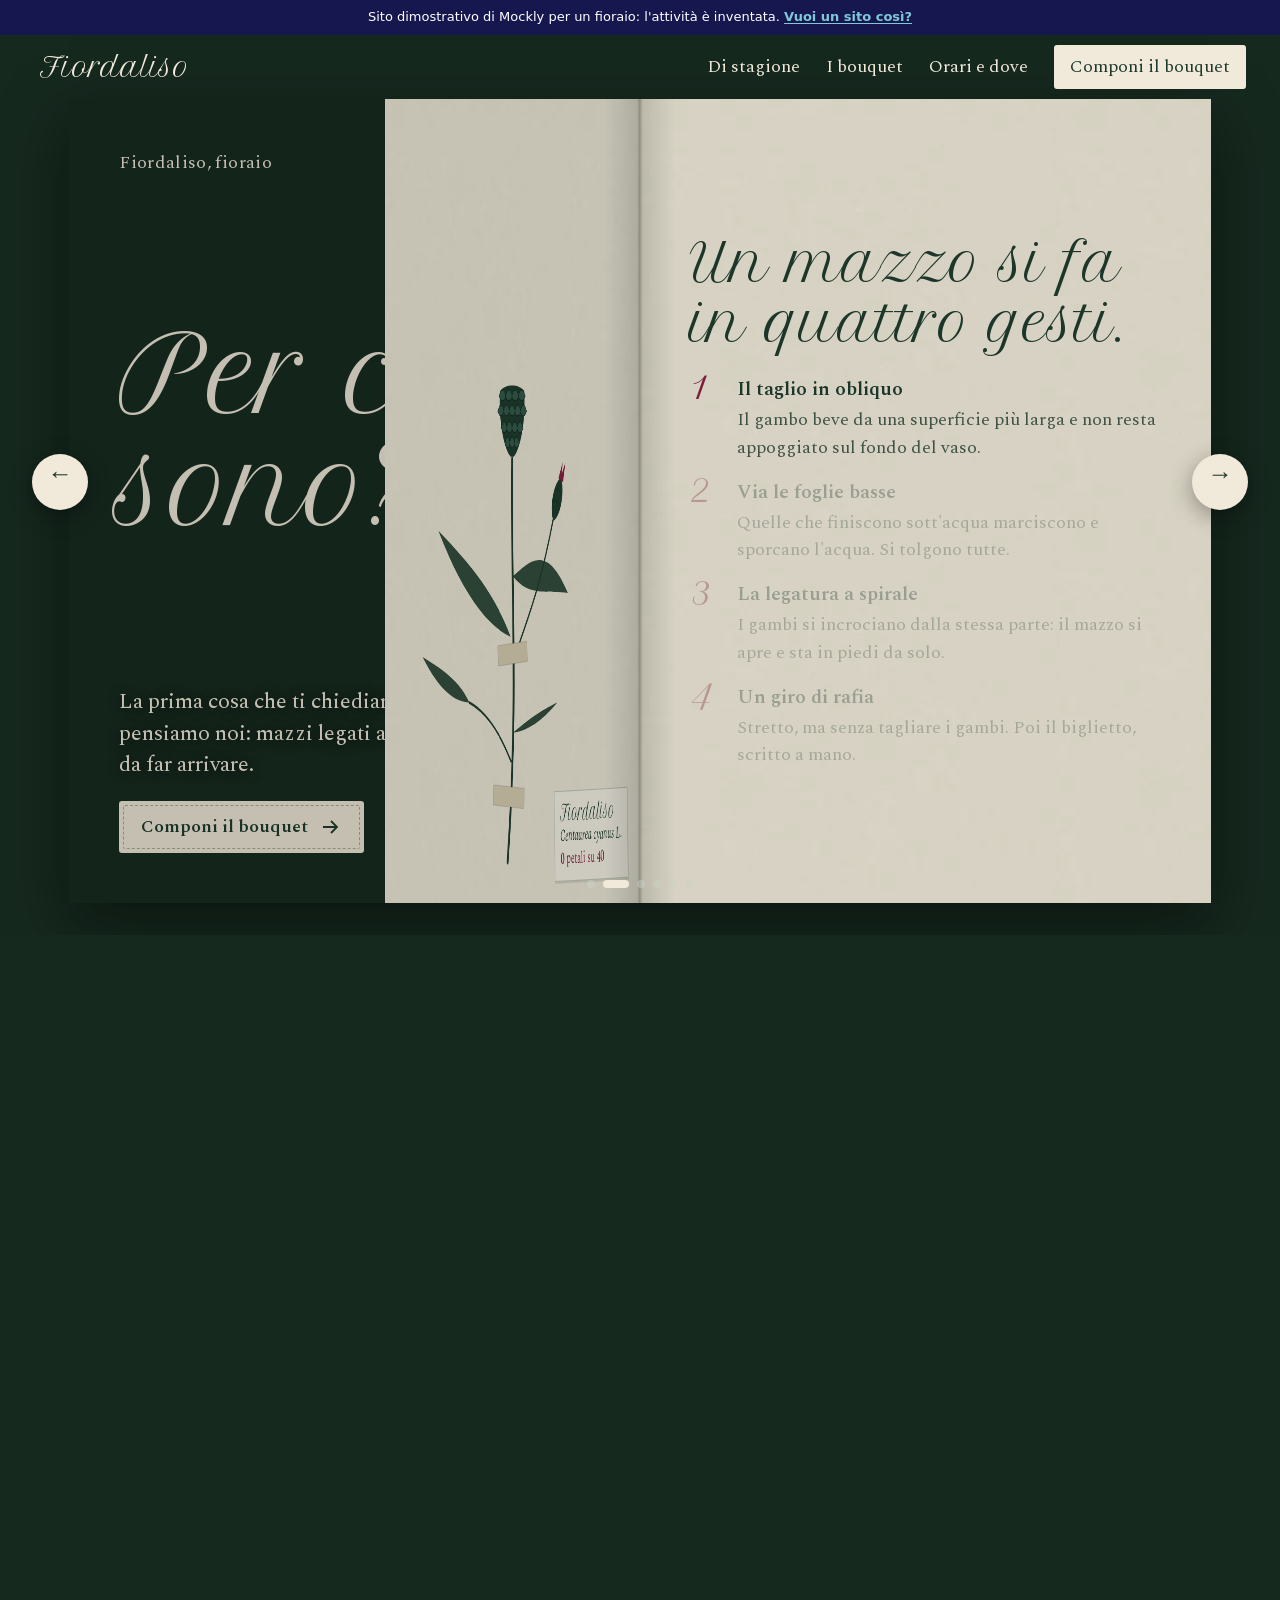
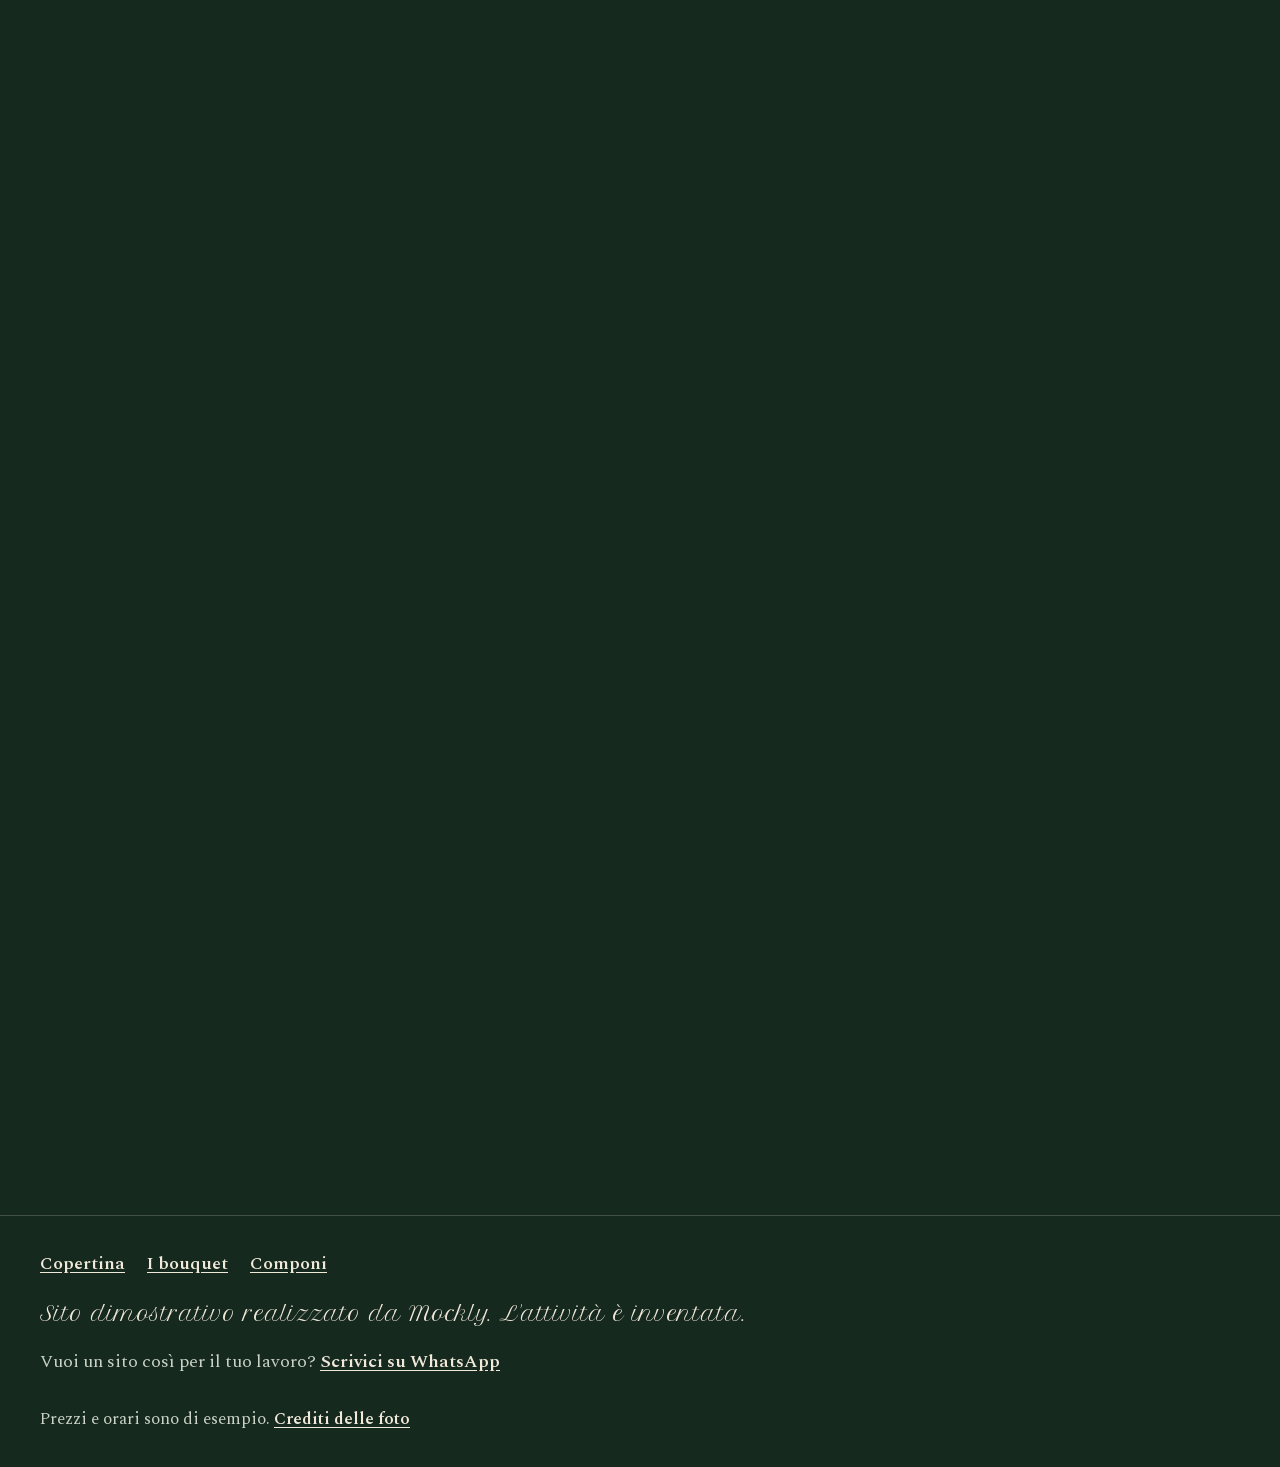
<file: index.html>
<!doctype html>
<html lang="it">
<head>
<meta charset="utf-8">
<meta name="viewport" content="width=device-width, initial-scale=1, viewport-fit=cover">
<title>Fiordaliso, fioraio · Per chi sono?</title>
<meta name="description" content="Fiordaliso, un fioraio inventato per una dimostrazione di Mockly: mazzi legati a mano, compositore del bouquet e biglietto scritto da te.">
<meta name="theme-color" content="#16291F">
<meta property="og:type" content="website">
<meta property="og:locale" content="it_IT">
<meta property="og:title" content="Fiordaliso, fioraio · Per chi sono?">
<meta property="og:description" content="Fiordaliso, un fioraio inventato per una dimostrazione di Mockly: mazzi legati a mano, compositore del bouquet e biglietto scritto da te.">
<meta property="og:image" content="assets/img/og.jpg">
<meta name="twitter:card" content="summary_large_image">
<link rel="icon" href="assets/img/icona.svg" type="image/svg+xml">
<link rel="apple-touch-icon" href="assets/img/icona-180.png">
<link rel="manifest" href="site.webmanifest">
<link rel="preload" href="assets/fonts/petit-formal-script-400.woff2" as="font" type="font/woff2" crossorigin>
<link rel="preload" href="assets/fonts/spectral-400.woff2" as="font" type="font/woff2" crossorigin>
<link rel="preload" as="image" href="assets/img/copertina-640.webp" imagesrcset="assets/img/copertina-640.webp 640w, assets/img/copertina-1080.webp 1080w, assets/img/copertina-1440.webp 1440w" imagesizes="(min-width:1024px) 50vw, 100vw" fetchpriority="high">
<link rel="stylesheet" href="assets/css/style.css">
<script src="assets/js/season.js"></script>
</head>
<body class="page-home">
<!-- Striscia Mockly: dice che questo è un sito dimostrativo -->
<div class="mockly-demo-bar" role="note"><p>Sito dimostrativo di Mockly per un fioraio: l'attività è inventata. <a href="https://mockly.it/">Vuoi un sito così?</a></p></div>
<script>(function(){var b=document.currentScript.previousElementSibling,h=[];function pad(){var c=getComputedStyle(document.body),t=parseFloat(c.paddingTop)||0;b.style.margin="-"+t+"px -"+(parseFloat(c.paddingRight)||0)+"px "+t+"px -"+(parseFloat(c.paddingLeft)||0)+"px";}function find(){pad();h=[].filter.call(document.body.querySelectorAll("*"),function(e){if(e===b||b.contains(e))return false;if(e.hasAttribute("data-mockly-bar"))return true;var s=getComputedStyle(e);if(s.position!=="fixed"||s.top!=="0px")return false;var r=e.getBoundingClientRect();if(r.height>20&&r.height<innerHeight*.5&&r.width>innerWidth*.5){e.setAttribute("data-mockly-bar","");return true;}return false;});move();}function move(){var t=Math.max(0,b.offsetHeight-scrollY)+"px";h.forEach(function(e){e.style.top=t;});}addEventListener("load",find);addEventListener("resize",find);addEventListener("scroll",move,{passive:true});if(document.readyState!=="loading")find();else document.addEventListener("DOMContentLoaded",find);})();</script>
<style>.mockly-demo-bar{position:relative;z-index:1;margin:0;padding:8px 16px;background:#16174F;color:#fff;font:500 13px/1.45 system-ui,-apple-system,"Segoe UI",Roboto,sans-serif;text-align:center;letter-spacing:0}.mockly-demo-bar p{margin:0;color:inherit;font:inherit}.mockly-demo-bar a{color:#7FC8D8;font-weight:600;text-decoration:underline;text-underline-offset:2px}.mockly-demo-bar a:focus-visible{outline:2px solid #7FC8D8;outline-offset:2px}</style>
<a class="skip" href="#main">Vai al contenuto</a>
<header class="topbar">
  <a class="brand" href="index.html" aria-current="page">Fiordaliso</a>
  <nav class="topnav" aria-label="Principale">
    <a href="index.html#stagione">Di stagione</a>
    <a href="bouquet.html">I bouquet</a>
    <a href="index.html#banco">Orari e dove</a>
    <a class="topnav__cta" href="ordina.html">Componi il bouquet</a>
  </nav>
  <button class="menu-btn" type="button" aria-expanded="false" aria-controls="menu" aria-label="Apri il menu"><span></span><span></span></button>
</header>
<div class="scrim" hidden></div>
<div class="menu" id="menu" role="dialog" aria-modal="true" aria-label="Menu" hidden>
  <button class="menu__close" type="button" aria-label="Chiudi il menu"><svg viewBox="0 0 24 24" width="24" height="24" aria-hidden="true"><path d="m5 5 14 14M19 5 5 19" fill="none" stroke="currentColor" stroke-width="1.8"/></svg></button>
  <p class="menu__tag">Indice dell'erbario</p>
  <ul class="menu__list">
    <li><a href="index.html"><span>Copertina</span></a></li>
    <li><a href="index.html#stagione"><span>Di stagione</span></a></li>
    <li><a href="bouquet.html"><span>I bouquet</span></a></li>
    <li><a href="ordina.html"><span>Componi il bouquet</span></a></li>
    <li><a href="index.html#banco"><span>Orari e dove</span></a></li>
  </ul>
  <p class="menu__foot">Sito dimostrativo: l'attività è inventata.</p>
</div>
<main id="main" data-book>
<section class="cover" aria-labelledby="titolo">
  <div class="cover__text" data-page data-spread="0">
    <p class="cover__who">Fiordaliso, fioraio</p>
    <h1 class="cover__title" id="titolo"><span class="ink" aria-hidden="true"><span class="ink__line">Per chi</span><span class="ink__line">sono?</span></span><span class="sr">Per chi sono?</span></h1>
    <p class="cover__lead">La prima cosa che ti chiediamo al banco. Al resto pensiamo noi: mazzi legati a mano, da ritirare o da far arrivare.</p>
    <a class="btn btn--light cover__cta" href="ordina.html">Componi il bouquet <svg viewBox="0 0 24 24" width="24" height="24" aria-hidden="true"><path d="M5 12h14m-6-6 6 6-6 6" fill="none" stroke="currentColor" stroke-width="1.8"/></svg></a>
  </div>
  <div class="cover__photo" data-page>
    <img class="cover__img" src="assets/img/copertina-640.webp" srcset="assets/img/copertina-640.webp 640w, assets/img/copertina-1080.webp 1080w, assets/img/copertina-1440.webp 1440w" sizes="(min-width:1024px) 50vw, 100vw" width="1440" height="1920" alt="Fiori rossi, rosa e viola appoggiati su un fondo verde scurissimo" fetchpriority="high">
    <p class="tag cover__tag"><span class="tag__hole"></span>Erbario, foglio 1<br><em>Fiori recisi, di stagione</em></p>
  </div>
</section>

<section class="bloom" id="fioritura" aria-labelledby="titolo-fioritura">
  <div class="bloom__sticky">
    <div class="bloom__plate" data-page data-spread="1" data-dwell="2.4">
      <svg class="flower" viewBox="0 0 600 900" role="img" aria-label="Disegno di un fiordaliso sul foglio d'erbario: scorrendo si apre petalo dopo petalo">
<g class="specimen">
<path class="stem" d="M300 400C296 560 318 680 288 880"/>
<path class="stem stem--thin" d="M304 640C340 590 372 560 410 470"/>
<path class="stem stem--thin" d="M297 760C262 720 226 700 186 690"/>
<path class="leaf" d="M302 540C344 524 390 498 448 560C404 556 346 566 302 540Z"/>
<path class="leaf" d="M296 612C240 600 172 566 104 486C176 520 250 556 296 612Z"/>
<path class="leaf" d="M186 690C150 690 106 676 62 636C112 650 160 664 186 690Z"/>
<path class="leaf" d="M302 726C344 710 374 700 420 690C380 712 340 724 302 726Z"/>
<g class="bud" transform="translate(410 472) rotate(22)"><path d="M0 2C-15 -8 -17 -38 0 -54C17 -38 15 -8 0 2Z" fill="var(--ink)"/><path d="M-6 -50L-3 -72L0 -58L4 -74L7 -50Z" fill="var(--season)"/><path d="M-11 -18q11 -11 22 0M-12 -32q12 -11 24 0" class="scale-line"/></g>
<rect class="tape" x="262" y="620" width="78" height="24" rx="1" transform="rotate(-4 300 632)"/>
<rect class="tape" x="250" y="790" width="82" height="24" rx="1" transform="rotate(3 290 802)"/>
</g>
<g transform="translate(300 318)"><g class="head"><g class="petal" data-a="-60.3" data-s="1.62" transform="rotate(-60.3) scale(1.62)"><path d="M-2 0C-3 -22 -5 -40 -9 -52Q-23.7 -78.1 -31.0 -97.7Q-17.9 -87.0 -12.6 -79.1Q-21.2 -101.6 -18.2 -115.1Q-5.4 -100.4 -3.6 -84.6Q-6.5 -108.7 -0.0 -127.5Q9.1 -105.3 6.1 -86.8Q6.6 -103.6 18.8 -114.0Q22.1 -94.6 15.0 -78.5Q18.4 -91.2 33.5 -94.5Q26.5 -71.4 8.4 -52.8C5 -38 3 -20 2 0Z" fill="var(--season-deep)"/><path d="M0 -6L-5 -62M0 -6L4 -64" class="vein"/></g><g class="petal" data-a="-46.5" data-s="1.54" transform="rotate(-46.5) scale(1.54)"><path d="M-2 0C-3 -22 -5 -40 -9 -52Q-24.2 -78.3 -30.0 -98.3Q-15.6 -86.0 -14.5 -80.9Q-18.8 -101.1 -15.6 -116.3Q-7.3 -98.6 -4.2 -86.7Q-8.2 -109.5 2.4 -125.2Q7.9 -104.8 5.8 -87.3Q8.9 -104.5 19.2 -115.2Q21.1 -94.3 13.9 -78.6Q17.3 -90.7 31.1 -96.7Q26.9 -71.1 8.4 -50.8C5 -38 3 -20 2 0Z" fill="var(--season-deep)"/><path d="M0 -6L-5 -62M0 -6L4 -64" class="vein"/></g><g class="petal" data-a="-32.0" data-s="1.59" transform="rotate(-32.0) scale(1.59)"><path d="M-2 0C-3 -22 -5 -40 -9 -52Q-23.9 -77.6 -32.2 -96.5Q-17.9 -87.7 -12.2 -80.5Q-20.6 -102.3 -18.2 -115.8Q-6.8 -98.7 -5.4 -86.1Q-5.6 -109.0 1.2 -124.9Q8.0 -105.0 8.2 -85.0Q7.2 -104.4 19.7 -113.7Q21.1 -93.6 16.1 -78.7Q18.3 -91.7 30.6 -94.6Q24.7 -71.4 8.3 -51.0C5 -38 3 -20 2 0Z" fill="var(--season-deep)"/><path d="M0 -6L-5 -62M0 -6L4 -64" class="vein"/></g><g class="petal" data-a="-14.3" data-s="1.58" transform="rotate(-14.3) scale(1.58)"><path d="M-2 0C-3 -22 -5 -40 -9 -52Q-26.0 -77.3 -32.3 -98.8Q-16.8 -85.9 -12.7 -80.7Q-18.7 -101.9 -18.5 -116.7Q-6.2 -100.3 -6.0 -86.4Q-6.8 -110.1 0.6 -124.8Q10.4 -103.5 7.6 -85.7Q6.9 -104.9 17.6 -113.8Q22.6 -93.6 13.6 -78.6Q18.4 -89.8 31.5 -94.5Q24.2 -71.9 9.7 -50.8C5 -38 3 -20 2 0Z" fill="var(--season-deep)"/><path d="M0 -6L-5 -62M0 -6L4 -64" class="vein"/></g><g class="petal" data-a="1.7" data-s="1.65" transform="rotate(1.7) scale(1.65)"><path d="M-2 0C-3 -22 -5 -40 -9 -52Q-24.1 -76.8 -31.4 -97.4Q-15.8 -85.9 -13.2 -79.1Q-18.9 -100.8 -16.6 -116.4Q-5.8 -98.7 -6.3 -85.6Q-5.5 -107.9 1.7 -126.3Q9.7 -103.8 6.8 -85.0Q6.8 -102.7 17.6 -114.7Q21.9 -95.8 15.6 -79.0Q18.8 -89.2 31.3 -97.5Q24.9 -71.5 8.1 -53.0C5 -38 3 -20 2 0Z" fill="var(--season-deep)"/><path d="M0 -6L-5 -62M0 -6L4 -64" class="vein"/></g><g class="petal" data-a="17.8" data-s="1.64" transform="rotate(17.8) scale(1.64)"><path d="M-2 0C-3 -22 -5 -40 -9 -52Q-25.2 -76.8 -31.5 -97.5Q-17.9 -87.2 -12.1 -78.8Q-18.9 -101.3 -16.8 -116.6Q-7.1 -99.0 -4.0 -85.0Q-6.4 -107.6 0.3 -127.0Q8.9 -104.7 6.1 -86.3Q8.4 -103.5 18.4 -114.0Q23.4 -95.1 13.7 -80.4Q19.6 -91.9 32.6 -95.8Q24.9 -71.1 7.6 -53.1C5 -38 3 -20 2 0Z" fill="var(--season-deep)"/><path d="M0 -6L-5 -62M0 -6L4 -64" class="vein"/></g><g class="petal" data-a="29.7" data-s="1.53" transform="rotate(29.7) scale(1.53)"><path d="M-2 0C-3 -22 -5 -40 -9 -52Q-24.0 -78.8 -32.1 -99.4Q-16.6 -87.2 -12.6 -79.5Q-19.1 -99.6 -16.4 -116.9Q-6.1 -100.0 -6.5 -86.1Q-6.4 -110.0 0.3 -126.5Q9.6 -103.9 7.3 -85.2Q7.7 -102.6 20.2 -116.2Q23.3 -94.3 13.9 -79.1Q18.9 -89.3 31.6 -95.8Q26.6 -71.1 10.3 -52.1C5 -38 3 -20 2 0Z" fill="var(--season-deep)"/><path d="M0 -6L-5 -62M0 -6L4 -64" class="vein"/></g><g class="petal" data-a="46.1" data-s="1.56" transform="rotate(46.1) scale(1.56)"><path d="M-2 0C-3 -22 -5 -40 -9 -52Q-24.3 -77.0 -30.6 -97.3Q-17.9 -85.8 -11.6 -78.6Q-19.9 -100.1 -17.5 -114.8Q-4.9 -99.5 -6.3 -86.2Q-6.8 -108.2 1.0 -127.4Q9.9 -105.3 7.9 -87.0Q7.5 -102.6 17.9 -116.1Q22.0 -94.3 16.0 -78.4Q19.8 -90.5 33.3 -97.2Q24.7 -71.9 8.4 -51.3C5 -38 3 -20 2 0Z" fill="var(--season-deep)"/><path d="M0 -6L-5 -62M0 -6L4 -64" class="vein"/></g><g class="petal" data-a="61.0" data-s="1.62" transform="rotate(61.0) scale(1.62)"><path d="M-2 0C-3 -22 -5 -40 -9 -52Q-24.0 -77.8 -31.6 -98.4Q-16.0 -85.8 -13.9 -78.9Q-18.6 -100.9 -16.8 -116.9Q-5.9 -99.0 -4.7 -87.4Q-5.6 -109.0 0.7 -125.1Q9.2 -104.0 7.6 -87.3Q8.1 -103.8 20.4 -113.7Q21.3 -95.1 13.9 -79.2Q19.4 -89.3 31.9 -96.5Q24.6 -71.6 10.3 -53.1C5 -38 3 -20 2 0Z" fill="var(--season-deep)"/><path d="M0 -6L-5 -62M0 -6L4 -64" class="vein"/></g><g class="petal" data-a="-94.0" data-s="1.41" transform="rotate(-94.0) scale(1.41)"><path d="M-2 0C-3 -22 -5 -40 -9 -52Q-25.9 -78.8 -30.4 -98.5Q-17.4 -86.6 -14.2 -79.3Q-21.1 -101.0 -17.7 -116.9Q-5.9 -99.2 -5.4 -86.3Q-6.9 -110.0 0.1 -125.6Q9.4 -103.9 8.1 -85.7Q9.1 -104.3 19.7 -114.1Q23.2 -95.6 14.4 -77.7Q17.7 -89.0 33.2 -97.1Q24.7 -71.3 8.3 -53.2C5 -38 3 -20 2 0Z" fill="var(--season)"/><path d="M0 -6L-5 -62M0 -6L4 -64" class="vein"/></g><g class="petal" data-a="-72.3" data-s="1.48" transform="rotate(-72.3) scale(1.48)"><path d="M-2 0C-3 -22 -5 -40 -9 -52Q-24.1 -79.1 -31.3 -97.4Q-18.4 -87.9 -12.5 -78.8Q-18.6 -102.2 -17.0 -115.2Q-6.0 -98.4 -5.9 -87.3Q-8.2 -110.4 1.2 -126.0Q9.2 -105.1 6.1 -86.9Q9.0 -102.0 20.3 -116.2Q20.7 -93.6 14.9 -78.2Q18.0 -90.6 32.0 -96.2Q25.8 -73.5 9.6 -51.0C5 -38 3 -20 2 0Z" fill="var(--season)"/><path d="M0 -6L-5 -62M0 -6L4 -64" class="vein"/></g><g class="petal" data-a="-55.6" data-s="1.48" transform="rotate(-55.6) scale(1.48)"><path d="M-2 0C-3 -22 -5 -40 -9 -52Q-24.3 -78.3 -31.9 -99.0Q-17.0 -88.5 -11.8 -79.1Q-19.4 -99.9 -16.6 -116.3Q-5.7 -99.0 -3.6 -85.1Q-7.7 -107.8 1.7 -125.2Q9.9 -104.3 8.2 -84.9Q8.6 -102.7 19.8 -115.3Q22.7 -96.3 14.5 -79.1Q17.0 -90.9 32.4 -95.6Q24.7 -70.7 9.5 -52.5C5 -38 3 -20 2 0Z" fill="var(--season)"/><path d="M0 -6L-5 -62M0 -6L4 -64" class="vein"/></g><g class="petal" data-a="-30.9" data-s="1.50" transform="rotate(-30.9) scale(1.50)"><path d="M-2 0C-3 -22 -5 -40 -9 -52Q-24.9 -78.3 -29.5 -97.6Q-16.4 -86.2 -11.6 -81.4Q-19.7 -100.3 -17.7 -116.3Q-7.3 -99.9 -5.4 -87.2Q-7.7 -107.8 1.2 -126.0Q10.4 -103.8 8.5 -85.6Q8.9 -104.8 19.3 -114.2Q20.6 -93.7 14.0 -79.1Q17.5 -90.5 32.3 -97.3Q26.8 -72.2 9.1 -51.7C5 -38 3 -20 2 0Z" fill="var(--season)"/><path d="M0 -6L-5 -62M0 -6L4 -64" class="vein"/></g><g class="petal" data-a="-11.6" data-s="1.46" transform="rotate(-11.6) scale(1.46)"><path d="M-2 0C-3 -22 -5 -40 -9 -52Q-24.5 -77.8 -31.6 -97.4Q-17.6 -88.5 -13.8 -81.4Q-21.0 -100.2 -17.3 -114.8Q-5.3 -100.3 -3.5 -84.7Q-8.3 -107.8 0.8 -126.1Q10.4 -104.8 7.1 -84.7Q8.7 -103.6 20.4 -114.0Q22.3 -96.2 15.4 -79.1Q17.6 -91.8 32.1 -97.1Q25.3 -71.5 8.9 -52.7C5 -38 3 -20 2 0Z" fill="var(--season)"/><path d="M0 -6L-5 -62M0 -6L4 -64" class="vein"/></g><g class="petal" data-a="11.2" data-s="1.48" transform="rotate(11.2) scale(1.48)"><path d="M-2 0C-3 -22 -5 -40 -9 -52Q-24.2 -77.9 -29.5 -96.6Q-16.3 -87.8 -14.2 -78.8Q-19.1 -100.6 -17.4 -116.7Q-5.4 -98.8 -4.7 -85.6Q-6.2 -109.9 0.2 -124.6Q10.2 -102.9 5.6 -87.3Q7.3 -103.7 19.4 -116.2Q22.1 -96.3 13.8 -78.5Q18.7 -90.1 31.6 -96.1Q24.6 -72.5 9.7 -51.0C5 -38 3 -20 2 0Z" fill="var(--season)"/><path d="M0 -6L-5 -62M0 -6L4 -64" class="vein"/></g><g class="petal" data-a="29.0" data-s="1.43" transform="rotate(29.0) scale(1.43)"><path d="M-2 0C-3 -22 -5 -40 -9 -52Q-24.1 -77.6 -30.2 -98.9Q-17.2 -87.7 -12.1 -80.4Q-19.5 -99.5 -17.5 -115.9Q-5.3 -97.7 -5.2 -86.4Q-8.2 -107.9 -0.3 -127.3Q9.2 -104.0 7.6 -86.6Q8.8 -104.8 18.1 -114.5Q20.7 -95.6 15.7 -78.4Q17.8 -91.6 31.6 -95.3Q25.1 -73.1 9.6 -51.8C5 -38 3 -20 2 0Z" fill="var(--season)"/><path d="M0 -6L-5 -62M0 -6L4 -64" class="vein"/></g><g class="petal" data-a="56.3" data-s="1.57" transform="rotate(56.3) scale(1.57)"><path d="M-2 0C-3 -22 -5 -40 -9 -52Q-23.8 -78.2 -30.1 -98.6Q-17.5 -87.3 -11.7 -78.8Q-20.8 -101.4 -17.4 -116.4Q-6.3 -99.3 -5.9 -85.8Q-6.1 -108.9 2.0 -125.8Q8.0 -103.2 8.1 -86.7Q6.6 -103.5 19.1 -114.8Q23.4 -94.5 15.9 -80.3Q18.6 -89.6 30.8 -97.3Q26.2 -70.8 7.8 -51.6C5 -38 3 -20 2 0Z" fill="var(--season)"/><path d="M0 -6L-5 -62M0 -6L4 -64" class="vein"/></g><g class="petal" data-a="72.2" data-s="1.53" transform="rotate(72.2) scale(1.53)"><path d="M-2 0C-3 -22 -5 -40 -9 -52Q-24.6 -78.8 -31.8 -97.2Q-16.9 -86.2 -13.3 -80.5Q-18.6 -100.5 -17.0 -115.9Q-5.3 -98.4 -3.8 -86.3Q-6.0 -108.5 2.1 -125.1Q10.0 -102.8 8.4 -85.6Q8.1 -102.9 19.9 -115.2Q21.8 -96.1 15.7 -77.5Q18.1 -91.5 31.1 -96.2Q24.9 -70.6 7.7 -52.6C5 -38 3 -20 2 0Z" fill="var(--season)"/><path d="M0 -6L-5 -62M0 -6L4 -64" class="vein"/></g><g class="petal" data-a="93.3" data-s="1.52" transform="rotate(93.3) scale(1.52)"><path d="M-2 0C-3 -22 -5 -40 -9 -52Q-24.2 -79.0 -32.3 -98.1Q-16.7 -85.8 -14.4 -81.2Q-20.9 -101.8 -17.8 -115.3Q-5.7 -99.8 -5.9 -86.7Q-8.0 -108.2 0.4 -125.9Q10.0 -104.1 6.3 -84.8Q9.2 -104.0 19.1 -113.6Q21.9 -95.8 13.6 -77.7Q19.4 -90.8 32.1 -96.0Q24.8 -70.5 9.5 -52.8C5 -38 3 -20 2 0Z" fill="var(--season)"/><path d="M0 -6L-5 -62M0 -6L4 -64" class="vein"/></g><g class="petal" data-a="-73.4" data-s="1.21" transform="rotate(-73.4) scale(1.21)"><path d="M-2 0C-3 -22 -5 -40 -9 -52Q-25.4 -77.1 -30.4 -97.7Q-18.0 -88.0 -13.5 -80.7Q-18.9 -101.0 -16.6 -114.5Q-6.7 -98.9 -6.0 -85.2Q-8.5 -108.0 2.0 -125.0Q7.7 -104.7 7.6 -87.2Q7.9 -103.6 20.4 -114.7Q23.1 -95.6 15.9 -79.2Q19.8 -91.7 33.0 -96.9Q25.6 -71.9 8.0 -51.0C5 -38 3 -20 2 0Z" fill="var(--season-mid)"/><path d="M0 -6L-5 -62M0 -6L4 -64" class="vein"/></g><g class="petal" data-a="-48.0" data-s="1.19" transform="rotate(-48.0) scale(1.19)"><path d="M-2 0C-3 -22 -5 -40 -9 -52Q-26.3 -78.6 -31.1 -97.4Q-17.4 -86.4 -14.2 -80.3Q-20.1 -99.6 -16.0 -115.5Q-7.5 -99.4 -4.4 -86.8Q-6.8 -109.1 -0.5 -124.5Q9.9 -104.9 7.3 -86.6Q7.6 -103.4 18.4 -115.5Q21.7 -94.5 14.3 -79.9Q19.2 -91.0 33.3 -95.8Q26.2 -72.5 10.0 -53.2C5 -38 3 -20 2 0Z" fill="var(--season-mid)"/><path d="M0 -6L-5 -62M0 -6L4 -64" class="vein"/></g><g class="petal" data-a="-25.8" data-s="1.16" transform="rotate(-25.8) scale(1.16)"><path d="M-2 0C-3 -22 -5 -40 -9 -52Q-24.5 -77.4 -32.0 -98.3Q-16.0 -86.7 -14.2 -80.8Q-21.0 -102.1 -17.3 -117.3Q-4.7 -99.2 -5.0 -85.6Q-6.2 -108.0 0.7 -126.5Q8.7 -105.5 6.7 -85.4Q9.4 -102.6 19.5 -114.7Q20.6 -95.5 14.5 -78.5Q17.3 -90.9 32.0 -95.1Q26.5 -71.7 8.0 -51.2C5 -38 3 -20 2 0Z" fill="var(--season-mid)"/><path d="M0 -6L-5 -62M0 -6L4 -64" class="vein"/></g><g class="petal" data-a="2.8" data-s="1.22" transform="rotate(2.8) scale(1.22)"><path d="M-2 0C-3 -22 -5 -40 -9 -52Q-25.4 -78.0 -32.1 -97.4Q-15.5 -87.0 -12.4 -79.0Q-20.9 -99.7 -16.6 -116.9Q-7.3 -99.8 -4.8 -85.4Q-7.5 -107.7 0.6 -126.1Q7.9 -102.6 5.9 -84.8Q8.1 -103.3 19.2 -115.7Q23.2 -93.5 16.0 -78.7Q17.4 -89.5 31.4 -94.8Q24.7 -71.8 10.0 -52.9C5 -38 3 -20 2 0Z" fill="var(--season-mid)"/><path d="M0 -6L-5 -62M0 -6L4 -64" class="vein"/></g><g class="petal" data-a="23.7" data-s="1.16" transform="rotate(23.7) scale(1.16)"><path d="M-2 0C-3 -22 -5 -40 -9 -52Q-26.4 -79.0 -29.5 -96.7Q-16.5 -87.6 -12.5 -79.3Q-20.4 -100.7 -16.1 -117.5Q-6.9 -99.1 -6.1 -86.3Q-6.8 -110.0 1.1 -126.7Q9.2 -104.5 7.4 -87.4Q8.5 -104.6 20.4 -114.7Q21.9 -95.3 15.4 -78.4Q19.3 -89.7 32.0 -94.5Q26.5 -70.9 8.7 -52.2C5 -38 3 -20 2 0Z" fill="var(--season-mid)"/><path d="M0 -6L-5 -62M0 -6L4 -64" class="vein"/></g><g class="petal" data-a="47.1" data-s="1.27" transform="rotate(47.1) scale(1.27)"><path d="M-2 0C-3 -22 -5 -40 -9 -52Q-24.9 -77.9 -31.2 -96.8Q-17.5 -88.3 -12.3 -78.8Q-19.3 -100.7 -16.2 -116.6Q-5.7 -100.3 -6.1 -86.2Q-7.0 -109.3 -0.3 -125.4Q9.1 -104.8 6.4 -86.3Q7.2 -104.8 20.2 -113.6Q22.5 -93.9 14.8 -78.1Q17.7 -89.8 32.2 -94.8Q24.3 -71.1 7.9 -51.9C5 -38 3 -20 2 0Z" fill="var(--season-mid)"/><path d="M0 -6L-5 -62M0 -6L4 -64" class="vein"/></g><g class="petal" data-a="73.2" data-s="1.15" transform="rotate(73.2) scale(1.15)"><path d="M-2 0C-3 -22 -5 -40 -9 -52Q-25.8 -78.6 -31.5 -99.3Q-15.8 -86.1 -13.3 -80.4Q-19.7 -102.4 -18.4 -114.8Q-6.6 -99.0 -3.7 -84.6Q-7.1 -109.9 0.4 -124.7Q10.2 -104.9 8.0 -86.4Q7.9 -104.5 20.1 -113.5Q21.1 -94.6 14.1 -77.9Q17.2 -91.7 32.7 -96.6Q26.7 -70.9 9.6 -53.1C5 -38 3 -20 2 0Z" fill="var(--season-mid)"/><path d="M0 -6L-5 -62M0 -6L4 -64" class="vein"/></g><g class="petal" data-a="-34.6" data-s="0.96" transform="rotate(-34.6) scale(0.96)"><path d="M-2 0C-3 -22 -5 -40 -9 -52Q-25.2 -79.3 -31.8 -98.6Q-16.4 -87.9 -14.0 -80.8Q-19.5 -100.1 -17.4 -115.5Q-4.8 -98.7 -5.8 -86.6Q-5.7 -108.5 0.3 -125.6Q7.8 -102.6 6.8 -85.9Q8.1 -104.9 19.3 -115.6Q21.3 -94.1 13.8 -79.6Q19.3 -91.3 31.3 -95.9Q24.6 -70.8 10.5 -53.4C5 -38 3 -20 2 0Z" fill="var(--season)"/><path d="M0 -6L-5 -62M0 -6L4 -64" class="vein"/></g><g class="petal" data-a="-18.3" data-s="0.94" transform="rotate(-18.3) scale(0.94)"><path d="M-2 0C-3 -22 -5 -40 -9 -52Q-25.3 -76.7 -31.0 -99.0Q-16.8 -86.6 -13.4 -79.5Q-19.2 -100.9 -17.0 -115.0Q-5.4 -98.9 -3.6 -87.0Q-6.2 -110.0 1.3 -126.8Q8.8 -103.2 7.9 -85.1Q7.2 -103.5 18.2 -114.8Q22.0 -96.4 15.3 -78.4Q18.7 -89.4 31.0 -97.0Q24.1 -72.0 8.8 -52.2C5 -38 3 -20 2 0Z" fill="var(--season)"/><path d="M0 -6L-5 -62M0 -6L4 -64" class="vein"/></g><g class="petal" data-a="-1.7" data-s="0.95" transform="rotate(-1.7) scale(0.95)"><path d="M-2 0C-3 -22 -5 -40 -9 -52Q-26.3 -76.8 -30.8 -97.9Q-16.1 -87.8 -14.1 -80.6Q-21.4 -101.6 -16.6 -115.9Q-6.7 -98.7 -6.2 -85.0Q-8.0 -109.7 -0.0 -125.4Q10.0 -103.1 5.7 -86.3Q7.6 -104.4 20.4 -116.4Q22.0 -94.2 16.5 -80.1Q18.4 -89.8 30.6 -96.8Q26.7 -73.1 8.7 -52.6C5 -38 3 -20 2 0Z" fill="var(--season)"/><path d="M0 -6L-5 -62M0 -6L4 -64" class="vein"/></g><g class="petal" data-a="17.5" data-s="0.87" transform="rotate(17.5) scale(0.87)"><path d="M-2 0C-3 -22 -5 -40 -9 -52Q-26.4 -76.5 -30.2 -97.3Q-17.8 -87.7 -12.8 -80.8Q-20.1 -99.7 -17.4 -116.5Q-4.6 -98.7 -6.4 -86.3Q-6.6 -110.3 0.5 -125.4Q10.1 -103.7 8.2 -86.1Q7.7 -102.5 18.6 -114.2Q21.1 -95.5 14.1 -78.9Q17.5 -91.4 31.1 -96.1Q24.9 -72.2 10.5 -51.5C5 -38 3 -20 2 0Z" fill="var(--season)"/><path d="M0 -6L-5 -62M0 -6L4 -64" class="vein"/></g><g class="petal" data-a="38.5" data-s="0.89" transform="rotate(38.5) scale(0.89)"><path d="M-2 0C-3 -22 -5 -40 -9 -52Q-25.4 -79.3 -30.4 -98.4Q-17.7 -88.4 -14.0 -80.7Q-20.3 -99.7 -16.4 -116.7Q-6.4 -100.0 -3.7 -86.4Q-6.2 -108.3 2.2 -127.4Q8.5 -104.3 5.7 -84.9Q7.5 -102.7 19.1 -116.3Q21.7 -95.8 13.6 -80.0Q18.8 -91.9 31.4 -96.2Q25.6 -73.1 9.6 -52.7C5 -38 3 -20 2 0Z" fill="var(--season)"/><path d="M0 -6L-5 -62M0 -6L4 -64" class="vein"/></g><g class="petal" data-a="-47.1" data-s="0.50" transform="rotate(-47.1) scale(0.50)"><path d="M-3 0C-5 -20 -7 -36 -5 -56L-1 -46L2 -62L5 -46C6 -30 4 -14 3 0Z" fill="var(--season-dark)"/></g><g class="petal" data-a="-35.3" data-s="0.60" transform="rotate(-35.3) scale(0.60)"><path d="M-3 0C-5 -20 -7 -36 -5 -56L-1 -46L2 -62L5 -46C6 -30 4 -14 3 0Z" fill="var(--season-dark)"/></g><g class="petal" data-a="-25.4" data-s="0.50" transform="rotate(-25.4) scale(0.50)"><path d="M-3 0C-5 -20 -7 -36 -5 -56L-1 -46L2 -62L5 -46C6 -30 4 -14 3 0Z" fill="var(--season-dark)"/></g><g class="petal" data-a="-13.2" data-s="0.60" transform="rotate(-13.2) scale(0.60)"><path d="M-3 0C-5 -20 -7 -36 -5 -56L-1 -46L2 -62L5 -46C6 -30 4 -14 3 0Z" fill="var(--season-dark)"/></g><g class="petal" data-a="-0.9" data-s="0.50" transform="rotate(-0.9) scale(0.50)"><path d="M-3 0C-5 -20 -7 -36 -5 -56L-1 -46L2 -62L5 -46C6 -30 4 -14 3 0Z" fill="var(--season-dark)"/></g><g class="petal" data-a="12.9" data-s="0.60" transform="rotate(12.9) scale(0.60)"><path d="M-3 0C-5 -20 -7 -36 -5 -56L-1 -46L2 -62L5 -46C6 -30 4 -14 3 0Z" fill="var(--season-dark)"/></g><g class="petal" data-a="23.6" data-s="0.50" transform="rotate(23.6) scale(0.50)"><path d="M-3 0C-5 -20 -7 -36 -5 -56L-1 -46L2 -62L5 -46C6 -30 4 -14 3 0Z" fill="var(--season-dark)"/></g><g class="petal" data-a="35.5" data-s="0.60" transform="rotate(35.5) scale(0.60)"><path d="M-3 0C-5 -20 -7 -36 -5 -56L-1 -46L2 -62L5 -46C6 -30 4 -14 3 0Z" fill="var(--season-dark)"/></g><g class="petal" data-a="49.5" data-s="0.50" transform="rotate(49.5) scale(0.50)"><path d="M-3 0C-5 -20 -7 -36 -5 -56L-1 -46L2 -62L5 -46C6 -30 4 -14 3 0Z" fill="var(--season-dark)"/></g></g></g>
<g class="cup" transform="translate(300 314)"><path d="M-32 6C-37 44 -20 76 -4 84L4 84C20 76 37 44 32 6C20 -3 -20 -3 -32 6Z" fill="var(--ink)"/><g class="cup-scales"><path d="M-35.0 12q9.5 -16 19.0 0q-9.5 11 -19.0 0z"/><path d="M-18.0 12q9.5 -16 19.0 0q-9.5 11 -19.0 0z"/><path d="M-1.0 12q9.5 -16 19.0 0q-9.5 11 -19.0 0z"/><path d="M16.0 12q9.5 -16 19.0 0q-9.5 11 -19.0 0z"/><path d="M-38.5 30q8.5 -16 17.0 0q-8.5 11 -17.0 0z"/><path d="M-23.5 30q8.5 -16 17.0 0q-8.5 11 -17.0 0z"/><path d="M-8.5 30q8.5 -16 17.0 0q-8.5 11 -17.0 0z"/><path d="M6.5 30q8.5 -16 17.0 0q-8.5 11 -17.0 0z"/><path d="M21.5 30q8.5 -16 17.0 0q-8.5 11 -17.0 0z"/><path d="M-29.0 50q8.0 -16 16.0 0q-8.0 11 -16.0 0z"/><path d="M-15.0 50q8.0 -16 16.0 0q-8.0 11 -16.0 0z"/><path d="M-1.0 50q8.0 -16 16.0 0q-8.0 11 -16.0 0z"/><path d="M13.0 50q8.0 -16 16.0 0q-8.0 11 -16.0 0z"/><path d="M-19.0 68q7.0 -16 14.0 0q-7.0 11 -14.0 0z"/><path d="M-7.0 68q7.0 -16 14.0 0q-7.0 11 -14.0 0z"/><path d="M5.0 68q7.0 -16 14.0 0q-7.0 11 -14.0 0z"/></g></g>
</svg>
      <p class="plate-label"><span class="plate-label__name">Fiordaliso</span><em>Centaurea cyanus L.</em><span class="plate-label__count" aria-hidden="true"><b data-petals>0</b> petali su 40</span></p>
    </div>
    <div class="bloom__text" data-page>
      <h2 id="titolo-fioritura">Un mazzo si fa in quattro gesti.</h2>
      <ol class="gestures">
<li class="gesture" data-step="0"><span class="gesture__n">1</span><h3>Il taglio in obliquo</h3><p>Il gambo beve da una superficie più larga e non resta appoggiato sul fondo del vaso.</p></li>
<li class="gesture" data-step="1"><span class="gesture__n">2</span><h3>Via le foglie basse</h3><p>Quelle che finiscono sott'acqua marciscono e sporcano l'acqua. Si tolgono tutte.</p></li>
<li class="gesture" data-step="2"><span class="gesture__n">3</span><h3>La legatura a spirale</h3><p>I gambi si incrociano dalla stessa parte: il mazzo si apre e sta in piedi da solo.</p></li>
<li class="gesture" data-step="3"><span class="gesture__n">4</span><h3>Un giro di rafia</h3><p>Stretto, ma senza tagliare i gambi. Poi il biglietto, scritto a mano.</p></li>
      </ol>
    </div>
  </div>
</section>

<section class="season" id="stagione" aria-labelledby="titolo-stagione">
  <div class="season__head" data-page data-spread="2" data-dwell=".5">
    <p class="kicker" data-month>Al banco adesso</p>
    <h2 id="titolo-stagione">Non tutto c'è tutto l'anno.</h2>
    <p>Lavoriamo con quello che la stagione porta. Prova a cambiarla: cambia il banco, e cambia anche il colore di questo erbario.</p>
    <div class="seasons" role="group" aria-label="Scegli la stagione">
      <button type="button" data-set-season="primavera">Primavera</button>
      <button type="button" data-set-season="estate">Estate</button>
      <button type="button" data-set-season="autunno">Autunno</button>
      <button type="button" data-set-season="inverno">Inverno</button>
    </div>
  </div>
  <div class="season__sheets" data-page>
    <ul class="sheets" data-sheets tabindex="0" aria-label="Fogli dei fiori di stagione: scorri di lato">
<li class="sheet" data-season-item="primavera">
  <button class="sheet__inner" type="button" aria-pressed="false" aria-label="Anemone: gira il foglio per il consiglio del banco">
    <span class="sheet__face sheet__face--front">
      <span class="tipped"><img src="assets/img/f-anemone-360.webp" srcset="assets/img/f-anemone-360.webp 360w, assets/img/f-anemone-720.webp 720w" sizes="(min-width:1024px) 320px, 76vw" width="720" height="900" alt="Fiori di anemone bianchi, rossi e viola visti da vicino" loading="lazy" decoding="async"></span>
      <span class="sheet__name">Anemone</span>
      <em class="sheet__latin">Anemone coronaria L.</em>
      <span class="sheet__note">Apre di giorno e si chiude la sera. Tienila al fresco.</span>
      <span class="sheet__turn">Gira il foglio</span>
    </span>
    <span class="sheet__face sheet__face--back">
      <span class="sheet__tag">Dal banco</span>
      <span class="sheet__tip">Acqua poca e pulita: il gambo è cavo e marcisce in fretta.</span>
      <span class="sheet__turn">Torna al fiore</span>
    </span>
  </button>
  <a class="sheet__add" href="ordina.html?fiore=anemone">Mettilo nel mazzo</a>
</li>
<li class="sheet" data-season-item="primavera">
  <button class="sheet__inner" type="button" aria-pressed="false" aria-label="Peonia: gira il foglio per il consiglio del banco">
    <span class="sheet__face sheet__face--front">
      <span class="tipped"><img src="assets/img/f-peonia-360.webp" srcset="assets/img/f-peonia-360.webp 360w, assets/img/f-peonia-720.webp 720w" sizes="(min-width:1024px) 320px, 76vw" width="720" height="900" alt="Peonie rosa e viola su fondo nero" loading="lazy" decoding="async"></span>
      <span class="sheet__name">Peonia</span>
      <em class="sheet__latin">Paeonia lactiflora Pall.</em>
      <span class="sheet__note">Comprala in boccio: si apre in casa, in due o tre giorni.</span>
      <span class="sheet__turn">Gira il foglio</span>
    </span>
    <span class="sheet__face sheet__face--back">
      <span class="sheet__tag">Dal banco</span>
      <span class="sheet__tip">Se il boccio è appiccicoso, passa un dito bagnato: non è un difetto.</span>
      <span class="sheet__turn">Torna al fiore</span>
    </span>
  </button>
  <a class="sheet__add" href="ordina.html?fiore=peonia">Mettilo nel mazzo</a>
</li>
<li class="sheet" data-season-item="primavera">
  <button class="sheet__inner" type="button" aria-pressed="false" aria-label="Fiordaliso: gira il foglio per il consiglio del banco">
    <span class="sheet__face sheet__face--front">
      <span class="tipped"><img src="assets/img/f-fiordaliso-360.webp" srcset="assets/img/f-fiordaliso-360.webp 360w, assets/img/f-fiordaliso-720.webp 720w" sizes="(min-width:1024px) 320px, 76vw" width="720" height="900" alt="Fiordalisi blu in un prato" loading="lazy" decoding="async"></span>
      <span class="sheet__name">Fiordaliso</span>
      <em class="sheet__latin">Centaurea cyanus L.</em>
      <span class="sheet__note">Il fiore del nostro nome. Dura una settimana, poi si secca bello.</span>
      <span class="sheet__turn">Gira il foglio</span>
    </span>
    <span class="sheet__face sheet__face--back">
      <span class="sheet__tag">Dal banco</span>
      <span class="sheet__tip">Lascialo appeso a testa in giù: tiene il colore.</span>
      <span class="sheet__turn">Torna al fiore</span>
    </span>
  </button>
  <a class="sheet__add" href="ordina.html?fiore=fiordaliso">Mettilo nel mazzo</a>
</li>
<li class="sheet" data-season-item="estate">
  <button class="sheet__inner" type="button" aria-pressed="false" aria-label="Girasole: gira il foglio per il consiglio del banco">
    <span class="sheet__face sheet__face--front">
      <span class="tipped"><img src="assets/img/f-girasole-360.webp" srcset="assets/img/f-girasole-360.webp 360w, assets/img/f-girasole-720.webp 720w" sizes="(min-width:1024px) 320px, 76vw" width="720" height="900" alt="Girasole aperto in un campo" loading="lazy" decoding="async"></span>
      <span class="sheet__name">Girasole</span>
      <em class="sheet__latin">Helianthus annuus L.</em>
      <span class="sheet__note">Gambo pesante: serve un vaso alto e acqua fino a metà.</span>
      <span class="sheet__turn">Gira il foglio</span>
    </span>
    <span class="sheet__face sheet__face--back">
      <span class="sheet__tag">Dal banco</span>
      <span class="sheet__tip">Togli tutte le foglie sotto la linea dell'acqua.</span>
      <span class="sheet__turn">Torna al fiore</span>
    </span>
  </button>
  <a class="sheet__add" href="ordina.html?fiore=girasole">Mettilo nel mazzo</a>
</li>
<li class="sheet" data-season-item="estate">
  <button class="sheet__inner" type="button" aria-pressed="false" aria-label="Margherita: gira il foglio per il consiglio del banco">
    <span class="sheet__face sheet__face--front">
      <span class="tipped"><img src="assets/img/f-margherita-360.webp" srcset="assets/img/f-margherita-360.webp 360w, assets/img/f-margherita-720.webp 720w" sizes="(min-width:1024px) 320px, 76vw" width="720" height="900" alt="Margherite bianche su fondo grigio" loading="lazy" decoding="async"></span>
      <span class="sheet__name">Margherita</span>
      <em class="sheet__latin">Leucanthemum vulgare Lam.</em>
      <span class="sheet__note">La più semplice, e la più difficile da sbagliare.</span>
      <span class="sheet__turn">Gira il foglio</span>
    </span>
    <span class="sheet__face sheet__face--back">
      <span class="sheet__tag">Dal banco</span>
      <span class="sheet__tip">Non teme il caldo, ma cambia l'acqua ogni giorno.</span>
      <span class="sheet__turn">Torna al fiore</span>
    </span>
  </button>
  <a class="sheet__add" href="ordina.html?fiore=margherita">Mettilo nel mazzo</a>
</li>
<li class="sheet" data-season-item="estate">
  <button class="sheet__inner" type="button" aria-pressed="false" aria-label="Eucalipto: gira il foglio per il consiglio del banco">
    <span class="sheet__face sheet__face--front">
      <span class="tipped"><img src="assets/img/f-eucalipto-360.webp" srcset="assets/img/f-eucalipto-360.webp 360w, assets/img/f-eucalipto-720.webp 720w" sizes="(min-width:1024px) 320px, 76vw" width="720" height="900" alt="Rami di eucalipto avvolti nella carta kraft" loading="lazy" decoding="async"></span>
      <span class="sheet__name">Eucalipto</span>
      <em class="sheet__latin">Eucalyptus cinerea F.Muell.</em>
      <span class="sheet__note">Il verde che profuma il banco. Va bene in ogni mazzo.</span>
      <span class="sheet__turn">Gira il foglio</span>
    </span>
    <span class="sheet__face sheet__face--back">
      <span class="sheet__tag">Dal banco</span>
      <span class="sheet__tip">Dura settimane e si secca da solo nel vaso.</span>
      <span class="sheet__turn">Torna al fiore</span>
    </span>
  </button>
  <a class="sheet__add" href="ordina.html?fiore=margherita">Mettilo nel mazzo</a>
</li>
<li class="sheet" data-season-item="autunno">
  <button class="sheet__inner" type="button" aria-pressed="false" aria-label="Dalia: gira il foglio per il consiglio del banco">
    <span class="sheet__face sheet__face--front">
      <span class="tipped"><img src="assets/img/f-dalia-360.webp" srcset="assets/img/f-dalia-360.webp 360w, assets/img/f-dalia-720.webp 720w" sizes="(min-width:1024px) 320px, 76vw" width="720" height="900" alt="Dalia rosa chiaro vista da vicino" loading="lazy" decoding="async"></span>
      <span class="sheet__name">Dalia</span>
      <em class="sheet__latin">Dahlia pinnata Cav.</em>
      <span class="sheet__note">Non matura dopo il taglio: si sceglie già aperta.</span>
      <span class="sheet__turn">Gira il foglio</span>
    </span>
    <span class="sheet__face sheet__face--back">
      <span class="sheet__tag">Dal banco</span>
      <span class="sheet__tip">Niente frutta vicino al vaso: l'etilene la fa sfiorire.</span>
      <span class="sheet__turn">Torna al fiore</span>
    </span>
  </button>
  <a class="sheet__add" href="ordina.html?fiore=dalia">Mettilo nel mazzo</a>
</li>
<li class="sheet" data-season-item="autunno">
  <button class="sheet__inner" type="button" aria-pressed="false" aria-label="Crisantemo: gira il foglio per il consiglio del banco">
    <span class="sheet__face sheet__face--front">
      <span class="tipped"><img src="assets/img/f-crisantemo-360.webp" srcset="assets/img/f-crisantemo-360.webp 360w, assets/img/f-crisantemo-720.webp 720w" sizes="(min-width:1024px) 320px, 76vw" width="720" height="900" alt="Crisantemo bianco a grande fiore" loading="lazy" decoding="async"></span>
      <span class="sheet__name">Crisantemo</span>
      <em class="sheet__latin">Chrysanthemum morifolium Ramat.</em>
      <span class="sheet__note">In Italia è il fiore dei defunti. Altrove, un regalo di festa.</span>
      <span class="sheet__turn">Gira il foglio</span>
    </span>
    <span class="sheet__face sheet__face--back">
      <span class="sheet__tag">Dal banco</span>
      <span class="sheet__tip">Dura fino a tre settimane, se togli le foglie basse.</span>
      <span class="sheet__turn">Torna al fiore</span>
    </span>
  </button>
  <a class="sheet__add" href="ordina.html?fiore=crisantemo">Mettilo nel mazzo</a>
</li>
<li class="sheet" data-season-item="autunno">
  <button class="sheet__inner" type="button" aria-pressed="false" aria-label="Settembrini: gira il foglio per il consiglio del banco">
    <span class="sheet__face sheet__face--front">
      <span class="tipped"><img src="assets/img/f-settembrini-360.webp" srcset="assets/img/f-settembrini-360.webp 360w, assets/img/f-settembrini-720.webp 720w" sizes="(min-width:1024px) 320px, 76vw" width="720" height="900" alt="Piccoli fiori viola dal centro giallo" loading="lazy" decoding="async"></span>
      <span class="sheet__name">Settembrini</span>
      <em class="sheet__latin">Symphyotrichum novi-belgii L.</em>
      <span class="sheet__note">Piccoli, tanti, generosi: fanno volume in ogni mazzo.</span>
      <span class="sheet__turn">Gira il foglio</span>
    </span>
    <span class="sheet__face sheet__face--back">
      <span class="sheet__tag">Dal banco</span>
      <span class="sheet__tip">Taglia i rametti appena sfioriti: si aprono gli altri.</span>
      <span class="sheet__turn">Torna al fiore</span>
    </span>
  </button>
  <a class="sheet__add" href="ordina.html?fiore=settembrini">Mettilo nel mazzo</a>
</li>
<li class="sheet" data-season-item="inverno">
  <button class="sheet__inner" type="button" aria-pressed="false" aria-label="Camelia: gira il foglio per il consiglio del banco">
    <span class="sheet__face sheet__face--front">
      <span class="tipped"><img src="assets/img/f-camelia-360.webp" srcset="assets/img/f-camelia-360.webp 360w, assets/img/f-camelia-720.webp 720w" sizes="(min-width:1024px) 320px, 76vw" width="720" height="900" alt="Camelia rossa su fondo scuro" loading="lazy" decoding="async"></span>
      <span class="sheet__name">Camelia</span>
      <em class="sheet__latin">Camellia japonica L.</em>
      <span class="sheet__note">Una sola, sul bavero o in un bicchiere, basta.</span>
      <span class="sheet__turn">Gira il foglio</span>
    </span>
    <span class="sheet__face sheet__face--back">
      <span class="sheet__tag">Dal banco</span>
      <span class="sheet__tip">I petali si macchiano col tatto: toccala poco.</span>
      <span class="sheet__turn">Torna al fiore</span>
    </span>
  </button>
  <a class="sheet__add" href="ordina.html?fiore=camelia">Mettilo nel mazzo</a>
</li>
<li class="sheet" data-season-item="inverno">
  <button class="sheet__inner" type="button" aria-pressed="false" aria-label="Mimosa: gira il foglio per il consiglio del banco">
    <span class="sheet__face sheet__face--front">
      <span class="tipped"><img src="assets/img/f-mimosa-360.webp" srcset="assets/img/f-mimosa-360.webp 360w, assets/img/f-mimosa-720.webp 720w" sizes="(min-width:1024px) 320px, 76vw" width="720" height="900" alt="Rami di mimosa gialla" loading="lazy" decoding="async"></span>
      <span class="sheet__name">Mimosa</span>
      <em class="sheet__latin">Acacia dealbata Link</em>
      <span class="sheet__note">Quella dell'8 marzo. La prepariamo ancora in boccio.</span>
      <span class="sheet__turn">Gira il foglio</span>
    </span>
    <span class="sheet__face sheet__face--back">
      <span class="sheet__tag">Dal banco</span>
      <span class="sheet__tip">Tienila lontana dal termosifone e spruzzala d'acqua.</span>
      <span class="sheet__turn">Torna al fiore</span>
    </span>
  </button>
  <a class="sheet__add" href="ordina.html?fiore=mimosa">Mettilo nel mazzo</a>
</li>
<li class="sheet" data-season-item="inverno">
  <button class="sheet__inner" type="button" aria-pressed="false" aria-label="Narciso: gira il foglio per il consiglio del banco">
    <span class="sheet__face sheet__face--front">
      <span class="tipped"><img src="assets/img/f-narciso-360.webp" srcset="assets/img/f-narciso-360.webp 360w, assets/img/f-narciso-720.webp 720w" sizes="(min-width:1024px) 320px, 76vw" width="720" height="900" alt="Due narcisi bianchi su fondo scuro" loading="lazy" decoding="async"></span>
      <span class="sheet__name">Narciso</span>
      <em class="sheet__latin">Narcissus tazetta L.</em>
      <span class="sheet__note">Sporca l'acqua degli altri fiori: si tiene un giorno da solo.</span>
      <span class="sheet__turn">Gira il foglio</span>
    </span>
    <span class="sheet__face sheet__face--back">
      <span class="sheet__tag">Dal banco</span>
      <span class="sheet__tip">Prima di unirlo al mazzo, lascia il gambo a riposo in un secchio.</span>
      <span class="sheet__turn">Torna al fiore</span>
    </span>
  </button>
  <a class="sheet__add" href="ordina.html?fiore=narciso">Mettilo nel mazzo</a>
</li>
    </ul>
    <div class="pager" data-pager><button type="button" data-prev aria-label="Foglio precedente"><svg viewBox="0 0 24 24" width="24" height="24" aria-hidden="true"><path d="M19 12H5m6-6-6 6 6 6" fill="none" stroke="currentColor" stroke-width="1.8"/></svg></button><span data-pos aria-live="polite">1 di 3</span><button type="button" data-next aria-label="Foglio successivo"><svg viewBox="0 0 24 24" width="24" height="24" aria-hidden="true"><path d="M5 12h14m-6-6 6 6-6 6" fill="none" stroke="currentColor" stroke-width="1.8"/></svg></button></div>
  </div>
</section>

<section class="occasions" id="occasioni" aria-labelledby="titolo-occasioni">
  <div class="pause" data-page data-spread="3" data-dwell=".5">
    <p class="pause__line"><span class="pause__num" data-next-days>…</span><span class="pause__what" data-next-name>alla prossima ricorrenza</span></p>
    <p class="pause__note">In quei giorni il banco si svuota presto. Ordina il giorno prima, non la mattina stessa.</p>
  </div>
  <div class="occasions__list" data-page>
    <h2 id="titolo-occasioni">Per ogni occasione, il suo fiore.</h2>
    <ul class="occ-list">
<li><a class="occ" href="ordina.html?occasione=compleanno"><span class="occ__name">Compleanno</span><span class="occ__text">Un mazzo allegro, con i fiori che ama chi lo riceve.</span><span class="occ__price">da 24 €</span><svg viewBox="0 0 24 24" width="24" height="24" aria-hidden="true"><path d="M5 12h14m-6-6 6 6-6 6" fill="none" stroke="currentColor" stroke-width="1.8"/></svg></a></li>
<li><a class="occ" href="ordina.html?occasione=laurea"><span class="occ__name">Laurea</span><span class="occ__text">Corona d'alloro con il nastro rosso, pronta per la proclamazione.</span><span class="occ__price">da 30 €</span><svg viewBox="0 0 24 24" width="24" height="24" aria-hidden="true"><path d="M5 12h14m-6-6 6 6-6 6" fill="none" stroke="currentColor" stroke-width="1.8"/></svg></a></li>
<li><a class="occ" href="ordina.html?occasione=scusa"><span class="occ__name">Per farti perdonare</span><span class="occ__text">Fiori e biglietto. Le parole giuste le troviamo insieme.</span><span class="occ__price">da 24 €</span><svg viewBox="0 0 24 24" width="24" height="24" aria-hidden="true"><path d="M5 12h14m-6-6 6 6-6 6" fill="none" stroke="currentColor" stroke-width="1.8"/></svg></a></li>
<li><a class="occ" href="ordina.html?occasione=nascita"><span class="occ__name">Nascita</span><span class="occ__text">Un mazzo leggero per la mamma, senza fiori dal profumo forte.</span><span class="occ__price">da 24 €</span><svg viewBox="0 0 24 24" width="24" height="24" aria-hidden="true"><path d="M5 12h14m-6-6 6 6-6 6" fill="none" stroke="currentColor" stroke-width="1.8"/></svg></a></li>
<li><a class="occ" href="ordina.html?occasione=matrimonio"><span class="occ__name">Matrimonio</span><span class="occ__text">Bouquet da sposa: si prova prima, con il vestito in fotografia.</span><span class="occ__price">su richiesta</span><svg viewBox="0 0 24 24" width="24" height="24" aria-hidden="true"><path d="M5 12h14m-6-6 6 6-6 6" fill="none" stroke="currentColor" stroke-width="1.8"/></svg></a></li>
<li><a class="occ" href="ordina.html?occasione=lutto"><span class="occ__name">Un saluto</span><span class="occ__text">Cuscino, corona o mazzo, con il nastro e la scritta che scegli.</span><span class="occ__price">da 38 €</span><svg viewBox="0 0 24 24" width="24" height="24" aria-hidden="true"><path d="M5 12h14m-6-6 6 6-6 6" fill="none" stroke="currentColor" stroke-width="1.8"/></svg></a></li>
    </ul>
    <p class="fine">Prezzi di esempio.</p>
  </div>
</section>

<section class="shop" id="banco" aria-labelledby="titolo-banco">
  <div class="shop__photo" data-page data-spread="4" data-dwell=".5">
    <img src="assets/img/banco-640.webp" srcset="assets/img/banco-640.webp 640w, assets/img/banco-1080.webp 1080w" sizes="(min-width:1024px) 50vw, 100vw" width="1080" height="1440" alt="Mani al banco che preparano un mazzo di fiori accanto a un paio di forbici" loading="lazy" decoding="async">
  </div>
  <div class="shop__info" data-page>
    <h2 id="titolo-banco">Il banco</h2>
    <dl class="facts">
      <div><dt>Dove</dt><dd>Via dell'Esempio 1, Sardegna</dd></div>
      <div><dt>Lunedì–sabato</dt><dd>8:30–13 e 16–19:30</dd></div>
      <div><dt>Domenica</dt><dd>8:30–12:30</dd></div>
      <div><dt>Mazzo</dt><dd>da 24 €</dd></div>
      <div><dt>Consegna in città</dt><dd>5 €</dd></div>
      <div><dt>Biglietto</dt><dd>sempre compreso</dd></div>
    </dl>
    <p class="fine">Indirizzo, orari e prezzi sono di esempio.</p>
    <p class="reviews">Qui vanno le recensioni dei tuoi clienti.</p>
  </div>
</section>

<section class="finale" id="biglietto" aria-labelledby="titolo-finale">
  <div class="finale__photo" data-page data-spread="5" data-dwell=".6">
    <img src="assets/img/finale-640.webp" srcset="assets/img/finale-640.webp 640w, assets/img/finale-1080.webp 1080w, assets/img/finale-1440.webp 1440w" sizes="(min-width:1024px) 50vw, 100vw" width="1440" height="1920" alt="Ortensia blu scurissima che affiora dal nero" loading="lazy" decoding="async">
  </div>
  <div class="finale__card" data-page>
    <h2 id="titolo-finale">Cosa scriviamo sul biglietto?</h2>
    <form class="note" action="ordina.html" method="get">
      <label class="sr" for="biglietto-testo">Il testo del tuo biglietto</label>
      <textarea id="biglietto-testo" name="biglietto" rows="4" maxlength="140" placeholder="Scrivi qui, come se fosse a mano…"></textarea>
      <button class="btn" type="submit">Ora scegli i fiori <svg viewBox="0 0 24 24" width="24" height="24" aria-hidden="true"><path d="M5 12h14m-6-6 6 6-6 6" fill="none" stroke="currentColor" stroke-width="1.8"/></svg></button>
    </form>
  </div>
</section>
</main>
<nav class="flip" aria-label="Sfoglia l'erbario" hidden><button type="button" data-flip="-1">Foglio precedente</button><span data-flip-pos aria-live="polite"></span><button type="button" data-flip="1">Foglio successivo</button></nav>
<footer class="demo-note">
  <nav class="demo-note__nav" aria-label="Pagine"><a href="index.html">Copertina</a><a href="bouquet.html">I bouquet</a><a href="ordina.html">Componi</a></nav>
  <p class="demo-note__main">Sito dimostrativo realizzato da Mockly. L'attività è inventata.</p>
  <p>Vuoi un sito così per il tuo lavoro? <a href="https://wa.me/393517578080?text=Ciao%20Mockly%2C%20ho%20visto%20la%20demo%20del%20fioraio%20Fiordaliso.%20Vorrei%20un%20sito%20cos%C3%AC%20per%20il%20mio%20lavoro." rel="noopener" target="_blank">Scrivici su WhatsApp</a></p>
  <p class="demo-note__small">Prezzi e orari sono di esempio. <a href="CREDITI.md">Crediti delle foto</a></p>
</footer>
<div class="thumb"><a class="btn btn--thumb" href="ordina.html">Componi il bouquet <svg viewBox="0 0 24 24" width="24" height="24" aria-hidden="true"><path d="M5 12h14m-6-6 6 6-6 6" fill="none" stroke="currentColor" stroke-width="1.8"/></svg></a></div>
<script src="assets/js/site.js" defer></script>
<script src="assets/js/bloom.js" defer></script>
<script src="assets/js/book.js" defer></script>
</body>
</html>
</file>
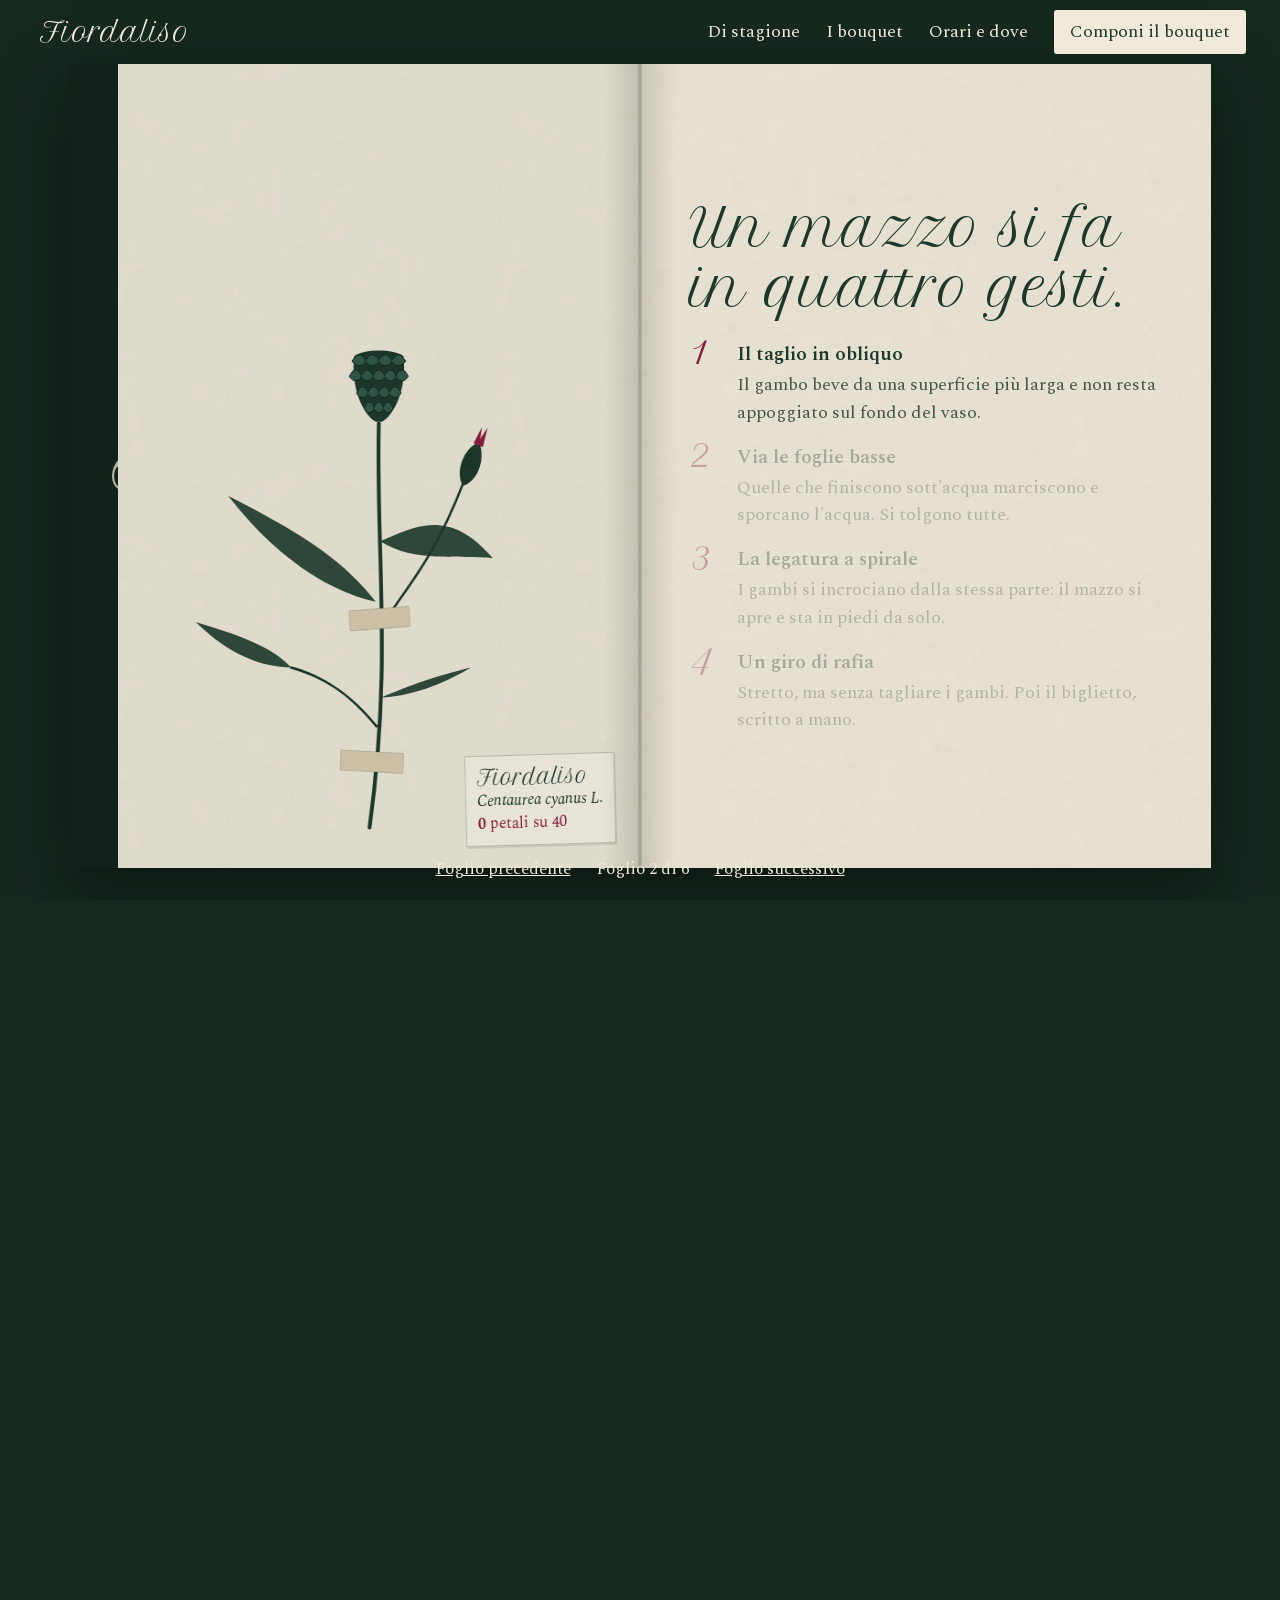
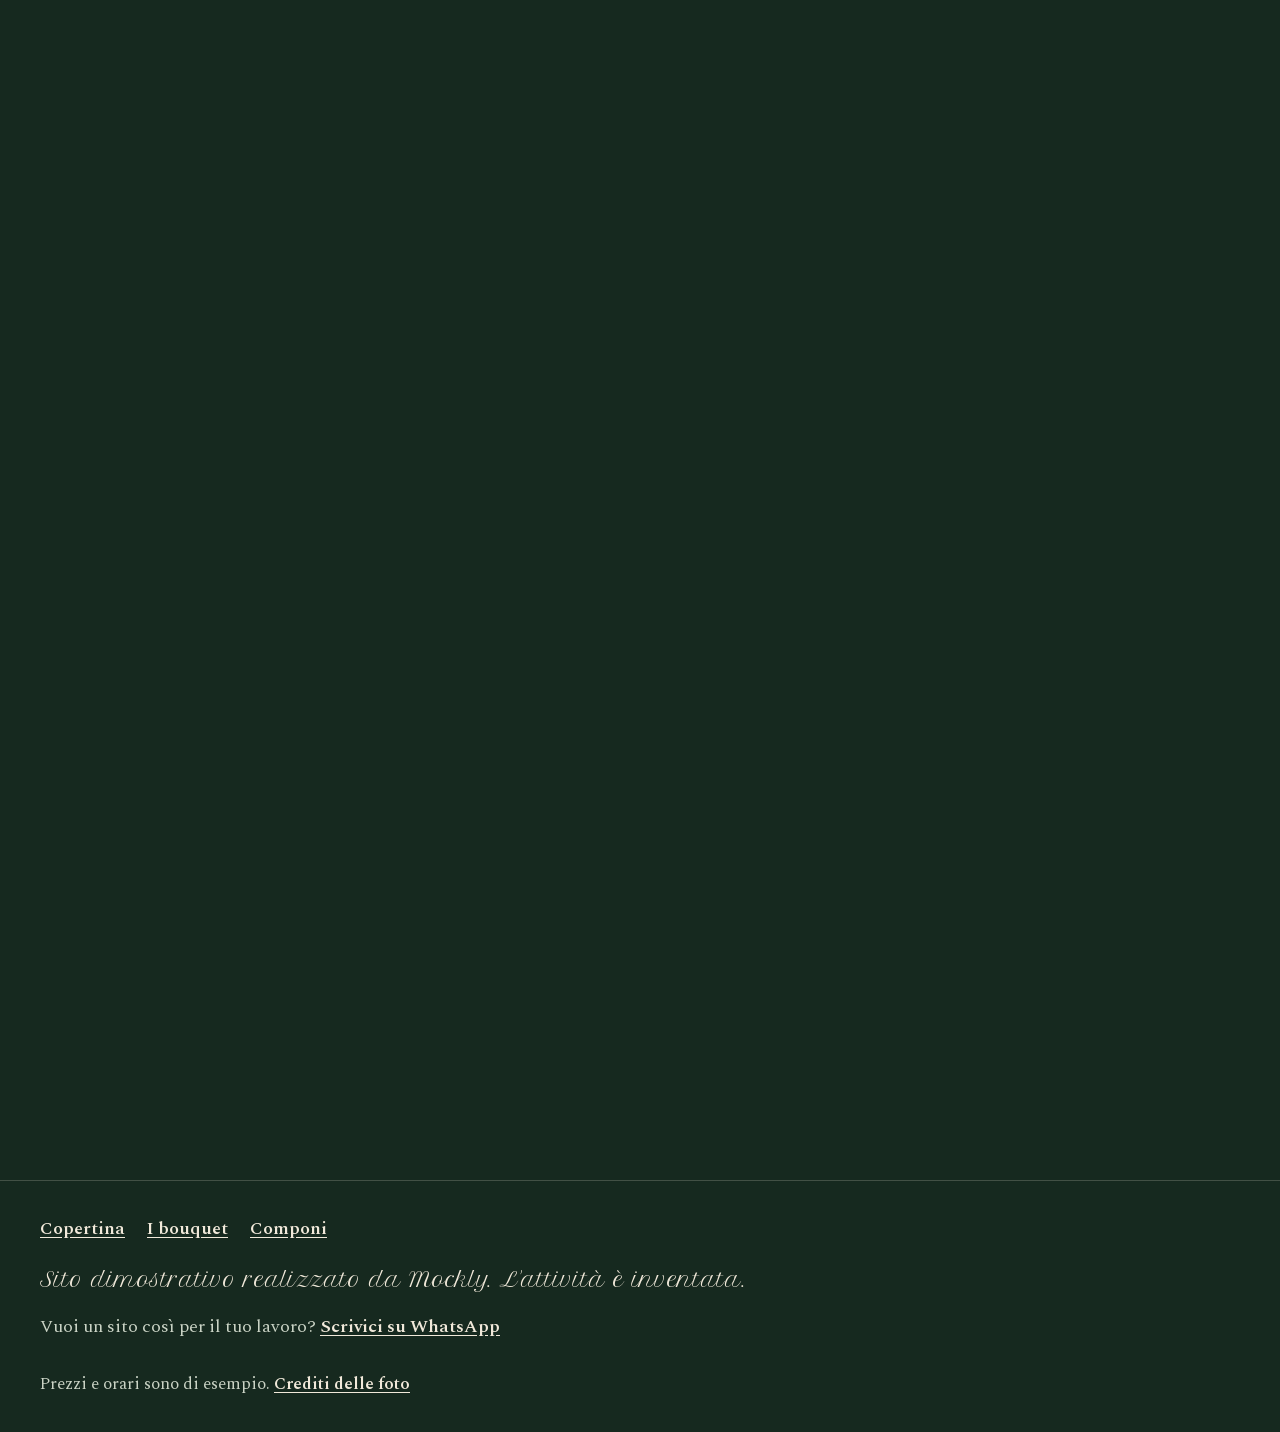
<file: fioraio-fiordaliso/index.html>
<!doctype html>
<html lang="it">
<head>
<meta charset="utf-8">
<meta name="viewport" content="width=device-width, initial-scale=1, viewport-fit=cover">
<title>Fiordaliso, fioraio · Per chi sono?</title>
<meta name="description" content="Fiordaliso, un fioraio inventato per una dimostrazione di Mockly: mazzi legati a mano, compositore del bouquet e biglietto scritto da te.">
<meta name="theme-color" content="#16291F">
<meta property="og:type" content="website">
<meta property="og:locale" content="it_IT">
<meta property="og:title" content="Fiordaliso, fioraio · Per chi sono?">
<meta property="og:description" content="Fiordaliso, un fioraio inventato per una dimostrazione di Mockly: mazzi legati a mano, compositore del bouquet e biglietto scritto da te.">
<meta property="og:image" content="assets/img/og.jpg">
<meta name="twitter:card" content="summary_large_image">
<link rel="icon" href="assets/img/icona.svg" type="image/svg+xml">
<link rel="apple-touch-icon" href="assets/img/icona-180.png">
<link rel="manifest" href="site.webmanifest">
<link rel="preload" href="assets/fonts/petit-formal-script-400.woff2" as="font" type="font/woff2" crossorigin>
<link rel="preload" href="assets/fonts/spectral-400.woff2" as="font" type="font/woff2" crossorigin>
<link rel="preload" as="image" href="assets/img/copertina-640.webp" imagesrcset="assets/img/copertina-640.webp 640w, assets/img/copertina-1080.webp 1080w, assets/img/copertina-1440.webp 1440w" imagesizes="(min-width:1024px) 50vw, 100vw" fetchpriority="high">
<link rel="stylesheet" href="assets/css/style.css">
<script src="assets/js/season.js"></script>
</head>
<body class="page-home">
<a class="skip" href="#main">Vai al contenuto</a>
<header class="topbar">
  <a class="brand" href="index.html" aria-current="page">Fiordaliso</a>
  <nav class="topnav" aria-label="Principale">
    <a href="index.html#stagione">Di stagione</a>
    <a href="bouquet.html">I bouquet</a>
    <a href="index.html#banco">Orari e dove</a>
    <a class="topnav__cta" href="ordina.html">Componi il bouquet</a>
  </nav>
  <button class="menu-btn" type="button" aria-expanded="false" aria-controls="menu" aria-label="Apri il menu"><span></span><span></span></button>
</header>
<div class="scrim" hidden></div>
<div class="menu" id="menu" role="dialog" aria-modal="true" aria-label="Menu" hidden>
  <button class="menu__close" type="button" aria-label="Chiudi il menu"><svg viewBox="0 0 24 24" width="24" height="24" aria-hidden="true"><path d="m5 5 14 14M19 5 5 19" fill="none" stroke="currentColor" stroke-width="1.8"/></svg></button>
  <p class="menu__tag">Indice dell'erbario</p>
  <ul class="menu__list">
    <li><a href="index.html"><span>Copertina</span></a></li>
    <li><a href="index.html#stagione"><span>Di stagione</span></a></li>
    <li><a href="bouquet.html"><span>I bouquet</span></a></li>
    <li><a href="ordina.html"><span>Componi il bouquet</span></a></li>
    <li><a href="index.html#banco"><span>Orari e dove</span></a></li>
  </ul>
  <p class="menu__foot">Sito dimostrativo: l'attività è inventata.</p>
</div>
<main id="main" data-book>
<section class="cover" aria-labelledby="titolo">
  <div class="cover__text" data-page data-spread="0">
    <p class="cover__who">Fiordaliso, fioraio</p>
    <h1 class="cover__title" id="titolo"><span class="ink" aria-hidden="true"><span class="ink__line">Per chi</span><span class="ink__line">sono?</span></span><span class="sr">Per chi sono?</span></h1>
    <p class="cover__lead">La prima cosa che ti chiediamo al banco. Al resto pensiamo noi: mazzi legati a mano, da ritirare o da far arrivare.</p>
    <a class="btn btn--light cover__cta" href="ordina.html">Componi il bouquet <svg viewBox="0 0 24 24" width="24" height="24" aria-hidden="true"><path d="M5 12h14m-6-6 6 6-6 6" fill="none" stroke="currentColor" stroke-width="1.8"/></svg></a>
  </div>
  <div class="cover__photo" data-page>
    <img class="cover__img" src="assets/img/copertina-640.webp" srcset="assets/img/copertina-640.webp 640w, assets/img/copertina-1080.webp 1080w, assets/img/copertina-1440.webp 1440w" sizes="(min-width:1024px) 50vw, 100vw" width="1440" height="1920" alt="Fiori rossi, rosa e viola appoggiati su un fondo verde scurissimo" fetchpriority="high">
    <p class="tag cover__tag"><span class="tag__hole"></span>Erbario, foglio 1<br><em>Fiori recisi, di stagione</em></p>
  </div>
</section>

<section class="bloom" id="fioritura" aria-labelledby="titolo-fioritura">
  <div class="bloom__sticky">
    <div class="bloom__plate" data-page data-spread="1" data-dwell="2.4">
      <svg class="flower" viewBox="0 0 600 900" role="img" aria-label="Disegno di un fiordaliso sul foglio d'erbario: scorrendo si apre petalo dopo petalo">
<g class="specimen">
<path class="stem" d="M300 400C296 560 318 680 288 880"/>
<path class="stem stem--thin" d="M304 640C340 590 372 560 410 470"/>
<path class="stem stem--thin" d="M297 760C262 720 226 700 186 690"/>
<path class="leaf" d="M302 540C344 524 390 498 448 560C404 556 346 566 302 540Z"/>
<path class="leaf" d="M296 612C240 600 172 566 104 486C176 520 250 556 296 612Z"/>
<path class="leaf" d="M186 690C150 690 106 676 62 636C112 650 160 664 186 690Z"/>
<path class="leaf" d="M302 726C344 710 374 700 420 690C380 712 340 724 302 726Z"/>
<g class="bud" transform="translate(410 472) rotate(22)"><path d="M0 2C-15 -8 -17 -38 0 -54C17 -38 15 -8 0 2Z" fill="var(--ink)"/><path d="M-6 -50L-3 -72L0 -58L4 -74L7 -50Z" fill="var(--season)"/><path d="M-11 -18q11 -11 22 0M-12 -32q12 -11 24 0" class="scale-line"/></g>
<rect class="tape" x="262" y="620" width="78" height="24" rx="1" transform="rotate(-4 300 632)"/>
<rect class="tape" x="250" y="790" width="82" height="24" rx="1" transform="rotate(3 290 802)"/>
</g>
<g transform="translate(300 318)"><g class="head"><g class="petal" data-a="-60.3" data-s="1.62" transform="rotate(-60.3) scale(1.62)"><path d="M-2 0C-3 -22 -5 -40 -9 -52Q-23.7 -78.1 -31.0 -97.7Q-17.9 -87.0 -12.6 -79.1Q-21.2 -101.6 -18.2 -115.1Q-5.4 -100.4 -3.6 -84.6Q-6.5 -108.7 -0.0 -127.5Q9.1 -105.3 6.1 -86.8Q6.6 -103.6 18.8 -114.0Q22.1 -94.6 15.0 -78.5Q18.4 -91.2 33.5 -94.5Q26.5 -71.4 8.4 -52.8C5 -38 3 -20 2 0Z" fill="var(--season-deep)"/><path d="M0 -6L-5 -62M0 -6L4 -64" class="vein"/></g><g class="petal" data-a="-46.5" data-s="1.54" transform="rotate(-46.5) scale(1.54)"><path d="M-2 0C-3 -22 -5 -40 -9 -52Q-24.2 -78.3 -30.0 -98.3Q-15.6 -86.0 -14.5 -80.9Q-18.8 -101.1 -15.6 -116.3Q-7.3 -98.6 -4.2 -86.7Q-8.2 -109.5 2.4 -125.2Q7.9 -104.8 5.8 -87.3Q8.9 -104.5 19.2 -115.2Q21.1 -94.3 13.9 -78.6Q17.3 -90.7 31.1 -96.7Q26.9 -71.1 8.4 -50.8C5 -38 3 -20 2 0Z" fill="var(--season-deep)"/><path d="M0 -6L-5 -62M0 -6L4 -64" class="vein"/></g><g class="petal" data-a="-32.0" data-s="1.59" transform="rotate(-32.0) scale(1.59)"><path d="M-2 0C-3 -22 -5 -40 -9 -52Q-23.9 -77.6 -32.2 -96.5Q-17.9 -87.7 -12.2 -80.5Q-20.6 -102.3 -18.2 -115.8Q-6.8 -98.7 -5.4 -86.1Q-5.6 -109.0 1.2 -124.9Q8.0 -105.0 8.2 -85.0Q7.2 -104.4 19.7 -113.7Q21.1 -93.6 16.1 -78.7Q18.3 -91.7 30.6 -94.6Q24.7 -71.4 8.3 -51.0C5 -38 3 -20 2 0Z" fill="var(--season-deep)"/><path d="M0 -6L-5 -62M0 -6L4 -64" class="vein"/></g><g class="petal" data-a="-14.3" data-s="1.58" transform="rotate(-14.3) scale(1.58)"><path d="M-2 0C-3 -22 -5 -40 -9 -52Q-26.0 -77.3 -32.3 -98.8Q-16.8 -85.9 -12.7 -80.7Q-18.7 -101.9 -18.5 -116.7Q-6.2 -100.3 -6.0 -86.4Q-6.8 -110.1 0.6 -124.8Q10.4 -103.5 7.6 -85.7Q6.9 -104.9 17.6 -113.8Q22.6 -93.6 13.6 -78.6Q18.4 -89.8 31.5 -94.5Q24.2 -71.9 9.7 -50.8C5 -38 3 -20 2 0Z" fill="var(--season-deep)"/><path d="M0 -6L-5 -62M0 -6L4 -64" class="vein"/></g><g class="petal" data-a="1.7" data-s="1.65" transform="rotate(1.7) scale(1.65)"><path d="M-2 0C-3 -22 -5 -40 -9 -52Q-24.1 -76.8 -31.4 -97.4Q-15.8 -85.9 -13.2 -79.1Q-18.9 -100.8 -16.6 -116.4Q-5.8 -98.7 -6.3 -85.6Q-5.5 -107.9 1.7 -126.3Q9.7 -103.8 6.8 -85.0Q6.8 -102.7 17.6 -114.7Q21.9 -95.8 15.6 -79.0Q18.8 -89.2 31.3 -97.5Q24.9 -71.5 8.1 -53.0C5 -38 3 -20 2 0Z" fill="var(--season-deep)"/><path d="M0 -6L-5 -62M0 -6L4 -64" class="vein"/></g><g class="petal" data-a="17.8" data-s="1.64" transform="rotate(17.8) scale(1.64)"><path d="M-2 0C-3 -22 -5 -40 -9 -52Q-25.2 -76.8 -31.5 -97.5Q-17.9 -87.2 -12.1 -78.8Q-18.9 -101.3 -16.8 -116.6Q-7.1 -99.0 -4.0 -85.0Q-6.4 -107.6 0.3 -127.0Q8.9 -104.7 6.1 -86.3Q8.4 -103.5 18.4 -114.0Q23.4 -95.1 13.7 -80.4Q19.6 -91.9 32.6 -95.8Q24.9 -71.1 7.6 -53.1C5 -38 3 -20 2 0Z" fill="var(--season-deep)"/><path d="M0 -6L-5 -62M0 -6L4 -64" class="vein"/></g><g class="petal" data-a="29.7" data-s="1.53" transform="rotate(29.7) scale(1.53)"><path d="M-2 0C-3 -22 -5 -40 -9 -52Q-24.0 -78.8 -32.1 -99.4Q-16.6 -87.2 -12.6 -79.5Q-19.1 -99.6 -16.4 -116.9Q-6.1 -100.0 -6.5 -86.1Q-6.4 -110.0 0.3 -126.5Q9.6 -103.9 7.3 -85.2Q7.7 -102.6 20.2 -116.2Q23.3 -94.3 13.9 -79.1Q18.9 -89.3 31.6 -95.8Q26.6 -71.1 10.3 -52.1C5 -38 3 -20 2 0Z" fill="var(--season-deep)"/><path d="M0 -6L-5 -62M0 -6L4 -64" class="vein"/></g><g class="petal" data-a="46.1" data-s="1.56" transform="rotate(46.1) scale(1.56)"><path d="M-2 0C-3 -22 -5 -40 -9 -52Q-24.3 -77.0 -30.6 -97.3Q-17.9 -85.8 -11.6 -78.6Q-19.9 -100.1 -17.5 -114.8Q-4.9 -99.5 -6.3 -86.2Q-6.8 -108.2 1.0 -127.4Q9.9 -105.3 7.9 -87.0Q7.5 -102.6 17.9 -116.1Q22.0 -94.3 16.0 -78.4Q19.8 -90.5 33.3 -97.2Q24.7 -71.9 8.4 -51.3C5 -38 3 -20 2 0Z" fill="var(--season-deep)"/><path d="M0 -6L-5 -62M0 -6L4 -64" class="vein"/></g><g class="petal" data-a="61.0" data-s="1.62" transform="rotate(61.0) scale(1.62)"><path d="M-2 0C-3 -22 -5 -40 -9 -52Q-24.0 -77.8 -31.6 -98.4Q-16.0 -85.8 -13.9 -78.9Q-18.6 -100.9 -16.8 -116.9Q-5.9 -99.0 -4.7 -87.4Q-5.6 -109.0 0.7 -125.1Q9.2 -104.0 7.6 -87.3Q8.1 -103.8 20.4 -113.7Q21.3 -95.1 13.9 -79.2Q19.4 -89.3 31.9 -96.5Q24.6 -71.6 10.3 -53.1C5 -38 3 -20 2 0Z" fill="var(--season-deep)"/><path d="M0 -6L-5 -62M0 -6L4 -64" class="vein"/></g><g class="petal" data-a="-94.0" data-s="1.41" transform="rotate(-94.0) scale(1.41)"><path d="M-2 0C-3 -22 -5 -40 -9 -52Q-25.9 -78.8 -30.4 -98.5Q-17.4 -86.6 -14.2 -79.3Q-21.1 -101.0 -17.7 -116.9Q-5.9 -99.2 -5.4 -86.3Q-6.9 -110.0 0.1 -125.6Q9.4 -103.9 8.1 -85.7Q9.1 -104.3 19.7 -114.1Q23.2 -95.6 14.4 -77.7Q17.7 -89.0 33.2 -97.1Q24.7 -71.3 8.3 -53.2C5 -38 3 -20 2 0Z" fill="var(--season)"/><path d="M0 -6L-5 -62M0 -6L4 -64" class="vein"/></g><g class="petal" data-a="-72.3" data-s="1.48" transform="rotate(-72.3) scale(1.48)"><path d="M-2 0C-3 -22 -5 -40 -9 -52Q-24.1 -79.1 -31.3 -97.4Q-18.4 -87.9 -12.5 -78.8Q-18.6 -102.2 -17.0 -115.2Q-6.0 -98.4 -5.9 -87.3Q-8.2 -110.4 1.2 -126.0Q9.2 -105.1 6.1 -86.9Q9.0 -102.0 20.3 -116.2Q20.7 -93.6 14.9 -78.2Q18.0 -90.6 32.0 -96.2Q25.8 -73.5 9.6 -51.0C5 -38 3 -20 2 0Z" fill="var(--season)"/><path d="M0 -6L-5 -62M0 -6L4 -64" class="vein"/></g><g class="petal" data-a="-55.6" data-s="1.48" transform="rotate(-55.6) scale(1.48)"><path d="M-2 0C-3 -22 -5 -40 -9 -52Q-24.3 -78.3 -31.9 -99.0Q-17.0 -88.5 -11.8 -79.1Q-19.4 -99.9 -16.6 -116.3Q-5.7 -99.0 -3.6 -85.1Q-7.7 -107.8 1.7 -125.2Q9.9 -104.3 8.2 -84.9Q8.6 -102.7 19.8 -115.3Q22.7 -96.3 14.5 -79.1Q17.0 -90.9 32.4 -95.6Q24.7 -70.7 9.5 -52.5C5 -38 3 -20 2 0Z" fill="var(--season)"/><path d="M0 -6L-5 -62M0 -6L4 -64" class="vein"/></g><g class="petal" data-a="-30.9" data-s="1.50" transform="rotate(-30.9) scale(1.50)"><path d="M-2 0C-3 -22 -5 -40 -9 -52Q-24.9 -78.3 -29.5 -97.6Q-16.4 -86.2 -11.6 -81.4Q-19.7 -100.3 -17.7 -116.3Q-7.3 -99.9 -5.4 -87.2Q-7.7 -107.8 1.2 -126.0Q10.4 -103.8 8.5 -85.6Q8.9 -104.8 19.3 -114.2Q20.6 -93.7 14.0 -79.1Q17.5 -90.5 32.3 -97.3Q26.8 -72.2 9.1 -51.7C5 -38 3 -20 2 0Z" fill="var(--season)"/><path d="M0 -6L-5 -62M0 -6L4 -64" class="vein"/></g><g class="petal" data-a="-11.6" data-s="1.46" transform="rotate(-11.6) scale(1.46)"><path d="M-2 0C-3 -22 -5 -40 -9 -52Q-24.5 -77.8 -31.6 -97.4Q-17.6 -88.5 -13.8 -81.4Q-21.0 -100.2 -17.3 -114.8Q-5.3 -100.3 -3.5 -84.7Q-8.3 -107.8 0.8 -126.1Q10.4 -104.8 7.1 -84.7Q8.7 -103.6 20.4 -114.0Q22.3 -96.2 15.4 -79.1Q17.6 -91.8 32.1 -97.1Q25.3 -71.5 8.9 -52.7C5 -38 3 -20 2 0Z" fill="var(--season)"/><path d="M0 -6L-5 -62M0 -6L4 -64" class="vein"/></g><g class="petal" data-a="11.2" data-s="1.48" transform="rotate(11.2) scale(1.48)"><path d="M-2 0C-3 -22 -5 -40 -9 -52Q-24.2 -77.9 -29.5 -96.6Q-16.3 -87.8 -14.2 -78.8Q-19.1 -100.6 -17.4 -116.7Q-5.4 -98.8 -4.7 -85.6Q-6.2 -109.9 0.2 -124.6Q10.2 -102.9 5.6 -87.3Q7.3 -103.7 19.4 -116.2Q22.1 -96.3 13.8 -78.5Q18.7 -90.1 31.6 -96.1Q24.6 -72.5 9.7 -51.0C5 -38 3 -20 2 0Z" fill="var(--season)"/><path d="M0 -6L-5 -62M0 -6L4 -64" class="vein"/></g><g class="petal" data-a="29.0" data-s="1.43" transform="rotate(29.0) scale(1.43)"><path d="M-2 0C-3 -22 -5 -40 -9 -52Q-24.1 -77.6 -30.2 -98.9Q-17.2 -87.7 -12.1 -80.4Q-19.5 -99.5 -17.5 -115.9Q-5.3 -97.7 -5.2 -86.4Q-8.2 -107.9 -0.3 -127.3Q9.2 -104.0 7.6 -86.6Q8.8 -104.8 18.1 -114.5Q20.7 -95.6 15.7 -78.4Q17.8 -91.6 31.6 -95.3Q25.1 -73.1 9.6 -51.8C5 -38 3 -20 2 0Z" fill="var(--season)"/><path d="M0 -6L-5 -62M0 -6L4 -64" class="vein"/></g><g class="petal" data-a="56.3" data-s="1.57" transform="rotate(56.3) scale(1.57)"><path d="M-2 0C-3 -22 -5 -40 -9 -52Q-23.8 -78.2 -30.1 -98.6Q-17.5 -87.3 -11.7 -78.8Q-20.8 -101.4 -17.4 -116.4Q-6.3 -99.3 -5.9 -85.8Q-6.1 -108.9 2.0 -125.8Q8.0 -103.2 8.1 -86.7Q6.6 -103.5 19.1 -114.8Q23.4 -94.5 15.9 -80.3Q18.6 -89.6 30.8 -97.3Q26.2 -70.8 7.8 -51.6C5 -38 3 -20 2 0Z" fill="var(--season)"/><path d="M0 -6L-5 -62M0 -6L4 -64" class="vein"/></g><g class="petal" data-a="72.2" data-s="1.53" transform="rotate(72.2) scale(1.53)"><path d="M-2 0C-3 -22 -5 -40 -9 -52Q-24.6 -78.8 -31.8 -97.2Q-16.9 -86.2 -13.3 -80.5Q-18.6 -100.5 -17.0 -115.9Q-5.3 -98.4 -3.8 -86.3Q-6.0 -108.5 2.1 -125.1Q10.0 -102.8 8.4 -85.6Q8.1 -102.9 19.9 -115.2Q21.8 -96.1 15.7 -77.5Q18.1 -91.5 31.1 -96.2Q24.9 -70.6 7.7 -52.6C5 -38 3 -20 2 0Z" fill="var(--season)"/><path d="M0 -6L-5 -62M0 -6L4 -64" class="vein"/></g><g class="petal" data-a="93.3" data-s="1.52" transform="rotate(93.3) scale(1.52)"><path d="M-2 0C-3 -22 -5 -40 -9 -52Q-24.2 -79.0 -32.3 -98.1Q-16.7 -85.8 -14.4 -81.2Q-20.9 -101.8 -17.8 -115.3Q-5.7 -99.8 -5.9 -86.7Q-8.0 -108.2 0.4 -125.9Q10.0 -104.1 6.3 -84.8Q9.2 -104.0 19.1 -113.6Q21.9 -95.8 13.6 -77.7Q19.4 -90.8 32.1 -96.0Q24.8 -70.5 9.5 -52.8C5 -38 3 -20 2 0Z" fill="var(--season)"/><path d="M0 -6L-5 -62M0 -6L4 -64" class="vein"/></g><g class="petal" data-a="-73.4" data-s="1.21" transform="rotate(-73.4) scale(1.21)"><path d="M-2 0C-3 -22 -5 -40 -9 -52Q-25.4 -77.1 -30.4 -97.7Q-18.0 -88.0 -13.5 -80.7Q-18.9 -101.0 -16.6 -114.5Q-6.7 -98.9 -6.0 -85.2Q-8.5 -108.0 2.0 -125.0Q7.7 -104.7 7.6 -87.2Q7.9 -103.6 20.4 -114.7Q23.1 -95.6 15.9 -79.2Q19.8 -91.7 33.0 -96.9Q25.6 -71.9 8.0 -51.0C5 -38 3 -20 2 0Z" fill="var(--season-mid)"/><path d="M0 -6L-5 -62M0 -6L4 -64" class="vein"/></g><g class="petal" data-a="-48.0" data-s="1.19" transform="rotate(-48.0) scale(1.19)"><path d="M-2 0C-3 -22 -5 -40 -9 -52Q-26.3 -78.6 -31.1 -97.4Q-17.4 -86.4 -14.2 -80.3Q-20.1 -99.6 -16.0 -115.5Q-7.5 -99.4 -4.4 -86.8Q-6.8 -109.1 -0.5 -124.5Q9.9 -104.9 7.3 -86.6Q7.6 -103.4 18.4 -115.5Q21.7 -94.5 14.3 -79.9Q19.2 -91.0 33.3 -95.8Q26.2 -72.5 10.0 -53.2C5 -38 3 -20 2 0Z" fill="var(--season-mid)"/><path d="M0 -6L-5 -62M0 -6L4 -64" class="vein"/></g><g class="petal" data-a="-25.8" data-s="1.16" transform="rotate(-25.8) scale(1.16)"><path d="M-2 0C-3 -22 -5 -40 -9 -52Q-24.5 -77.4 -32.0 -98.3Q-16.0 -86.7 -14.2 -80.8Q-21.0 -102.1 -17.3 -117.3Q-4.7 -99.2 -5.0 -85.6Q-6.2 -108.0 0.7 -126.5Q8.7 -105.5 6.7 -85.4Q9.4 -102.6 19.5 -114.7Q20.6 -95.5 14.5 -78.5Q17.3 -90.9 32.0 -95.1Q26.5 -71.7 8.0 -51.2C5 -38 3 -20 2 0Z" fill="var(--season-mid)"/><path d="M0 -6L-5 -62M0 -6L4 -64" class="vein"/></g><g class="petal" data-a="2.8" data-s="1.22" transform="rotate(2.8) scale(1.22)"><path d="M-2 0C-3 -22 -5 -40 -9 -52Q-25.4 -78.0 -32.1 -97.4Q-15.5 -87.0 -12.4 -79.0Q-20.9 -99.7 -16.6 -116.9Q-7.3 -99.8 -4.8 -85.4Q-7.5 -107.7 0.6 -126.1Q7.9 -102.6 5.9 -84.8Q8.1 -103.3 19.2 -115.7Q23.2 -93.5 16.0 -78.7Q17.4 -89.5 31.4 -94.8Q24.7 -71.8 10.0 -52.9C5 -38 3 -20 2 0Z" fill="var(--season-mid)"/><path d="M0 -6L-5 -62M0 -6L4 -64" class="vein"/></g><g class="petal" data-a="23.7" data-s="1.16" transform="rotate(23.7) scale(1.16)"><path d="M-2 0C-3 -22 -5 -40 -9 -52Q-26.4 -79.0 -29.5 -96.7Q-16.5 -87.6 -12.5 -79.3Q-20.4 -100.7 -16.1 -117.5Q-6.9 -99.1 -6.1 -86.3Q-6.8 -110.0 1.1 -126.7Q9.2 -104.5 7.4 -87.4Q8.5 -104.6 20.4 -114.7Q21.9 -95.3 15.4 -78.4Q19.3 -89.7 32.0 -94.5Q26.5 -70.9 8.7 -52.2C5 -38 3 -20 2 0Z" fill="var(--season-mid)"/><path d="M0 -6L-5 -62M0 -6L4 -64" class="vein"/></g><g class="petal" data-a="47.1" data-s="1.27" transform="rotate(47.1) scale(1.27)"><path d="M-2 0C-3 -22 -5 -40 -9 -52Q-24.9 -77.9 -31.2 -96.8Q-17.5 -88.3 -12.3 -78.8Q-19.3 -100.7 -16.2 -116.6Q-5.7 -100.3 -6.1 -86.2Q-7.0 -109.3 -0.3 -125.4Q9.1 -104.8 6.4 -86.3Q7.2 -104.8 20.2 -113.6Q22.5 -93.9 14.8 -78.1Q17.7 -89.8 32.2 -94.8Q24.3 -71.1 7.9 -51.9C5 -38 3 -20 2 0Z" fill="var(--season-mid)"/><path d="M0 -6L-5 -62M0 -6L4 -64" class="vein"/></g><g class="petal" data-a="73.2" data-s="1.15" transform="rotate(73.2) scale(1.15)"><path d="M-2 0C-3 -22 -5 -40 -9 -52Q-25.8 -78.6 -31.5 -99.3Q-15.8 -86.1 -13.3 -80.4Q-19.7 -102.4 -18.4 -114.8Q-6.6 -99.0 -3.7 -84.6Q-7.1 -109.9 0.4 -124.7Q10.2 -104.9 8.0 -86.4Q7.9 -104.5 20.1 -113.5Q21.1 -94.6 14.1 -77.9Q17.2 -91.7 32.7 -96.6Q26.7 -70.9 9.6 -53.1C5 -38 3 -20 2 0Z" fill="var(--season-mid)"/><path d="M0 -6L-5 -62M0 -6L4 -64" class="vein"/></g><g class="petal" data-a="-34.6" data-s="0.96" transform="rotate(-34.6) scale(0.96)"><path d="M-2 0C-3 -22 -5 -40 -9 -52Q-25.2 -79.3 -31.8 -98.6Q-16.4 -87.9 -14.0 -80.8Q-19.5 -100.1 -17.4 -115.5Q-4.8 -98.7 -5.8 -86.6Q-5.7 -108.5 0.3 -125.6Q7.8 -102.6 6.8 -85.9Q8.1 -104.9 19.3 -115.6Q21.3 -94.1 13.8 -79.6Q19.3 -91.3 31.3 -95.9Q24.6 -70.8 10.5 -53.4C5 -38 3 -20 2 0Z" fill="var(--season)"/><path d="M0 -6L-5 -62M0 -6L4 -64" class="vein"/></g><g class="petal" data-a="-18.3" data-s="0.94" transform="rotate(-18.3) scale(0.94)"><path d="M-2 0C-3 -22 -5 -40 -9 -52Q-25.3 -76.7 -31.0 -99.0Q-16.8 -86.6 -13.4 -79.5Q-19.2 -100.9 -17.0 -115.0Q-5.4 -98.9 -3.6 -87.0Q-6.2 -110.0 1.3 -126.8Q8.8 -103.2 7.9 -85.1Q7.2 -103.5 18.2 -114.8Q22.0 -96.4 15.3 -78.4Q18.7 -89.4 31.0 -97.0Q24.1 -72.0 8.8 -52.2C5 -38 3 -20 2 0Z" fill="var(--season)"/><path d="M0 -6L-5 -62M0 -6L4 -64" class="vein"/></g><g class="petal" data-a="-1.7" data-s="0.95" transform="rotate(-1.7) scale(0.95)"><path d="M-2 0C-3 -22 -5 -40 -9 -52Q-26.3 -76.8 -30.8 -97.9Q-16.1 -87.8 -14.1 -80.6Q-21.4 -101.6 -16.6 -115.9Q-6.7 -98.7 -6.2 -85.0Q-8.0 -109.7 -0.0 -125.4Q10.0 -103.1 5.7 -86.3Q7.6 -104.4 20.4 -116.4Q22.0 -94.2 16.5 -80.1Q18.4 -89.8 30.6 -96.8Q26.7 -73.1 8.7 -52.6C5 -38 3 -20 2 0Z" fill="var(--season)"/><path d="M0 -6L-5 -62M0 -6L4 -64" class="vein"/></g><g class="petal" data-a="17.5" data-s="0.87" transform="rotate(17.5) scale(0.87)"><path d="M-2 0C-3 -22 -5 -40 -9 -52Q-26.4 -76.5 -30.2 -97.3Q-17.8 -87.7 -12.8 -80.8Q-20.1 -99.7 -17.4 -116.5Q-4.6 -98.7 -6.4 -86.3Q-6.6 -110.3 0.5 -125.4Q10.1 -103.7 8.2 -86.1Q7.7 -102.5 18.6 -114.2Q21.1 -95.5 14.1 -78.9Q17.5 -91.4 31.1 -96.1Q24.9 -72.2 10.5 -51.5C5 -38 3 -20 2 0Z" fill="var(--season)"/><path d="M0 -6L-5 -62M0 -6L4 -64" class="vein"/></g><g class="petal" data-a="38.5" data-s="0.89" transform="rotate(38.5) scale(0.89)"><path d="M-2 0C-3 -22 -5 -40 -9 -52Q-25.4 -79.3 -30.4 -98.4Q-17.7 -88.4 -14.0 -80.7Q-20.3 -99.7 -16.4 -116.7Q-6.4 -100.0 -3.7 -86.4Q-6.2 -108.3 2.2 -127.4Q8.5 -104.3 5.7 -84.9Q7.5 -102.7 19.1 -116.3Q21.7 -95.8 13.6 -80.0Q18.8 -91.9 31.4 -96.2Q25.6 -73.1 9.6 -52.7C5 -38 3 -20 2 0Z" fill="var(--season)"/><path d="M0 -6L-5 -62M0 -6L4 -64" class="vein"/></g><g class="petal" data-a="-47.1" data-s="0.50" transform="rotate(-47.1) scale(0.50)"><path d="M-3 0C-5 -20 -7 -36 -5 -56L-1 -46L2 -62L5 -46C6 -30 4 -14 3 0Z" fill="var(--season-dark)"/></g><g class="petal" data-a="-35.3" data-s="0.60" transform="rotate(-35.3) scale(0.60)"><path d="M-3 0C-5 -20 -7 -36 -5 -56L-1 -46L2 -62L5 -46C6 -30 4 -14 3 0Z" fill="var(--season-dark)"/></g><g class="petal" data-a="-25.4" data-s="0.50" transform="rotate(-25.4) scale(0.50)"><path d="M-3 0C-5 -20 -7 -36 -5 -56L-1 -46L2 -62L5 -46C6 -30 4 -14 3 0Z" fill="var(--season-dark)"/></g><g class="petal" data-a="-13.2" data-s="0.60" transform="rotate(-13.2) scale(0.60)"><path d="M-3 0C-5 -20 -7 -36 -5 -56L-1 -46L2 -62L5 -46C6 -30 4 -14 3 0Z" fill="var(--season-dark)"/></g><g class="petal" data-a="-0.9" data-s="0.50" transform="rotate(-0.9) scale(0.50)"><path d="M-3 0C-5 -20 -7 -36 -5 -56L-1 -46L2 -62L5 -46C6 -30 4 -14 3 0Z" fill="var(--season-dark)"/></g><g class="petal" data-a="12.9" data-s="0.60" transform="rotate(12.9) scale(0.60)"><path d="M-3 0C-5 -20 -7 -36 -5 -56L-1 -46L2 -62L5 -46C6 -30 4 -14 3 0Z" fill="var(--season-dark)"/></g><g class="petal" data-a="23.6" data-s="0.50" transform="rotate(23.6) scale(0.50)"><path d="M-3 0C-5 -20 -7 -36 -5 -56L-1 -46L2 -62L5 -46C6 -30 4 -14 3 0Z" fill="var(--season-dark)"/></g><g class="petal" data-a="35.5" data-s="0.60" transform="rotate(35.5) scale(0.60)"><path d="M-3 0C-5 -20 -7 -36 -5 -56L-1 -46L2 -62L5 -46C6 -30 4 -14 3 0Z" fill="var(--season-dark)"/></g><g class="petal" data-a="49.5" data-s="0.50" transform="rotate(49.5) scale(0.50)"><path d="M-3 0C-5 -20 -7 -36 -5 -56L-1 -46L2 -62L5 -46C6 -30 4 -14 3 0Z" fill="var(--season-dark)"/></g></g></g>
<g class="cup" transform="translate(300 314)"><path d="M-32 6C-37 44 -20 76 -4 84L4 84C20 76 37 44 32 6C20 -3 -20 -3 -32 6Z" fill="var(--ink)"/><g class="cup-scales"><path d="M-35.0 12q9.5 -16 19.0 0q-9.5 11 -19.0 0z"/><path d="M-18.0 12q9.5 -16 19.0 0q-9.5 11 -19.0 0z"/><path d="M-1.0 12q9.5 -16 19.0 0q-9.5 11 -19.0 0z"/><path d="M16.0 12q9.5 -16 19.0 0q-9.5 11 -19.0 0z"/><path d="M-38.5 30q8.5 -16 17.0 0q-8.5 11 -17.0 0z"/><path d="M-23.5 30q8.5 -16 17.0 0q-8.5 11 -17.0 0z"/><path d="M-8.5 30q8.5 -16 17.0 0q-8.5 11 -17.0 0z"/><path d="M6.5 30q8.5 -16 17.0 0q-8.5 11 -17.0 0z"/><path d="M21.5 30q8.5 -16 17.0 0q-8.5 11 -17.0 0z"/><path d="M-29.0 50q8.0 -16 16.0 0q-8.0 11 -16.0 0z"/><path d="M-15.0 50q8.0 -16 16.0 0q-8.0 11 -16.0 0z"/><path d="M-1.0 50q8.0 -16 16.0 0q-8.0 11 -16.0 0z"/><path d="M13.0 50q8.0 -16 16.0 0q-8.0 11 -16.0 0z"/><path d="M-19.0 68q7.0 -16 14.0 0q-7.0 11 -14.0 0z"/><path d="M-7.0 68q7.0 -16 14.0 0q-7.0 11 -14.0 0z"/><path d="M5.0 68q7.0 -16 14.0 0q-7.0 11 -14.0 0z"/></g></g>
</svg>
      <p class="plate-label"><span class="plate-label__name">Fiordaliso</span><em>Centaurea cyanus L.</em><span class="plate-label__count" aria-hidden="true"><b data-petals>0</b> petali su 40</span></p>
    </div>
    <div class="bloom__text" data-page>
      <h2 id="titolo-fioritura">Un mazzo si fa in quattro gesti.</h2>
      <ol class="gestures">
<li class="gesture" data-step="0"><span class="gesture__n">1</span><h3>Il taglio in obliquo</h3><p>Il gambo beve da una superficie più larga e non resta appoggiato sul fondo del vaso.</p></li>
<li class="gesture" data-step="1"><span class="gesture__n">2</span><h3>Via le foglie basse</h3><p>Quelle che finiscono sott'acqua marciscono e sporcano l'acqua. Si tolgono tutte.</p></li>
<li class="gesture" data-step="2"><span class="gesture__n">3</span><h3>La legatura a spirale</h3><p>I gambi si incrociano dalla stessa parte: il mazzo si apre e sta in piedi da solo.</p></li>
<li class="gesture" data-step="3"><span class="gesture__n">4</span><h3>Un giro di rafia</h3><p>Stretto, ma senza tagliare i gambi. Poi il biglietto, scritto a mano.</p></li>
      </ol>
    </div>
  </div>
</section>

<section class="season" id="stagione" aria-labelledby="titolo-stagione">
  <div class="season__head" data-page data-spread="2" data-dwell=".5">
    <p class="kicker" data-month>Al banco adesso</p>
    <h2 id="titolo-stagione">Non tutto c'è tutto l'anno.</h2>
    <p>Lavoriamo con quello che la stagione porta. Prova a cambiarla: cambia il banco, e cambia anche il colore di questo erbario.</p>
    <div class="seasons" role="group" aria-label="Scegli la stagione">
      <button type="button" data-set-season="primavera">Primavera</button>
      <button type="button" data-set-season="estate">Estate</button>
      <button type="button" data-set-season="autunno">Autunno</button>
      <button type="button" data-set-season="inverno">Inverno</button>
    </div>
  </div>
  <div class="season__sheets" data-page>
    <ul class="sheets" data-sheets tabindex="0" aria-label="Fogli dei fiori di stagione: scorri di lato">
<li class="sheet" data-season-item="primavera">
  <button class="sheet__inner" type="button" aria-pressed="false" aria-label="Anemone: gira il foglio per il consiglio del banco">
    <span class="sheet__face sheet__face--front">
      <span class="tipped"><img src="assets/img/f-anemone-360.webp" srcset="assets/img/f-anemone-360.webp 360w, assets/img/f-anemone-720.webp 720w" sizes="(min-width:1024px) 320px, 76vw" width="720" height="900" alt="Fiori di anemone bianchi, rossi e viola visti da vicino" loading="lazy" decoding="async"></span>
      <span class="sheet__name">Anemone</span>
      <em class="sheet__latin">Anemone coronaria L.</em>
      <span class="sheet__note">Apre di giorno e si chiude la sera. Tienila al fresco.</span>
      <span class="sheet__turn">Gira il foglio</span>
    </span>
    <span class="sheet__face sheet__face--back">
      <span class="sheet__tag">Dal banco</span>
      <span class="sheet__tip">Acqua poca e pulita: il gambo è cavo e marcisce in fretta.</span>
      <span class="sheet__turn">Torna al fiore</span>
    </span>
  </button>
  <a class="sheet__add" href="ordina.html?fiore=anemone">Mettilo nel mazzo</a>
</li>
<li class="sheet" data-season-item="primavera">
  <button class="sheet__inner" type="button" aria-pressed="false" aria-label="Peonia: gira il foglio per il consiglio del banco">
    <span class="sheet__face sheet__face--front">
      <span class="tipped"><img src="assets/img/f-peonia-360.webp" srcset="assets/img/f-peonia-360.webp 360w, assets/img/f-peonia-720.webp 720w" sizes="(min-width:1024px) 320px, 76vw" width="720" height="900" alt="Peonie rosa e viola su fondo nero" loading="lazy" decoding="async"></span>
      <span class="sheet__name">Peonia</span>
      <em class="sheet__latin">Paeonia lactiflora Pall.</em>
      <span class="sheet__note">Comprala in boccio: si apre in casa, in due o tre giorni.</span>
      <span class="sheet__turn">Gira il foglio</span>
    </span>
    <span class="sheet__face sheet__face--back">
      <span class="sheet__tag">Dal banco</span>
      <span class="sheet__tip">Se il boccio è appiccicoso, passa un dito bagnato: non è un difetto.</span>
      <span class="sheet__turn">Torna al fiore</span>
    </span>
  </button>
  <a class="sheet__add" href="ordina.html?fiore=peonia">Mettilo nel mazzo</a>
</li>
<li class="sheet" data-season-item="primavera">
  <button class="sheet__inner" type="button" aria-pressed="false" aria-label="Fiordaliso: gira il foglio per il consiglio del banco">
    <span class="sheet__face sheet__face--front">
      <span class="tipped"><img src="assets/img/f-fiordaliso-360.webp" srcset="assets/img/f-fiordaliso-360.webp 360w, assets/img/f-fiordaliso-720.webp 720w" sizes="(min-width:1024px) 320px, 76vw" width="720" height="900" alt="Fiordalisi blu in un prato" loading="lazy" decoding="async"></span>
      <span class="sheet__name">Fiordaliso</span>
      <em class="sheet__latin">Centaurea cyanus L.</em>
      <span class="sheet__note">Il fiore del nostro nome. Dura una settimana, poi si secca bello.</span>
      <span class="sheet__turn">Gira il foglio</span>
    </span>
    <span class="sheet__face sheet__face--back">
      <span class="sheet__tag">Dal banco</span>
      <span class="sheet__tip">Lascialo appeso a testa in giù: tiene il colore.</span>
      <span class="sheet__turn">Torna al fiore</span>
    </span>
  </button>
  <a class="sheet__add" href="ordina.html?fiore=fiordaliso">Mettilo nel mazzo</a>
</li>
<li class="sheet" data-season-item="estate">
  <button class="sheet__inner" type="button" aria-pressed="false" aria-label="Girasole: gira il foglio per il consiglio del banco">
    <span class="sheet__face sheet__face--front">
      <span class="tipped"><img src="assets/img/f-girasole-360.webp" srcset="assets/img/f-girasole-360.webp 360w, assets/img/f-girasole-720.webp 720w" sizes="(min-width:1024px) 320px, 76vw" width="720" height="900" alt="Girasole aperto in un campo" loading="lazy" decoding="async"></span>
      <span class="sheet__name">Girasole</span>
      <em class="sheet__latin">Helianthus annuus L.</em>
      <span class="sheet__note">Gambo pesante: serve un vaso alto e acqua fino a metà.</span>
      <span class="sheet__turn">Gira il foglio</span>
    </span>
    <span class="sheet__face sheet__face--back">
      <span class="sheet__tag">Dal banco</span>
      <span class="sheet__tip">Togli tutte le foglie sotto la linea dell'acqua.</span>
      <span class="sheet__turn">Torna al fiore</span>
    </span>
  </button>
  <a class="sheet__add" href="ordina.html?fiore=girasole">Mettilo nel mazzo</a>
</li>
<li class="sheet" data-season-item="estate">
  <button class="sheet__inner" type="button" aria-pressed="false" aria-label="Margherita: gira il foglio per il consiglio del banco">
    <span class="sheet__face sheet__face--front">
      <span class="tipped"><img src="assets/img/f-margherita-360.webp" srcset="assets/img/f-margherita-360.webp 360w, assets/img/f-margherita-720.webp 720w" sizes="(min-width:1024px) 320px, 76vw" width="720" height="900" alt="Margherite bianche su fondo grigio" loading="lazy" decoding="async"></span>
      <span class="sheet__name">Margherita</span>
      <em class="sheet__latin">Leucanthemum vulgare Lam.</em>
      <span class="sheet__note">La più semplice, e la più difficile da sbagliare.</span>
      <span class="sheet__turn">Gira il foglio</span>
    </span>
    <span class="sheet__face sheet__face--back">
      <span class="sheet__tag">Dal banco</span>
      <span class="sheet__tip">Non teme il caldo, ma cambia l'acqua ogni giorno.</span>
      <span class="sheet__turn">Torna al fiore</span>
    </span>
  </button>
  <a class="sheet__add" href="ordina.html?fiore=margherita">Mettilo nel mazzo</a>
</li>
<li class="sheet" data-season-item="estate">
  <button class="sheet__inner" type="button" aria-pressed="false" aria-label="Eucalipto: gira il foglio per il consiglio del banco">
    <span class="sheet__face sheet__face--front">
      <span class="tipped"><img src="assets/img/f-eucalipto-360.webp" srcset="assets/img/f-eucalipto-360.webp 360w, assets/img/f-eucalipto-720.webp 720w" sizes="(min-width:1024px) 320px, 76vw" width="720" height="900" alt="Rami di eucalipto avvolti nella carta kraft" loading="lazy" decoding="async"></span>
      <span class="sheet__name">Eucalipto</span>
      <em class="sheet__latin">Eucalyptus cinerea F.Muell.</em>
      <span class="sheet__note">Il verde che profuma il banco. Va bene in ogni mazzo.</span>
      <span class="sheet__turn">Gira il foglio</span>
    </span>
    <span class="sheet__face sheet__face--back">
      <span class="sheet__tag">Dal banco</span>
      <span class="sheet__tip">Dura settimane e si secca da solo nel vaso.</span>
      <span class="sheet__turn">Torna al fiore</span>
    </span>
  </button>
  <a class="sheet__add" href="ordina.html?fiore=margherita">Mettilo nel mazzo</a>
</li>
<li class="sheet" data-season-item="autunno">
  <button class="sheet__inner" type="button" aria-pressed="false" aria-label="Dalia: gira il foglio per il consiglio del banco">
    <span class="sheet__face sheet__face--front">
      <span class="tipped"><img src="assets/img/f-dalia-360.webp" srcset="assets/img/f-dalia-360.webp 360w, assets/img/f-dalia-720.webp 720w" sizes="(min-width:1024px) 320px, 76vw" width="720" height="900" alt="Dalia rosa chiaro vista da vicino" loading="lazy" decoding="async"></span>
      <span class="sheet__name">Dalia</span>
      <em class="sheet__latin">Dahlia pinnata Cav.</em>
      <span class="sheet__note">Non matura dopo il taglio: si sceglie già aperta.</span>
      <span class="sheet__turn">Gira il foglio</span>
    </span>
    <span class="sheet__face sheet__face--back">
      <span class="sheet__tag">Dal banco</span>
      <span class="sheet__tip">Niente frutta vicino al vaso: l'etilene la fa sfiorire.</span>
      <span class="sheet__turn">Torna al fiore</span>
    </span>
  </button>
  <a class="sheet__add" href="ordina.html?fiore=dalia">Mettilo nel mazzo</a>
</li>
<li class="sheet" data-season-item="autunno">
  <button class="sheet__inner" type="button" aria-pressed="false" aria-label="Crisantemo: gira il foglio per il consiglio del banco">
    <span class="sheet__face sheet__face--front">
      <span class="tipped"><img src="assets/img/f-crisantemo-360.webp" srcset="assets/img/f-crisantemo-360.webp 360w, assets/img/f-crisantemo-720.webp 720w" sizes="(min-width:1024px) 320px, 76vw" width="720" height="900" alt="Crisantemo bianco a grande fiore" loading="lazy" decoding="async"></span>
      <span class="sheet__name">Crisantemo</span>
      <em class="sheet__latin">Chrysanthemum morifolium Ramat.</em>
      <span class="sheet__note">In Italia è il fiore dei defunti. Altrove, un regalo di festa.</span>
      <span class="sheet__turn">Gira il foglio</span>
    </span>
    <span class="sheet__face sheet__face--back">
      <span class="sheet__tag">Dal banco</span>
      <span class="sheet__tip">Dura fino a tre settimane, se togli le foglie basse.</span>
      <span class="sheet__turn">Torna al fiore</span>
    </span>
  </button>
  <a class="sheet__add" href="ordina.html?fiore=crisantemo">Mettilo nel mazzo</a>
</li>
<li class="sheet" data-season-item="autunno">
  <button class="sheet__inner" type="button" aria-pressed="false" aria-label="Settembrini: gira il foglio per il consiglio del banco">
    <span class="sheet__face sheet__face--front">
      <span class="tipped"><img src="assets/img/f-settembrini-360.webp" srcset="assets/img/f-settembrini-360.webp 360w, assets/img/f-settembrini-720.webp 720w" sizes="(min-width:1024px) 320px, 76vw" width="720" height="900" alt="Piccoli fiori viola dal centro giallo" loading="lazy" decoding="async"></span>
      <span class="sheet__name">Settembrini</span>
      <em class="sheet__latin">Symphyotrichum novi-belgii L.</em>
      <span class="sheet__note">Piccoli, tanti, generosi: fanno volume in ogni mazzo.</span>
      <span class="sheet__turn">Gira il foglio</span>
    </span>
    <span class="sheet__face sheet__face--back">
      <span class="sheet__tag">Dal banco</span>
      <span class="sheet__tip">Taglia i rametti appena sfioriti: si aprono gli altri.</span>
      <span class="sheet__turn">Torna al fiore</span>
    </span>
  </button>
  <a class="sheet__add" href="ordina.html?fiore=settembrini">Mettilo nel mazzo</a>
</li>
<li class="sheet" data-season-item="inverno">
  <button class="sheet__inner" type="button" aria-pressed="false" aria-label="Camelia: gira il foglio per il consiglio del banco">
    <span class="sheet__face sheet__face--front">
      <span class="tipped"><img src="assets/img/f-camelia-360.webp" srcset="assets/img/f-camelia-360.webp 360w, assets/img/f-camelia-720.webp 720w" sizes="(min-width:1024px) 320px, 76vw" width="720" height="900" alt="Camelia rossa su fondo scuro" loading="lazy" decoding="async"></span>
      <span class="sheet__name">Camelia</span>
      <em class="sheet__latin">Camellia japonica L.</em>
      <span class="sheet__note">Una sola, sul bavero o in un bicchiere, basta.</span>
      <span class="sheet__turn">Gira il foglio</span>
    </span>
    <span class="sheet__face sheet__face--back">
      <span class="sheet__tag">Dal banco</span>
      <span class="sheet__tip">I petali si macchiano col tatto: toccala poco.</span>
      <span class="sheet__turn">Torna al fiore</span>
    </span>
  </button>
  <a class="sheet__add" href="ordina.html?fiore=camelia">Mettilo nel mazzo</a>
</li>
<li class="sheet" data-season-item="inverno">
  <button class="sheet__inner" type="button" aria-pressed="false" aria-label="Mimosa: gira il foglio per il consiglio del banco">
    <span class="sheet__face sheet__face--front">
      <span class="tipped"><img src="assets/img/f-mimosa-360.webp" srcset="assets/img/f-mimosa-360.webp 360w, assets/img/f-mimosa-720.webp 720w" sizes="(min-width:1024px) 320px, 76vw" width="720" height="900" alt="Rami di mimosa gialla" loading="lazy" decoding="async"></span>
      <span class="sheet__name">Mimosa</span>
      <em class="sheet__latin">Acacia dealbata Link</em>
      <span class="sheet__note">Quella dell'8 marzo. La prepariamo ancora in boccio.</span>
      <span class="sheet__turn">Gira il foglio</span>
    </span>
    <span class="sheet__face sheet__face--back">
      <span class="sheet__tag">Dal banco</span>
      <span class="sheet__tip">Tienila lontana dal termosifone e spruzzala d'acqua.</span>
      <span class="sheet__turn">Torna al fiore</span>
    </span>
  </button>
  <a class="sheet__add" href="ordina.html?fiore=mimosa">Mettilo nel mazzo</a>
</li>
<li class="sheet" data-season-item="inverno">
  <button class="sheet__inner" type="button" aria-pressed="false" aria-label="Narciso: gira il foglio per il consiglio del banco">
    <span class="sheet__face sheet__face--front">
      <span class="tipped"><img src="assets/img/f-narciso-360.webp" srcset="assets/img/f-narciso-360.webp 360w, assets/img/f-narciso-720.webp 720w" sizes="(min-width:1024px) 320px, 76vw" width="720" height="900" alt="Due narcisi bianchi su fondo scuro" loading="lazy" decoding="async"></span>
      <span class="sheet__name">Narciso</span>
      <em class="sheet__latin">Narcissus tazetta L.</em>
      <span class="sheet__note">Sporca l'acqua degli altri fiori: si tiene un giorno da solo.</span>
      <span class="sheet__turn">Gira il foglio</span>
    </span>
    <span class="sheet__face sheet__face--back">
      <span class="sheet__tag">Dal banco</span>
      <span class="sheet__tip">Prima di unirlo al mazzo, lascia il gambo a riposo in un secchio.</span>
      <span class="sheet__turn">Torna al fiore</span>
    </span>
  </button>
  <a class="sheet__add" href="ordina.html?fiore=narciso">Mettilo nel mazzo</a>
</li>
    </ul>
    <div class="pager" data-pager><button type="button" data-prev aria-label="Foglio precedente"><svg viewBox="0 0 24 24" width="24" height="24" aria-hidden="true"><path d="M19 12H5m6-6-6 6 6 6" fill="none" stroke="currentColor" stroke-width="1.8"/></svg></button><span data-pos aria-live="polite">1 di 3</span><button type="button" data-next aria-label="Foglio successivo"><svg viewBox="0 0 24 24" width="24" height="24" aria-hidden="true"><path d="M5 12h14m-6-6 6 6-6 6" fill="none" stroke="currentColor" stroke-width="1.8"/></svg></button></div>
  </div>
</section>

<section class="occasions" id="occasioni" aria-labelledby="titolo-occasioni">
  <div class="pause" data-page data-spread="3" data-dwell=".5">
    <p class="pause__line"><span class="pause__num" data-next-days>…</span><span class="pause__what" data-next-name>alla prossima ricorrenza</span></p>
    <p class="pause__note">In quei giorni il banco si svuota presto. Ordina il giorno prima, non la mattina stessa.</p>
  </div>
  <div class="occasions__list" data-page>
    <h2 id="titolo-occasioni">Per ogni occasione, il suo fiore.</h2>
    <ul class="occ-list">
<li><a class="occ" href="ordina.html?occasione=compleanno"><span class="occ__name">Compleanno</span><span class="occ__text">Un mazzo allegro, con i fiori che ama chi lo riceve.</span><span class="occ__price">da 24 €</span><svg viewBox="0 0 24 24" width="24" height="24" aria-hidden="true"><path d="M5 12h14m-6-6 6 6-6 6" fill="none" stroke="currentColor" stroke-width="1.8"/></svg></a></li>
<li><a class="occ" href="ordina.html?occasione=laurea"><span class="occ__name">Laurea</span><span class="occ__text">Corona d'alloro con il nastro rosso, pronta per la proclamazione.</span><span class="occ__price">da 30 €</span><svg viewBox="0 0 24 24" width="24" height="24" aria-hidden="true"><path d="M5 12h14m-6-6 6 6-6 6" fill="none" stroke="currentColor" stroke-width="1.8"/></svg></a></li>
<li><a class="occ" href="ordina.html?occasione=scusa"><span class="occ__name">Per farti perdonare</span><span class="occ__text">Fiori e biglietto. Le parole giuste le troviamo insieme.</span><span class="occ__price">da 24 €</span><svg viewBox="0 0 24 24" width="24" height="24" aria-hidden="true"><path d="M5 12h14m-6-6 6 6-6 6" fill="none" stroke="currentColor" stroke-width="1.8"/></svg></a></li>
<li><a class="occ" href="ordina.html?occasione=nascita"><span class="occ__name">Nascita</span><span class="occ__text">Un mazzo leggero per la mamma, senza fiori dal profumo forte.</span><span class="occ__price">da 24 €</span><svg viewBox="0 0 24 24" width="24" height="24" aria-hidden="true"><path d="M5 12h14m-6-6 6 6-6 6" fill="none" stroke="currentColor" stroke-width="1.8"/></svg></a></li>
<li><a class="occ" href="ordina.html?occasione=matrimonio"><span class="occ__name">Matrimonio</span><span class="occ__text">Bouquet da sposa: si prova prima, con il vestito in fotografia.</span><span class="occ__price">su richiesta</span><svg viewBox="0 0 24 24" width="24" height="24" aria-hidden="true"><path d="M5 12h14m-6-6 6 6-6 6" fill="none" stroke="currentColor" stroke-width="1.8"/></svg></a></li>
<li><a class="occ" href="ordina.html?occasione=lutto"><span class="occ__name">Un saluto</span><span class="occ__text">Cuscino, corona o mazzo, con il nastro e la scritta che scegli.</span><span class="occ__price">da 38 €</span><svg viewBox="0 0 24 24" width="24" height="24" aria-hidden="true"><path d="M5 12h14m-6-6 6 6-6 6" fill="none" stroke="currentColor" stroke-width="1.8"/></svg></a></li>
    </ul>
    <p class="fine">Prezzi di esempio.</p>
  </div>
</section>

<section class="shop" id="banco" aria-labelledby="titolo-banco">
  <div class="shop__photo" data-page data-spread="4" data-dwell=".5">
    <img src="assets/img/banco-640.webp" srcset="assets/img/banco-640.webp 640w, assets/img/banco-1080.webp 1080w" sizes="(min-width:1024px) 50vw, 100vw" width="1080" height="1440" alt="Mani al banco che preparano un mazzo di fiori accanto a un paio di forbici" loading="lazy" decoding="async">
  </div>
  <div class="shop__info" data-page>
    <h2 id="titolo-banco">Il banco</h2>
    <dl class="facts">
      <div><dt>Dove</dt><dd>Via dell'Esempio 1, Sardegna</dd></div>
      <div><dt>Lunedì–sabato</dt><dd>8:30–13 e 16–19:30</dd></div>
      <div><dt>Domenica</dt><dd>8:30–12:30</dd></div>
      <div><dt>Mazzo</dt><dd>da 24 €</dd></div>
      <div><dt>Consegna in città</dt><dd>5 €</dd></div>
      <div><dt>Biglietto</dt><dd>sempre compreso</dd></div>
    </dl>
    <p class="fine">Indirizzo, orari e prezzi sono di esempio.</p>
    <p class="reviews">Qui vanno le recensioni dei tuoi clienti.</p>
  </div>
</section>

<section class="finale" id="biglietto" aria-labelledby="titolo-finale">
  <div class="finale__photo" data-page data-spread="5" data-dwell=".6">
    <img src="assets/img/finale-640.webp" srcset="assets/img/finale-640.webp 640w, assets/img/finale-1080.webp 1080w, assets/img/finale-1440.webp 1440w" sizes="(min-width:1024px) 50vw, 100vw" width="1440" height="1920" alt="Ortensia blu scurissima che affiora dal nero" loading="lazy" decoding="async">
  </div>
  <div class="finale__card" data-page>
    <h2 id="titolo-finale">Cosa scriviamo sul biglietto?</h2>
    <form class="note" action="ordina.html" method="get">
      <label class="sr" for="biglietto-testo">Il testo del tuo biglietto</label>
      <textarea id="biglietto-testo" name="biglietto" rows="4" maxlength="140" placeholder="Scrivi qui, come se fosse a mano…"></textarea>
      <button class="btn" type="submit">Ora scegli i fiori <svg viewBox="0 0 24 24" width="24" height="24" aria-hidden="true"><path d="M5 12h14m-6-6 6 6-6 6" fill="none" stroke="currentColor" stroke-width="1.8"/></svg></button>
    </form>
  </div>
</section>
</main>
<nav class="flip" aria-label="Sfoglia l'erbario" hidden><button type="button" data-flip="-1">Foglio precedente</button><span data-flip-pos aria-live="polite"></span><button type="button" data-flip="1">Foglio successivo</button></nav>
<footer class="demo-note">
  <nav class="demo-note__nav" aria-label="Pagine"><a href="index.html">Copertina</a><a href="bouquet.html">I bouquet</a><a href="ordina.html">Componi</a></nav>
  <p class="demo-note__main">Sito dimostrativo realizzato da Mockly. L'attività è inventata.</p>
  <p>Vuoi un sito così per il tuo lavoro? <a href="https://wa.me/393517578080?text=Ciao%20Mockly%2C%20ho%20visto%20la%20demo%20del%20fioraio%20Fiordaliso.%20Vorrei%20un%20sito%20cos%C3%AC%20per%20il%20mio%20lavoro." rel="noopener" target="_blank">Scrivici su WhatsApp</a></p>
  <p class="demo-note__small">Prezzi e orari sono di esempio. <a href="CREDITI.md">Crediti delle foto</a></p>
</footer>
<div class="thumb"><a class="btn btn--thumb" href="ordina.html">Componi il bouquet <svg viewBox="0 0 24 24" width="24" height="24" aria-hidden="true"><path d="M5 12h14m-6-6 6 6-6 6" fill="none" stroke="currentColor" stroke-width="1.8"/></svg></a></div>
<script src="assets/js/site.js" defer></script>
<script src="assets/js/bloom.js" defer></script>
<script src="assets/js/book.js" defer></script>
</body>
</html>
</file>
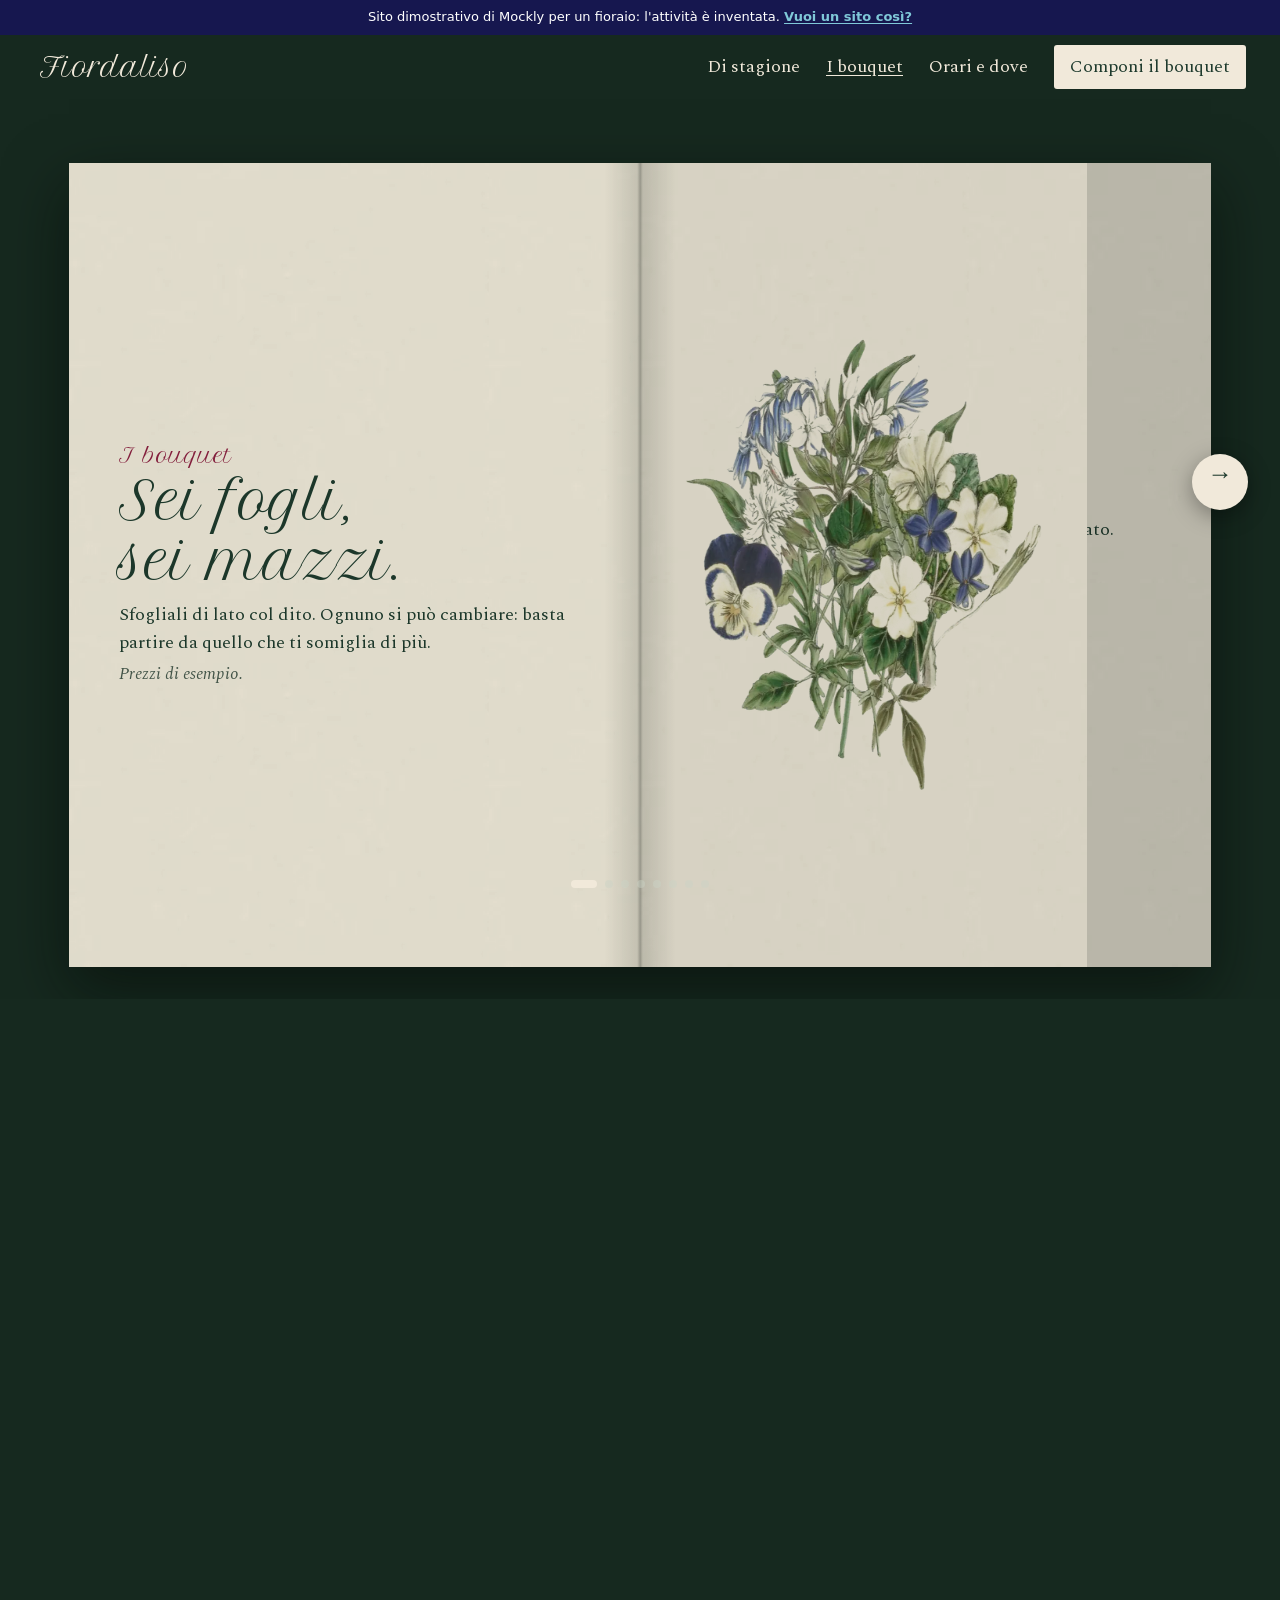
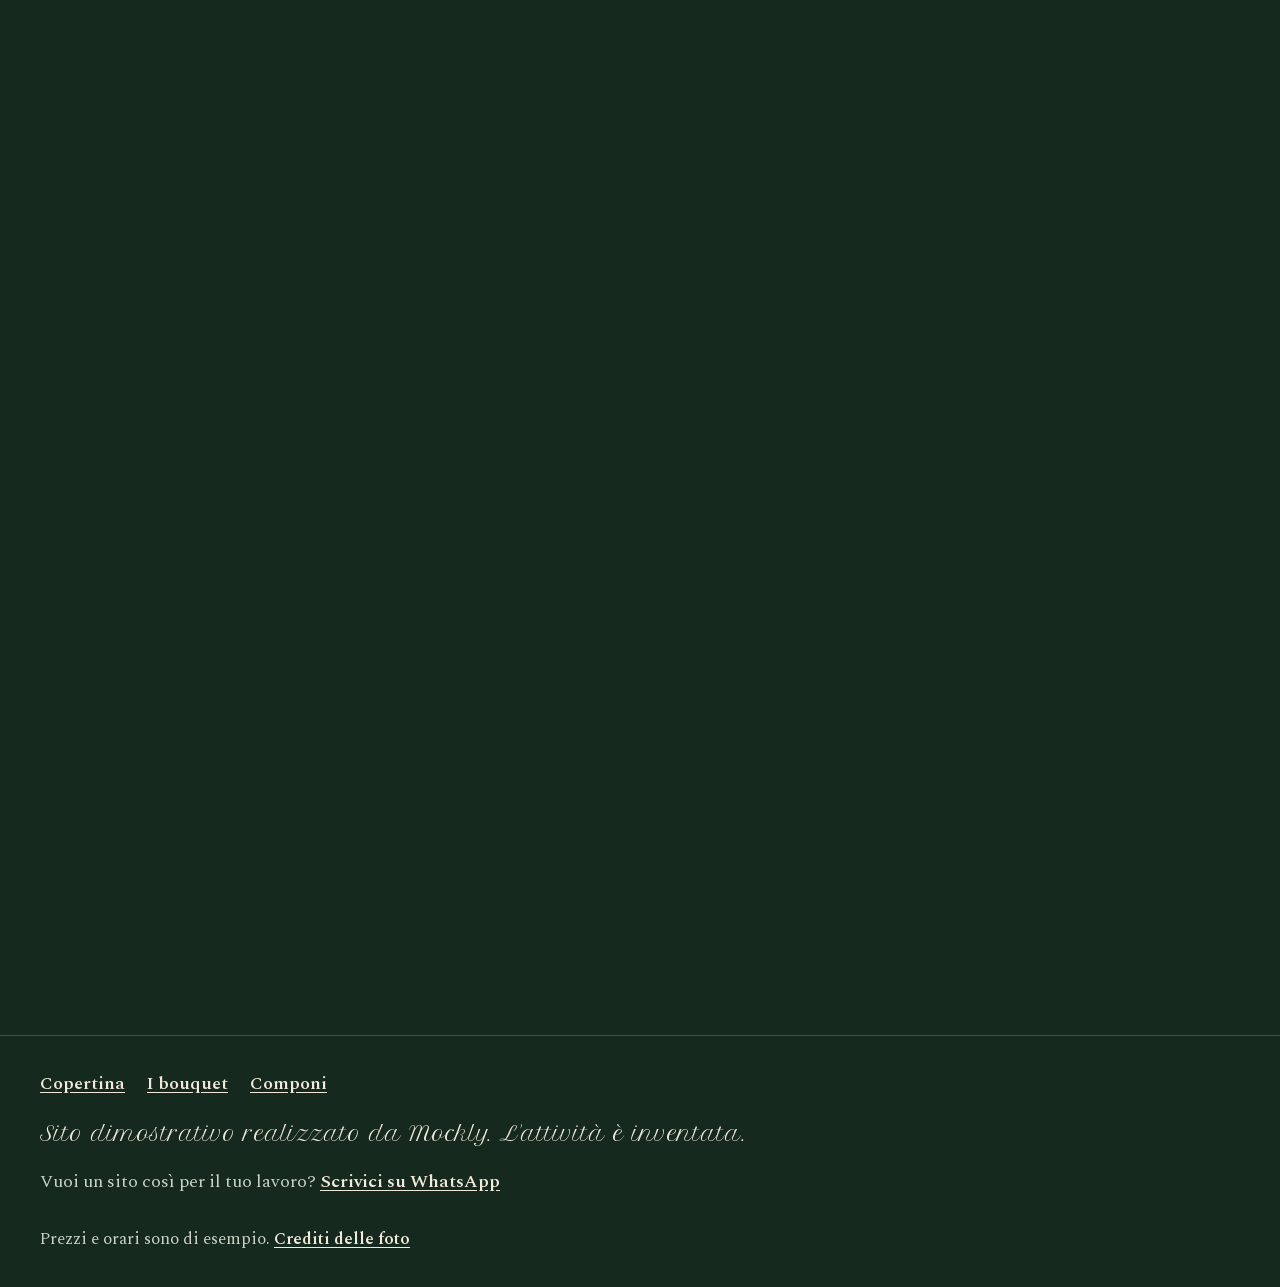
<file: bouquet.html>
<!doctype html>
<html lang="it">
<head>
<meta charset="utf-8">
<meta name="viewport" content="width=device-width, initial-scale=1, viewport-fit=cover">
<title>I bouquet · Fiordaliso, fioraio</title>
<meta name="description" content="Sei bouquet di esempio da sfogliare come fogli d'erbario. Scegline uno e cambialo come vuoi: fiori, colore, misura e biglietto.">
<meta name="theme-color" content="#16291F">
<meta property="og:type" content="website">
<meta property="og:locale" content="it_IT">
<meta property="og:title" content="I bouquet · Fiordaliso, fioraio">
<meta property="og:description" content="Sei bouquet di esempio da sfogliare come fogli d'erbario. Scegline uno e cambialo come vuoi: fiori, colore, misura e biglietto.">
<meta property="og:image" content="assets/img/og.jpg">
<meta name="twitter:card" content="summary_large_image">
<link rel="icon" href="assets/img/icona.svg" type="image/svg+xml">
<link rel="apple-touch-icon" href="assets/img/icona-180.png">
<link rel="manifest" href="site.webmanifest">
<link rel="preload" href="assets/fonts/petit-formal-script-400.woff2" as="font" type="font/woff2" crossorigin>
<link rel="preload" href="assets/fonts/spectral-400.woff2" as="font" type="font/woff2" crossorigin>
<link rel="stylesheet" href="assets/css/style.css">
<script src="assets/js/season.js"></script>
</head>
<body class="page-bouquet">
<!-- Striscia Mockly: dice che questo è un sito dimostrativo -->
<div class="mockly-demo-bar" role="note"><p>Sito dimostrativo di Mockly per un fioraio: l'attività è inventata. <a href="https://mockly.it/">Vuoi un sito così?</a></p></div>
<script>(function(){var b=document.currentScript.previousElementSibling,h=[];function pad(){var c=getComputedStyle(document.body),t=parseFloat(c.paddingTop)||0;b.style.margin="-"+t+"px -"+(parseFloat(c.paddingRight)||0)+"px "+t+"px -"+(parseFloat(c.paddingLeft)||0)+"px";}function find(){pad();h=[].filter.call(document.body.querySelectorAll("*"),function(e){if(e===b||b.contains(e))return false;if(e.hasAttribute("data-mockly-bar"))return true;var s=getComputedStyle(e);if(s.position!=="fixed"||s.top!=="0px")return false;var r=e.getBoundingClientRect();if(r.height>20&&r.height<innerHeight*.5&&r.width>innerWidth*.5){e.setAttribute("data-mockly-bar","");return true;}return false;});move();}function move(){var t=Math.max(0,b.offsetHeight-scrollY)+"px";h.forEach(function(e){e.style.top=t;});}addEventListener("load",find);addEventListener("resize",find);addEventListener("scroll",move,{passive:true});if(document.readyState!=="loading")find();else document.addEventListener("DOMContentLoaded",find);})();</script>
<style>.mockly-demo-bar{position:relative;z-index:1;margin:0;padding:8px 16px;background:#16174F;color:#fff;font:500 13px/1.45 system-ui,-apple-system,"Segoe UI",Roboto,sans-serif;text-align:center;letter-spacing:0}.mockly-demo-bar p{margin:0;color:inherit;font:inherit}.mockly-demo-bar a{color:#7FC8D8;font-weight:600;text-decoration:underline;text-underline-offset:2px}.mockly-demo-bar a:focus-visible{outline:2px solid #7FC8D8;outline-offset:2px}</style>
<a class="skip" href="#main">Vai al contenuto</a>
<header class="topbar">
  <a class="brand" href="index.html">Fiordaliso</a>
  <nav class="topnav" aria-label="Principale">
    <a href="index.html#stagione">Di stagione</a>
    <a href="bouquet.html" aria-current="page">I bouquet</a>
    <a href="index.html#banco">Orari e dove</a>
    <a class="topnav__cta" href="ordina.html">Componi il bouquet</a>
  </nav>
  <button class="menu-btn" type="button" aria-expanded="false" aria-controls="menu" aria-label="Apri il menu"><span></span><span></span></button>
</header>
<div class="scrim" hidden></div>
<div class="menu" id="menu" role="dialog" aria-modal="true" aria-label="Menu" hidden>
  <button class="menu__close" type="button" aria-label="Chiudi il menu"><svg viewBox="0 0 24 24" width="24" height="24" aria-hidden="true"><path d="m5 5 14 14M19 5 5 19" fill="none" stroke="currentColor" stroke-width="1.8"/></svg></button>
  <p class="menu__tag">Indice dell'erbario</p>
  <ul class="menu__list">
    <li><a href="index.html"><span>Copertina</span></a></li>
    <li><a href="index.html#stagione"><span>Di stagione</span></a></li>
    <li><a href="bouquet.html"><span>I bouquet</span></a></li>
    <li><a href="ordina.html"><span>Componi il bouquet</span></a></li>
    <li><a href="index.html#banco"><span>Orari e dove</span></a></li>
  </ul>
  <p class="menu__foot">Sito dimostrativo: l'attività è inventata.</p>
</div>
<main id="main" data-book>
<div class="bq-intro">
  <div class="bq-intro__text" data-page data-spread="0" data-dwell=".3">
    <p class="kicker">I bouquet</p>
    <h1>Sei fogli, sei mazzi.</h1>
    <p>Sfogliali di lato col dito. Ognuno si può cambiare: basta partire da quello che ti somiglia di più.</p>
    <p class="fine">Prezzi di esempio.</p>
  </div>
  <div class="bq-intro__plate" data-page>
    <img src="assets/img/p-tavola-420.webp" srcset="assets/img/p-tavola-420.webp 420w, assets/img/p-tavola-840.webp 840w" sizes="(min-width:1024px) 40vw, 90vw" width="840" height="837" alt="Tavola d&#x27;erbario con viole e fiori selvatici blu e bianchi">
  </div>
</div>
<div class="bq-wrap">
<ul class="sheets bqs" data-sheets tabindex="0" aria-label="Bouquet: scorri di lato">
<li class="bq" id="campo">
  <div class="bq__photo" data-page data-spread="1" data-dwell=".35">
    <span class="tipped"><img src="assets/img/b-campo-420.webp" srcset="assets/img/b-campo-420.webp 420w, assets/img/b-campo-840.webp 840w" sizes="(min-width:1024px) 34vw, 78vw" width="840" height="1050" alt="Mazzo colorato di dalie e fiori di campo, tenuto da una mano" loading="lazy" decoding="async"></span>
  </div>
  <div class="bq__text" data-page>
    <p class="kicker">Foglio 2</p>
    <h2>Il Campo</h2>
    <p>Dalie, margherite e foglie come raccolte in un prato.</p>
    <p class="bq__meta"><span class="bq__price">da 38 €</span><span>mazzo medio</span></p>
    <a class="btn" href="ordina.html?base=campo">Parti da questo <svg viewBox="0 0 24 24" width="24" height="24" aria-hidden="true"><path d="M5 12h14m-6-6 6 6-6 6" fill="none" stroke="currentColor" stroke-width="1.8"/></svg></a>
    <a class="bq__link" href="https://wa.me/393517578080?text=Ciao%20Mockly%2C%20prova%20della%20demo%20Fiordaliso%3A%20vorrei%20il%20bouquet%20Il%20Campo.%20%28%C3%88%20solo%20una%20dimostrazione.%29" target="_blank" rel="noopener">Ordinalo subito su WhatsApp</a>
  </div>
</li>
<li class="bq" id="cipria">
  <div class="bq__photo" data-page data-spread="2" data-dwell=".35">
    <span class="tipped"><img src="assets/img/b-cipria-420.webp" srcset="assets/img/b-cipria-420.webp 420w, assets/img/b-cipria-840.webp 840w" sizes="(min-width:1024px) 34vw, 78vw" width="840" height="1050" alt="Grande mazzo di rose rosa con nastro scuro, tenuto da una mano" loading="lazy" decoding="async"></span>
  </div>
  <div class="bq__text" data-page>
    <p class="kicker">Foglio 3</p>
    <h2>Cipria</h2>
    <p>Rose e peonie nei toni del rosa, con un nastro di raso.</p>
    <p class="bq__meta"><span class="bq__price">da 58 €</span><span>mazzo grande</span></p>
    <a class="btn" href="ordina.html?base=cipria">Parti da questo <svg viewBox="0 0 24 24" width="24" height="24" aria-hidden="true"><path d="M5 12h14m-6-6 6 6-6 6" fill="none" stroke="currentColor" stroke-width="1.8"/></svg></a>
    <a class="bq__link" href="https://wa.me/393517578080?text=Ciao%20Mockly%2C%20prova%20della%20demo%20Fiordaliso%3A%20vorrei%20il%20bouquet%20Cipria.%20%28%C3%88%20solo%20una%20dimostrazione.%29" target="_blank" rel="noopener">Ordinalo subito su WhatsApp</a>
  </div>
</li>
<li class="bq" id="tramontana">
  <div class="bq__photo" data-page data-spread="3" data-dwell=".35">
    <span class="tipped"><img src="assets/img/b-tramontana-420.webp" srcset="assets/img/b-tramontana-420.webp 420w, assets/img/b-tramontana-840.webp 840w" sizes="(min-width:1024px) 34vw, 78vw" width="840" height="1050" alt="Mazzo bianco e azzurro avvolto in carta kraft" loading="lazy" decoding="async"></span>
  </div>
  <div class="bq__text" data-page>
    <p class="kicker">Foglio 4</p>
    <h2>Tramontana</h2>
    <p>Bianco e azzurro, carta kraft stropicciata, nessun fronzolo.</p>
    <p class="bq__meta"><span class="bq__price">da 38 €</span><span>mazzo medio</span></p>
    <a class="btn" href="ordina.html?base=tramontana">Parti da questo <svg viewBox="0 0 24 24" width="24" height="24" aria-hidden="true"><path d="M5 12h14m-6-6 6 6-6 6" fill="none" stroke="currentColor" stroke-width="1.8"/></svg></a>
    <a class="bq__link" href="https://wa.me/393517578080?text=Ciao%20Mockly%2C%20prova%20della%20demo%20Fiordaliso%3A%20vorrei%20il%20bouquet%20Tramontana.%20%28%C3%88%20solo%20una%20dimostrazione.%29" target="_blank" rel="noopener">Ordinalo subito su WhatsApp</a>
  </div>
</li>
<li class="bq" id="bianca">
  <div class="bq__photo" data-page data-spread="4" data-dwell=".35">
    <span class="tipped"><img src="assets/img/b-bianca-420.webp" srcset="assets/img/b-bianca-420.webp 420w, assets/img/b-bianca-840.webp 840w" sizes="(min-width:1024px) 34vw, 78vw" width="840" height="1050" alt="Piccolo mazzo di rose bianche in carta kraft" loading="lazy" decoding="async"></span>
  </div>
  <div class="bq__text" data-page>
    <p class="kicker">Foglio 5</p>
    <h2>Bianca</h2>
    <p>Rose bianche e crema: per chi non vuole sbagliare.</p>
    <p class="bq__meta"><span class="bq__price">da 24 €</span><span>mazzo piccolo</span></p>
    <a class="btn" href="ordina.html?base=bianca">Parti da questo <svg viewBox="0 0 24 24" width="24" height="24" aria-hidden="true"><path d="M5 12h14m-6-6 6 6-6 6" fill="none" stroke="currentColor" stroke-width="1.8"/></svg></a>
    <a class="bq__link" href="https://wa.me/393517578080?text=Ciao%20Mockly%2C%20prova%20della%20demo%20Fiordaliso%3A%20vorrei%20il%20bouquet%20Bianca.%20%28%C3%88%20solo%20una%20dimostrazione.%29" target="_blank" rel="noopener">Ordinalo subito su WhatsApp</a>
  </div>
</li>
<li class="bq" id="brace">
  <div class="bq__photo" data-page data-spread="5" data-dwell=".35">
    <span class="tipped"><img src="assets/img/b-brace-420.webp" srcset="assets/img/b-brace-420.webp 420w, assets/img/b-brace-840.webp 840w" sizes="(min-width:1024px) 34vw, 78vw" width="840" height="1050" alt="Mazzo di rose arancio e bianche con foglie scure" loading="lazy" decoding="async"></span>
  </div>
  <div class="bq__text" data-page>
    <p class="kicker">Foglio 6</p>
    <h2>Brace</h2>
    <p>Arancio caldo su fogliame scuro. Si nota da lontano.</p>
    <p class="bq__meta"><span class="bq__price">da 38 €</span><span>mazzo medio</span></p>
    <a class="btn" href="ordina.html?base=brace">Parti da questo <svg viewBox="0 0 24 24" width="24" height="24" aria-hidden="true"><path d="M5 12h14m-6-6 6 6-6 6" fill="none" stroke="currentColor" stroke-width="1.8"/></svg></a>
    <a class="bq__link" href="https://wa.me/393517578080?text=Ciao%20Mockly%2C%20prova%20della%20demo%20Fiordaliso%3A%20vorrei%20il%20bouquet%20Brace.%20%28%C3%88%20solo%20una%20dimostrazione.%29" target="_blank" rel="noopener">Ordinalo subito su WhatsApp</a>
  </div>
</li>
<li class="bq" id="tulipani">
  <div class="bq__photo" data-page data-spread="6" data-dwell=".35">
    <span class="tipped"><img src="assets/img/b-tulipani-420.webp" srcset="assets/img/b-tulipani-420.webp 420w, assets/img/b-tulipani-840.webp 840w" sizes="(min-width:1024px) 34vw, 78vw" width="840" height="1050" alt="Tulipani rosa avvolti in carta kraft" loading="lazy" decoding="async"></span>
  </div>
  <div class="bq__text" data-page>
    <p class="kicker">Foglio 7</p>
    <h2>Solo tulipani</h2>
    <p>Una specie sola, tanti gambi. Il mazzo più sincero.</p>
    <p class="bq__meta"><span class="bq__price">da 24 €</span><span>mazzo piccolo</span></p>
    <a class="btn" href="ordina.html?base=tulipani">Parti da questo <svg viewBox="0 0 24 24" width="24" height="24" aria-hidden="true"><path d="M5 12h14m-6-6 6 6-6 6" fill="none" stroke="currentColor" stroke-width="1.8"/></svg></a>
    <a class="bq__link" href="https://wa.me/393517578080?text=Ciao%20Mockly%2C%20prova%20della%20demo%20Fiordaliso%3A%20vorrei%20il%20bouquet%20Solo%20tulipani.%20%28%C3%88%20solo%20una%20dimostrazione.%29" target="_blank" rel="noopener">Ordinalo subito su WhatsApp</a>
  </div>
</li>
</ul>
<div class="pager" data-pager><button type="button" data-prev aria-label="Bouquet precedente"><svg viewBox="0 0 24 24" width="24" height="24" aria-hidden="true"><path d="M19 12H5m6-6-6 6 6 6" fill="none" stroke="currentColor" stroke-width="1.8"/></svg></button><span data-pos aria-live="polite">1 di 6</span><button type="button" data-next aria-label="Bouquet successivo"><svg viewBox="0 0 24 24" width="24" height="24" aria-hidden="true"><path d="M5 12h14m-6-6 6 6-6 6" fill="none" stroke="currentColor" stroke-width="1.8"/></svg></button></div>
</div>
<div class="bq-end">
  <div class="bq-end__plate" data-page data-spread="7" data-dwell=".3">
    <img src="assets/img/p-felce-420.webp" srcset="assets/img/p-felce-420.webp 420w, assets/img/p-felce-840.webp 840w" sizes="(min-width:1024px) 30vw, 60vw" width="840" height="1108" alt="Felce e fiori rossi pressati sulla carta" loading="lazy" decoding="async">
  </div>
  <div class="bq-end__text" data-page>
    <h2>Nessuno ti somiglia?</h2>
    <p>Fallo tu, gambo per gambo. Il prezzo si aggiorna mentre scegli.</p>
    <a class="btn" href="ordina.html">Componi il bouquet <svg viewBox="0 0 24 24" width="24" height="24" aria-hidden="true"><path d="M5 12h14m-6-6 6 6-6 6" fill="none" stroke="currentColor" stroke-width="1.8"/></svg></a>
  </div>
</div>
</main>
<nav class="flip" aria-label="Sfoglia l'erbario" hidden><button type="button" data-flip="-1">Foglio precedente</button><span data-flip-pos aria-live="polite"></span><button type="button" data-flip="1">Foglio successivo</button></nav>
<footer class="demo-note">
  <nav class="demo-note__nav" aria-label="Pagine"><a href="index.html">Copertina</a><a href="bouquet.html">I bouquet</a><a href="ordina.html">Componi</a></nav>
  <p class="demo-note__main">Sito dimostrativo realizzato da Mockly. L'attività è inventata.</p>
  <p>Vuoi un sito così per il tuo lavoro? <a href="https://wa.me/393517578080?text=Ciao%20Mockly%2C%20ho%20visto%20la%20demo%20del%20fioraio%20Fiordaliso.%20Vorrei%20un%20sito%20cos%C3%AC%20per%20il%20mio%20lavoro." rel="noopener" target="_blank">Scrivici su WhatsApp</a></p>
  <p class="demo-note__small">Prezzi e orari sono di esempio. <a href="CREDITI.md">Crediti delle foto</a></p>
</footer>
<div class="thumb"><a class="btn btn--thumb" href="ordina.html">Componi il bouquet <svg viewBox="0 0 24 24" width="24" height="24" aria-hidden="true"><path d="M5 12h14m-6-6 6 6-6 6" fill="none" stroke="currentColor" stroke-width="1.8"/></svg></a></div>
<script src="assets/js/site.js" defer></script>
<script src="assets/js/book.js" defer></script>
</body>
</html>
</file>
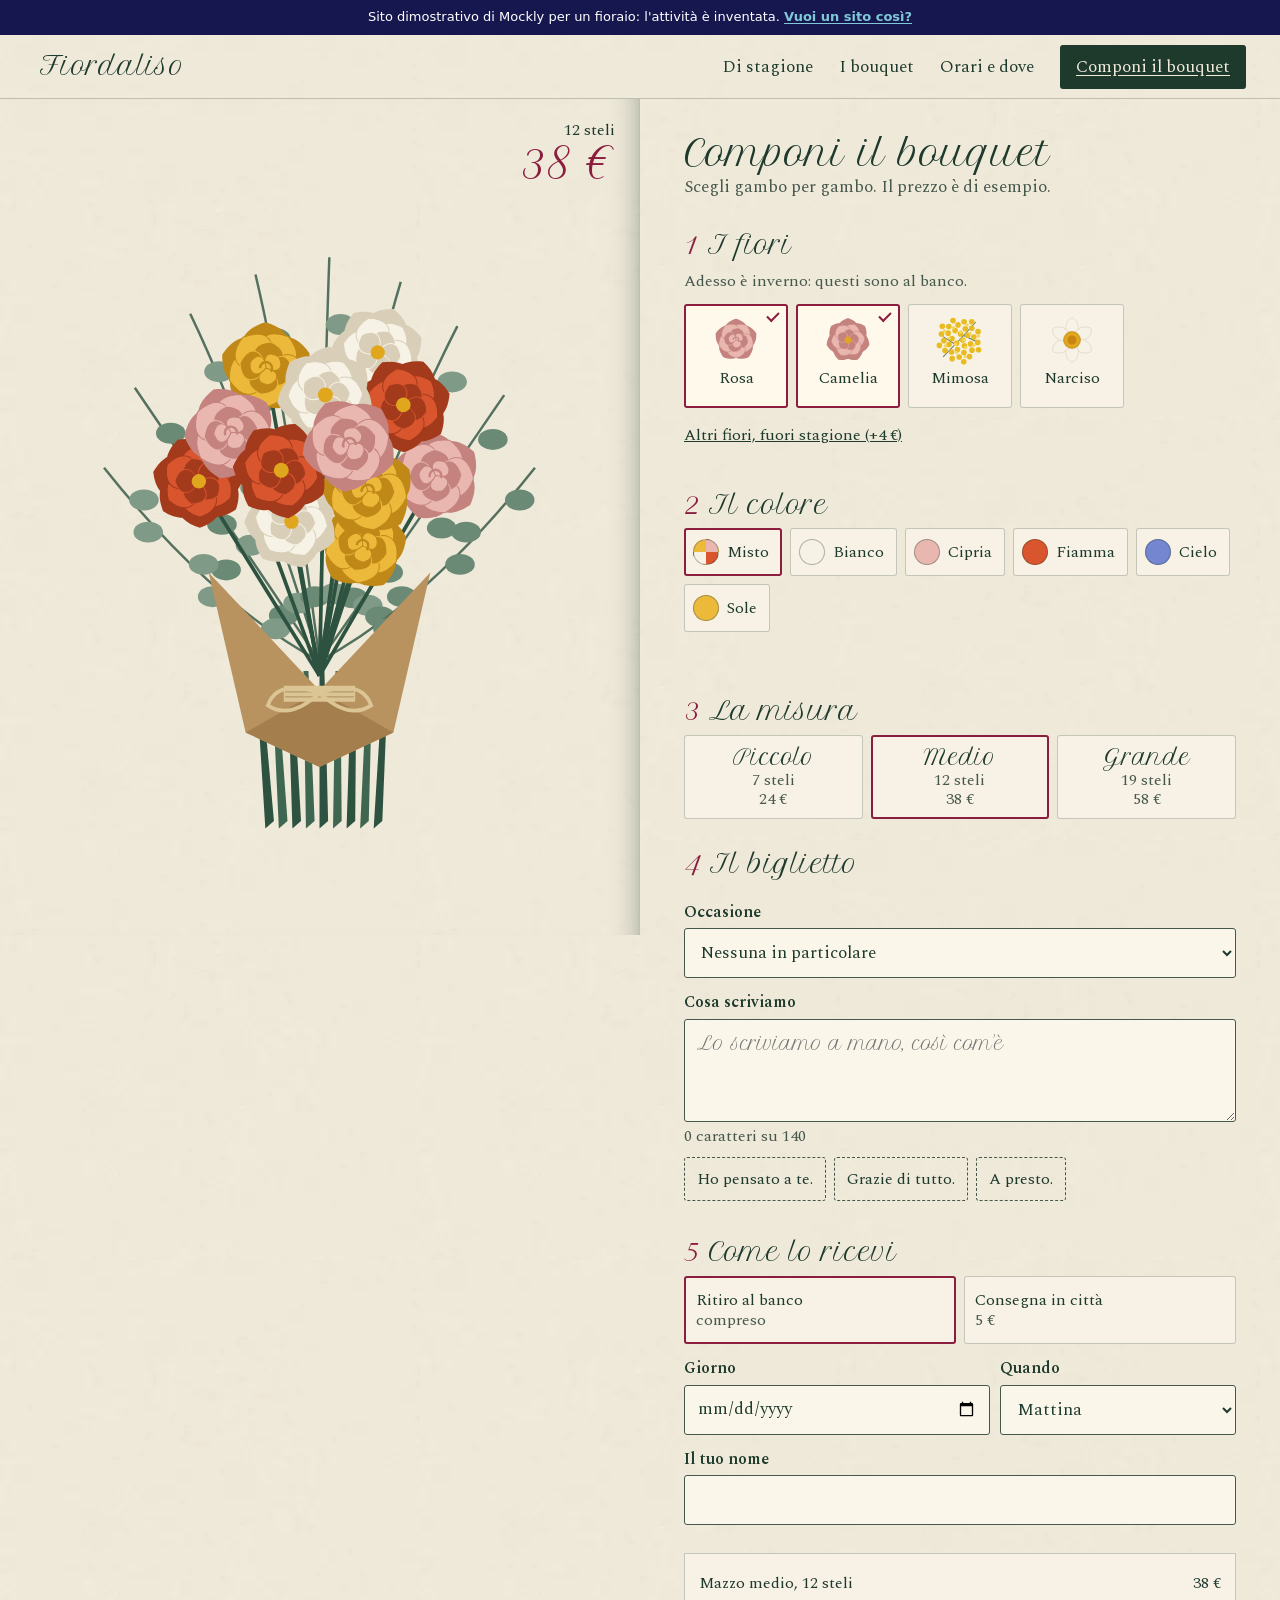
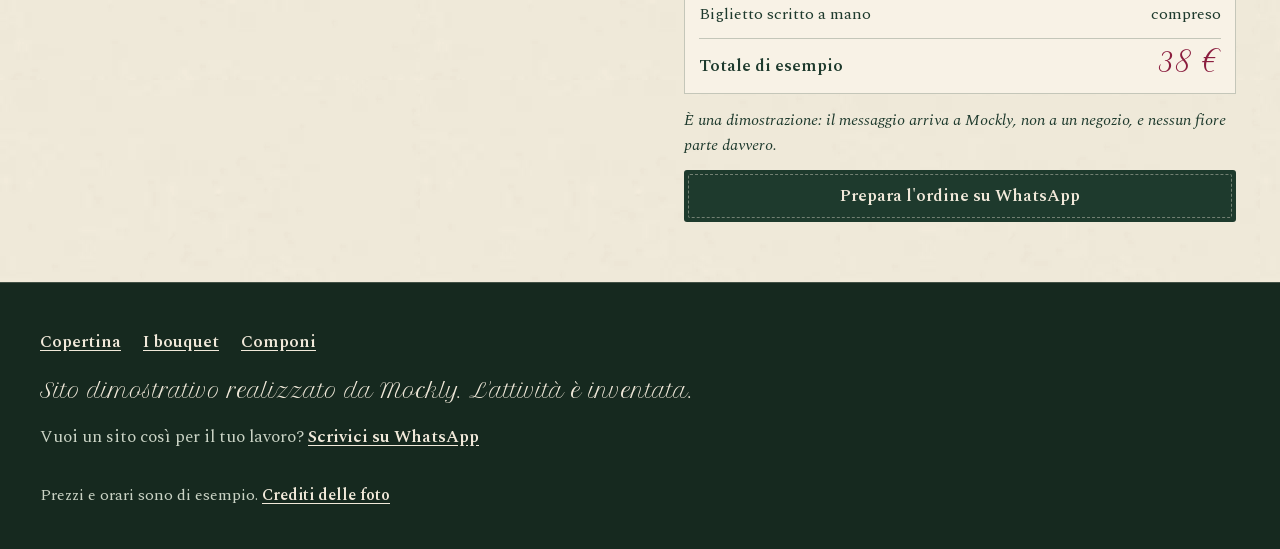
<file: ordina.html>
<!doctype html>
<html lang="it">
<head>
<meta charset="utf-8">
<meta name="viewport" content="width=device-width, initial-scale=1, viewport-fit=cover">
<title>Componi il bouquet · Fiordaliso, fioraio</title>
<meta name="description" content="Scegli fiori, colore e misura: il mazzo si compone davanti a te con il prezzo di esempio. Aggiungi il biglietto e prepara l'ordine su WhatsApp.">
<meta name="theme-color" content="#16291F">
<meta property="og:type" content="website">
<meta property="og:locale" content="it_IT">
<meta property="og:title" content="Componi il bouquet · Fiordaliso, fioraio">
<meta property="og:description" content="Scegli fiori, colore e misura: il mazzo si compone davanti a te con il prezzo di esempio. Aggiungi il biglietto e prepara l'ordine su WhatsApp.">
<meta property="og:image" content="assets/img/og.jpg">
<meta name="twitter:card" content="summary_large_image">
<link rel="icon" href="assets/img/icona.svg" type="image/svg+xml">
<link rel="apple-touch-icon" href="assets/img/icona-180.png">
<link rel="manifest" href="site.webmanifest">
<link rel="preload" href="assets/fonts/petit-formal-script-400.woff2" as="font" type="font/woff2" crossorigin>
<link rel="preload" href="assets/fonts/spectral-400.woff2" as="font" type="font/woff2" crossorigin>
<link rel="stylesheet" href="assets/css/style.css">
<script src="assets/js/season.js"></script>
</head>
<body class="page-order">
<!-- Striscia Mockly: dice che questo è un sito dimostrativo -->
<div class="mockly-demo-bar" role="note"><p>Sito dimostrativo di Mockly per un fioraio: l'attività è inventata. <a href="https://mockly.it/">Vuoi un sito così?</a></p></div>
<script>(function(){var b=document.currentScript.previousElementSibling,h=[];function pad(){var c=getComputedStyle(document.body),t=parseFloat(c.paddingTop)||0;b.style.margin="-"+t+"px -"+(parseFloat(c.paddingRight)||0)+"px "+t+"px -"+(parseFloat(c.paddingLeft)||0)+"px";}function find(){pad();h=[].filter.call(document.body.querySelectorAll("*"),function(e){if(e===b||b.contains(e))return false;if(e.hasAttribute("data-mockly-bar"))return true;var s=getComputedStyle(e);if(s.position!=="fixed"||s.top!=="0px")return false;var r=e.getBoundingClientRect();if(r.height>20&&r.height<innerHeight*.5&&r.width>innerWidth*.5){e.setAttribute("data-mockly-bar","");return true;}return false;});move();}function move(){var t=Math.max(0,b.offsetHeight-scrollY)+"px";h.forEach(function(e){e.style.top=t;});}addEventListener("load",find);addEventListener("resize",find);addEventListener("scroll",move,{passive:true});if(document.readyState!=="loading")find();else document.addEventListener("DOMContentLoaded",find);})();</script>
<style>.mockly-demo-bar{position:relative;z-index:1;margin:0;padding:8px 16px;background:#16174F;color:#fff;font:500 13px/1.45 system-ui,-apple-system,"Segoe UI",Roboto,sans-serif;text-align:center;letter-spacing:0}.mockly-demo-bar p{margin:0;color:inherit;font:inherit}.mockly-demo-bar a{color:#7FC8D8;font-weight:600;text-decoration:underline;text-underline-offset:2px}.mockly-demo-bar a:focus-visible{outline:2px solid #7FC8D8;outline-offset:2px}</style>
<a class="skip" href="#main">Vai al contenuto</a>
<header class="topbar">
  <a class="brand" href="index.html">Fiordaliso</a>
  <nav class="topnav" aria-label="Principale">
    <a href="index.html#stagione">Di stagione</a>
    <a href="bouquet.html">I bouquet</a>
    <a href="index.html#banco">Orari e dove</a>
    <a class="topnav__cta" href="ordina.html" aria-current="page">Componi il bouquet</a>
  </nav>
  <button class="menu-btn" type="button" aria-expanded="false" aria-controls="menu" aria-label="Apri il menu"><span></span><span></span></button>
</header>
<div class="scrim" hidden></div>
<div class="menu" id="menu" role="dialog" aria-modal="true" aria-label="Menu" hidden>
  <button class="menu__close" type="button" aria-label="Chiudi il menu"><svg viewBox="0 0 24 24" width="24" height="24" aria-hidden="true"><path d="m5 5 14 14M19 5 5 19" fill="none" stroke="currentColor" stroke-width="1.8"/></svg></button>
  <p class="menu__tag">Indice dell'erbario</p>
  <ul class="menu__list">
    <li><a href="index.html"><span>Copertina</span></a></li>
    <li><a href="index.html#stagione"><span>Di stagione</span></a></li>
    <li><a href="bouquet.html"><span>I bouquet</span></a></li>
    <li><a href="ordina.html"><span>Componi il bouquet</span></a></li>
    <li><a href="index.html#banco"><span>Orari e dove</span></a></li>
  </ul>
  <p class="menu__foot">Sito dimostrativo: l'attività è inventata.</p>
</div>
<main id="main" class="composer">
<div class="stagebox">
  <figure class="stage" aria-label="Anteprima del mazzo">
    <div class="stage__art" data-art role="img" aria-label="Anteprima del tuo mazzo"></div>
    <p class="stage__empty" data-empty hidden>Il foglio è vuoto.<br>Scegli almeno un fiore.</p>
    <div class="ticket" data-ticket hidden><p data-ticket-text></p></div>
    <figcaption class="stage__cap"><span data-stems>12 steli</span><span class="stage__price" data-price>38 €</span></figcaption>
  </figure>
</div>
<div class="panel">
  <h1>Componi il bouquet</h1>
  <p class="panel__lead">Scegli gambo per gambo. Il prezzo è di esempio.</p>
  <noscript><p class="error-box">Per comporre il mazzo serve JavaScript. Puoi comunque <a href="https://wa.me/393517578080?text=Ciao%20Mockly%2C%20prova%20della%20demo%20Fiordaliso%3A%20vorrei%20un%20bouquet.">scriverci su WhatsApp</a>.</p></noscript>
  <form class="order" data-order novalidate>
    <fieldset class="group" data-group="fiori">
      <legend><span>1</span>I fiori</legend>
      <p class="hint" data-season-hint></p>
      <div class="flowers" data-flowers></div>
      <button class="more" type="button" data-more aria-expanded="false">Altri fiori, fuori stagione</button>
      <div class="flowers" data-flowers-off hidden></div>
      <p class="field-error" data-err="fiori" role="alert"></p>
    </fieldset>
    <fieldset class="group">
      <legend><span>2</span>Il colore</legend>
      <div class="tones" data-tones></div>
      <p class="hint" data-tone-hint></p>
    </fieldset>
    <fieldset class="group">
      <legend><span>3</span>La misura</legend>
      <div class="sizes" data-sizes></div>
    </fieldset>
    <fieldset class="group">
      <legend id="invio"><span>4</span>Il biglietto</legend>
      <label class="field"><span>Occasione</span>
        <select name="occasione" data-occasion>
          <option value="">Nessuna in particolare</option>
          <option value="compleanno">Compleanno</option><option value="laurea">Laurea</option><option value="scusa">Per farmi perdonare</option><option value="nascita">Nascita</option><option value="matrimonio">Matrimonio</option><option value="lutto">Un saluto</option>
        </select></label>
      <label class="field"><span>Cosa scriviamo</span>
        <textarea name="biglietto" rows="3" maxlength="140" data-note placeholder="Lo scriviamo a mano, così com'è"></textarea></label>
      <p class="counter"><span data-note-count>0</span> caratteri su 140</p>
      <div class="ideas" data-ideas></div>
    </fieldset>
    <fieldset class="group">
      <legend><span>5</span>Come lo ricevi</legend>
      <div class="ways">
        <label class="way"><input type="radio" name="modo" value="ritiro" checked><span>Ritiro al banco<small>compreso</small></span></label>
        <label class="way"><input type="radio" name="modo" value="consegna"><span>Consegna in città<small>5 €</small></span></label>
      </div>
      <div class="pair">
        <label class="field"><span>Giorno</span><input type="date" name="giorno" data-day required aria-describedby="err-giorno"><em class="field-error" id="err-giorno" data-err="giorno"></em></label>
        <label class="field"><span>Quando</span><select name="fascia" data-slot><option value="mattina">Mattina</option><option value="pomeriggio">Pomeriggio</option></select></label>
      </div>
      <label class="field"><span>Il tuo nome</span><input type="text" name="nome" autocomplete="given-name" required aria-describedby="err-nome"><em class="field-error" id="err-nome" data-err="nome"></em></label>
      <div class="delivery" data-delivery hidden>
        <label class="field"><span>A chi lo portiamo</span><input type="text" name="destinatario" aria-describedby="err-dest"><em class="field-error" id="err-dest" data-err="destinatario"></em></label>
        <label class="field"><span>Indirizzo di consegna</span><input type="text" name="indirizzo" autocomplete="off" aria-describedby="err-ind"><em class="field-error" id="err-ind" data-err="indirizzo"></em></label>
      </div>
    </fieldset>
    <section class="summary" aria-label="Riepilogo del prezzo">
      <ul data-lines></ul>
      <p class="summary__total"><span>Totale di esempio</span><b data-total>38 €</b></p>
    </section>
    <p class="demo-warn">È una dimostrazione: il messaggio arriva a Mockly, non a un negozio, e nessun fiore parte davvero.</p>
    <button class="btn btn--send" type="submit" data-send>Prepara l'ordine su WhatsApp</button>
  </form>
  <div class="done" data-done hidden tabindex="-1">
    <h2>Il messaggio è pronto.</h2>
    <p>Lo abbiamo aperto in WhatsApp, già scritto. Se non si è aperto, tocca qui sotto. Ricorda: è una prova, nessun fiore parte davvero.</p>
    <a class="btn" data-wa href="https://wa.me/393517578080" target="_blank" rel="noopener">Apri WhatsApp <svg viewBox="0 0 24 24" width="24" height="24" aria-hidden="true"><path d="M5 12h14m-6-6 6 6-6 6" fill="none" stroke="currentColor" stroke-width="1.8"/></svg></a>
    <button class="bq__link" type="button" data-again>Componi un altro mazzo</button>
  </div>
</div>
</main>
<div class="paybar" data-paybar><p><span data-bar-stems>12 steli</span><b data-bar-price>38 €</b></p><a class="btn" href="#invio" data-bar-go>Avanti</a></div>
<footer class="demo-note">
  <nav class="demo-note__nav" aria-label="Pagine"><a href="index.html">Copertina</a><a href="bouquet.html">I bouquet</a><a href="ordina.html">Componi</a></nav>
  <p class="demo-note__main">Sito dimostrativo realizzato da Mockly. L'attività è inventata.</p>
  <p>Vuoi un sito così per il tuo lavoro? <a href="https://wa.me/393517578080?text=Ciao%20Mockly%2C%20ho%20visto%20la%20demo%20del%20fioraio%20Fiordaliso.%20Vorrei%20un%20sito%20cos%C3%AC%20per%20il%20mio%20lavoro." rel="noopener" target="_blank">Scrivici su WhatsApp</a></p>
  <p class="demo-note__small">Prezzi e orari sono di esempio. <a href="CREDITI.md">Crediti delle foto</a></p>
</footer>
<script src="assets/js/site.js" defer></script>
<script src="assets/js/composer.js" defer></script>
</body>
</html>
</file>
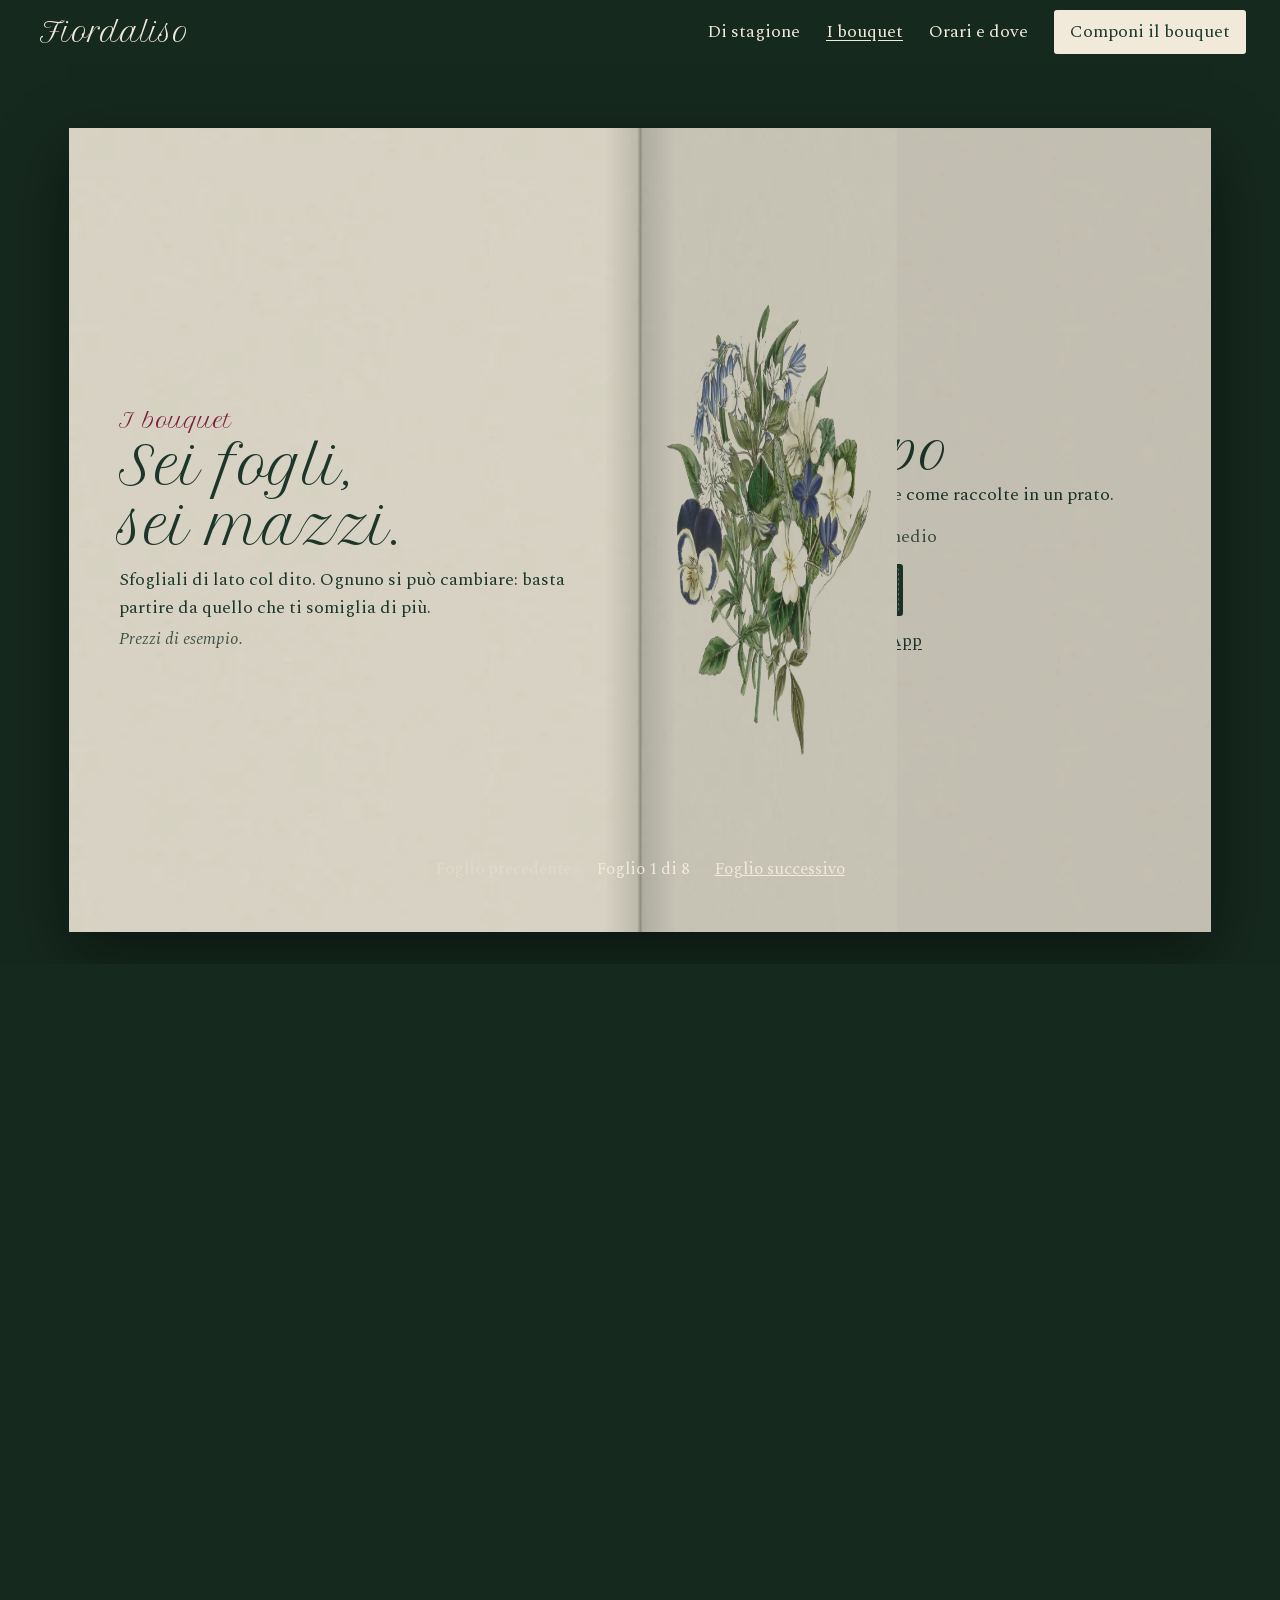
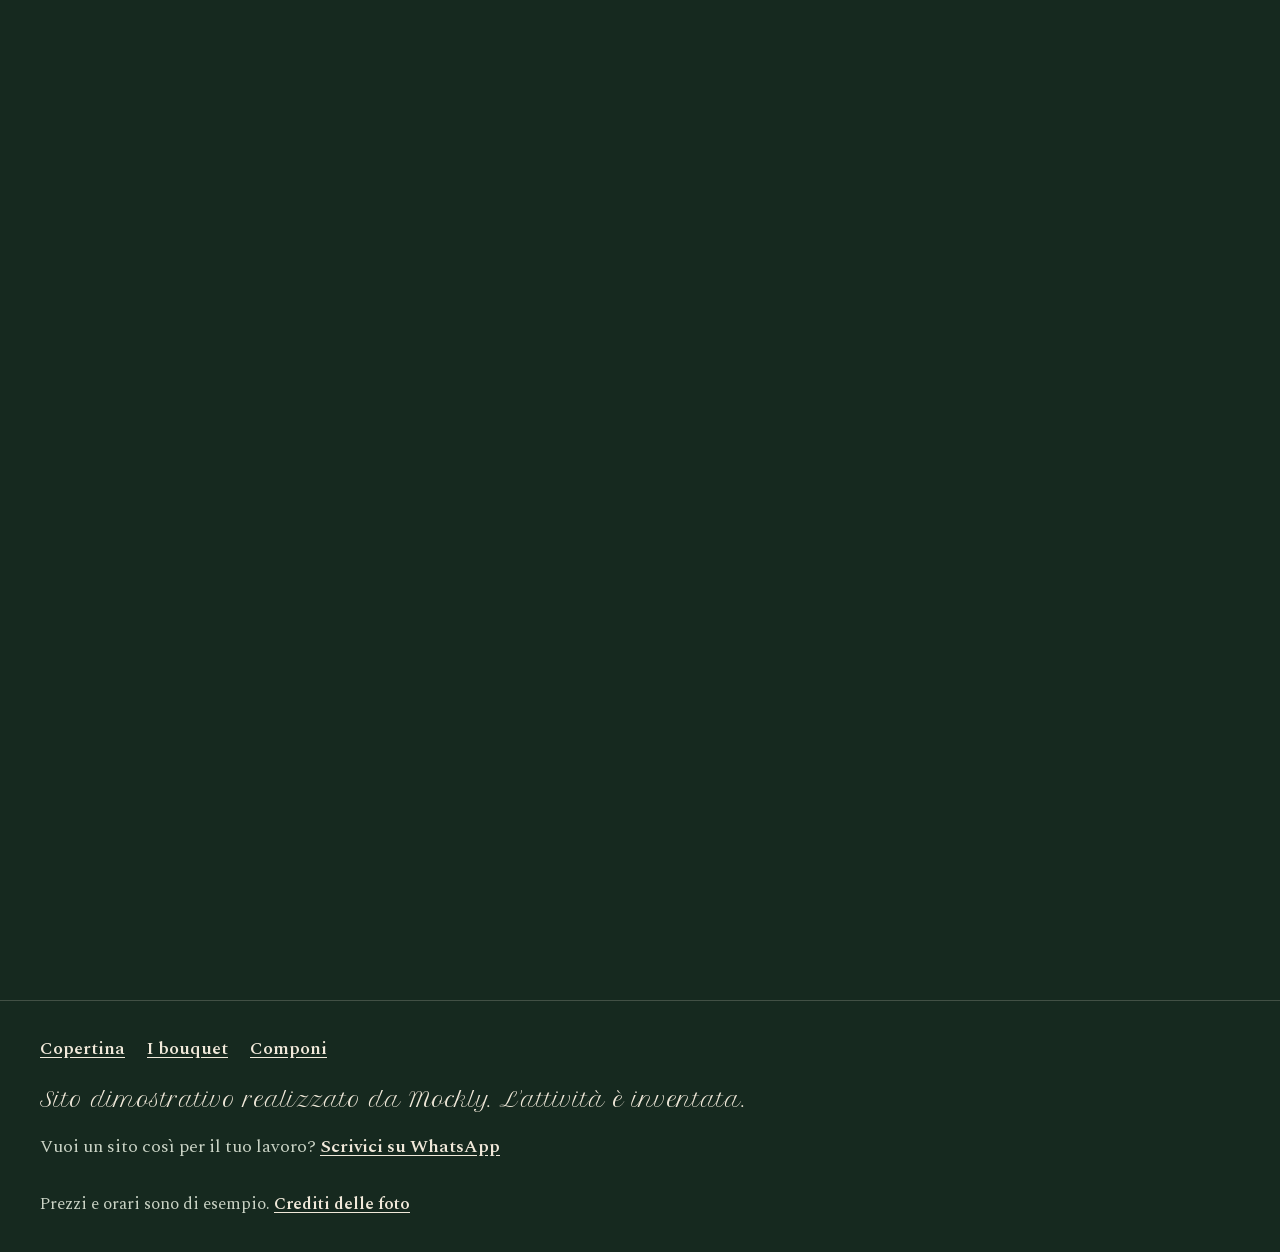
<file: fioraio-fiordaliso/bouquet.html>
<!doctype html>
<html lang="it">
<head>
<meta charset="utf-8">
<meta name="viewport" content="width=device-width, initial-scale=1, viewport-fit=cover">
<title>I bouquet · Fiordaliso, fioraio</title>
<meta name="description" content="Sei bouquet di esempio da sfogliare come fogli d'erbario. Scegline uno e cambialo come vuoi: fiori, colore, misura e biglietto.">
<meta name="theme-color" content="#16291F">
<meta property="og:type" content="website">
<meta property="og:locale" content="it_IT">
<meta property="og:title" content="I bouquet · Fiordaliso, fioraio">
<meta property="og:description" content="Sei bouquet di esempio da sfogliare come fogli d'erbario. Scegline uno e cambialo come vuoi: fiori, colore, misura e biglietto.">
<meta property="og:image" content="assets/img/og.jpg">
<meta name="twitter:card" content="summary_large_image">
<link rel="icon" href="assets/img/icona.svg" type="image/svg+xml">
<link rel="apple-touch-icon" href="assets/img/icona-180.png">
<link rel="manifest" href="site.webmanifest">
<link rel="preload" href="assets/fonts/petit-formal-script-400.woff2" as="font" type="font/woff2" crossorigin>
<link rel="preload" href="assets/fonts/spectral-400.woff2" as="font" type="font/woff2" crossorigin>
<link rel="stylesheet" href="assets/css/style.css">
<script src="assets/js/season.js"></script>
</head>
<body class="page-bouquet">
<a class="skip" href="#main">Vai al contenuto</a>
<header class="topbar">
  <a class="brand" href="index.html">Fiordaliso</a>
  <nav class="topnav" aria-label="Principale">
    <a href="index.html#stagione">Di stagione</a>
    <a href="bouquet.html" aria-current="page">I bouquet</a>
    <a href="index.html#banco">Orari e dove</a>
    <a class="topnav__cta" href="ordina.html">Componi il bouquet</a>
  </nav>
  <button class="menu-btn" type="button" aria-expanded="false" aria-controls="menu" aria-label="Apri il menu"><span></span><span></span></button>
</header>
<div class="scrim" hidden></div>
<div class="menu" id="menu" role="dialog" aria-modal="true" aria-label="Menu" hidden>
  <button class="menu__close" type="button" aria-label="Chiudi il menu"><svg viewBox="0 0 24 24" width="24" height="24" aria-hidden="true"><path d="m5 5 14 14M19 5 5 19" fill="none" stroke="currentColor" stroke-width="1.8"/></svg></button>
  <p class="menu__tag">Indice dell'erbario</p>
  <ul class="menu__list">
    <li><a href="index.html"><span>Copertina</span></a></li>
    <li><a href="index.html#stagione"><span>Di stagione</span></a></li>
    <li><a href="bouquet.html"><span>I bouquet</span></a></li>
    <li><a href="ordina.html"><span>Componi il bouquet</span></a></li>
    <li><a href="index.html#banco"><span>Orari e dove</span></a></li>
  </ul>
  <p class="menu__foot">Sito dimostrativo: l'attività è inventata.</p>
</div>
<main id="main" data-book>
<div class="bq-intro">
  <div class="bq-intro__text" data-page data-spread="0" data-dwell=".3">
    <p class="kicker">I bouquet</p>
    <h1>Sei fogli, sei mazzi.</h1>
    <p>Sfogliali di lato col dito. Ognuno si può cambiare: basta partire da quello che ti somiglia di più.</p>
    <p class="fine">Prezzi di esempio.</p>
  </div>
  <div class="bq-intro__plate" data-page>
    <img src="assets/img/p-tavola-420.webp" srcset="assets/img/p-tavola-420.webp 420w, assets/img/p-tavola-840.webp 840w" sizes="(min-width:1024px) 40vw, 90vw" width="840" height="837" alt="Tavola d&#x27;erbario con viole e fiori selvatici blu e bianchi">
  </div>
</div>
<div class="bq-wrap">
<ul class="sheets bqs" data-sheets tabindex="0" aria-label="Bouquet: scorri di lato">
<li class="bq" id="campo">
  <div class="bq__photo" data-page data-spread="1" data-dwell=".35">
    <span class="tipped"><img src="assets/img/b-campo-420.webp" srcset="assets/img/b-campo-420.webp 420w, assets/img/b-campo-840.webp 840w" sizes="(min-width:1024px) 34vw, 78vw" width="840" height="1050" alt="Mazzo colorato di dalie e fiori di campo, tenuto da una mano" loading="lazy" decoding="async"></span>
  </div>
  <div class="bq__text" data-page>
    <p class="kicker">Foglio 2</p>
    <h2>Il Campo</h2>
    <p>Dalie, margherite e foglie come raccolte in un prato.</p>
    <p class="bq__meta"><span class="bq__price">da 38 €</span><span>mazzo medio</span></p>
    <a class="btn" href="ordina.html?base=campo">Parti da questo <svg viewBox="0 0 24 24" width="24" height="24" aria-hidden="true"><path d="M5 12h14m-6-6 6 6-6 6" fill="none" stroke="currentColor" stroke-width="1.8"/></svg></a>
    <a class="bq__link" href="https://wa.me/393517578080?text=Ciao%20Mockly%2C%20prova%20della%20demo%20Fiordaliso%3A%20vorrei%20il%20bouquet%20Il%20Campo.%20%28%C3%88%20solo%20una%20dimostrazione.%29" target="_blank" rel="noopener">Ordinalo subito su WhatsApp</a>
  </div>
</li>
<li class="bq" id="cipria">
  <div class="bq__photo" data-page data-spread="2" data-dwell=".35">
    <span class="tipped"><img src="assets/img/b-cipria-420.webp" srcset="assets/img/b-cipria-420.webp 420w, assets/img/b-cipria-840.webp 840w" sizes="(min-width:1024px) 34vw, 78vw" width="840" height="1050" alt="Grande mazzo di rose rosa con nastro scuro, tenuto da una mano" loading="lazy" decoding="async"></span>
  </div>
  <div class="bq__text" data-page>
    <p class="kicker">Foglio 3</p>
    <h2>Cipria</h2>
    <p>Rose e peonie nei toni del rosa, con un nastro di raso.</p>
    <p class="bq__meta"><span class="bq__price">da 58 €</span><span>mazzo grande</span></p>
    <a class="btn" href="ordina.html?base=cipria">Parti da questo <svg viewBox="0 0 24 24" width="24" height="24" aria-hidden="true"><path d="M5 12h14m-6-6 6 6-6 6" fill="none" stroke="currentColor" stroke-width="1.8"/></svg></a>
    <a class="bq__link" href="https://wa.me/393517578080?text=Ciao%20Mockly%2C%20prova%20della%20demo%20Fiordaliso%3A%20vorrei%20il%20bouquet%20Cipria.%20%28%C3%88%20solo%20una%20dimostrazione.%29" target="_blank" rel="noopener">Ordinalo subito su WhatsApp</a>
  </div>
</li>
<li class="bq" id="tramontana">
  <div class="bq__photo" data-page data-spread="3" data-dwell=".35">
    <span class="tipped"><img src="assets/img/b-tramontana-420.webp" srcset="assets/img/b-tramontana-420.webp 420w, assets/img/b-tramontana-840.webp 840w" sizes="(min-width:1024px) 34vw, 78vw" width="840" height="1050" alt="Mazzo bianco e azzurro avvolto in carta kraft" loading="lazy" decoding="async"></span>
  </div>
  <div class="bq__text" data-page>
    <p class="kicker">Foglio 4</p>
    <h2>Tramontana</h2>
    <p>Bianco e azzurro, carta kraft stropicciata, nessun fronzolo.</p>
    <p class="bq__meta"><span class="bq__price">da 38 €</span><span>mazzo medio</span></p>
    <a class="btn" href="ordina.html?base=tramontana">Parti da questo <svg viewBox="0 0 24 24" width="24" height="24" aria-hidden="true"><path d="M5 12h14m-6-6 6 6-6 6" fill="none" stroke="currentColor" stroke-width="1.8"/></svg></a>
    <a class="bq__link" href="https://wa.me/393517578080?text=Ciao%20Mockly%2C%20prova%20della%20demo%20Fiordaliso%3A%20vorrei%20il%20bouquet%20Tramontana.%20%28%C3%88%20solo%20una%20dimostrazione.%29" target="_blank" rel="noopener">Ordinalo subito su WhatsApp</a>
  </div>
</li>
<li class="bq" id="bianca">
  <div class="bq__photo" data-page data-spread="4" data-dwell=".35">
    <span class="tipped"><img src="assets/img/b-bianca-420.webp" srcset="assets/img/b-bianca-420.webp 420w, assets/img/b-bianca-840.webp 840w" sizes="(min-width:1024px) 34vw, 78vw" width="840" height="1050" alt="Piccolo mazzo di rose bianche in carta kraft" loading="lazy" decoding="async"></span>
  </div>
  <div class="bq__text" data-page>
    <p class="kicker">Foglio 5</p>
    <h2>Bianca</h2>
    <p>Rose bianche e crema: per chi non vuole sbagliare.</p>
    <p class="bq__meta"><span class="bq__price">da 24 €</span><span>mazzo piccolo</span></p>
    <a class="btn" href="ordina.html?base=bianca">Parti da questo <svg viewBox="0 0 24 24" width="24" height="24" aria-hidden="true"><path d="M5 12h14m-6-6 6 6-6 6" fill="none" stroke="currentColor" stroke-width="1.8"/></svg></a>
    <a class="bq__link" href="https://wa.me/393517578080?text=Ciao%20Mockly%2C%20prova%20della%20demo%20Fiordaliso%3A%20vorrei%20il%20bouquet%20Bianca.%20%28%C3%88%20solo%20una%20dimostrazione.%29" target="_blank" rel="noopener">Ordinalo subito su WhatsApp</a>
  </div>
</li>
<li class="bq" id="brace">
  <div class="bq__photo" data-page data-spread="5" data-dwell=".35">
    <span class="tipped"><img src="assets/img/b-brace-420.webp" srcset="assets/img/b-brace-420.webp 420w, assets/img/b-brace-840.webp 840w" sizes="(min-width:1024px) 34vw, 78vw" width="840" height="1050" alt="Mazzo di rose arancio e bianche con foglie scure" loading="lazy" decoding="async"></span>
  </div>
  <div class="bq__text" data-page>
    <p class="kicker">Foglio 6</p>
    <h2>Brace</h2>
    <p>Arancio caldo su fogliame scuro. Si nota da lontano.</p>
    <p class="bq__meta"><span class="bq__price">da 38 €</span><span>mazzo medio</span></p>
    <a class="btn" href="ordina.html?base=brace">Parti da questo <svg viewBox="0 0 24 24" width="24" height="24" aria-hidden="true"><path d="M5 12h14m-6-6 6 6-6 6" fill="none" stroke="currentColor" stroke-width="1.8"/></svg></a>
    <a class="bq__link" href="https://wa.me/393517578080?text=Ciao%20Mockly%2C%20prova%20della%20demo%20Fiordaliso%3A%20vorrei%20il%20bouquet%20Brace.%20%28%C3%88%20solo%20una%20dimostrazione.%29" target="_blank" rel="noopener">Ordinalo subito su WhatsApp</a>
  </div>
</li>
<li class="bq" id="tulipani">
  <div class="bq__photo" data-page data-spread="6" data-dwell=".35">
    <span class="tipped"><img src="assets/img/b-tulipani-420.webp" srcset="assets/img/b-tulipani-420.webp 420w, assets/img/b-tulipani-840.webp 840w" sizes="(min-width:1024px) 34vw, 78vw" width="840" height="1050" alt="Tulipani rosa avvolti in carta kraft" loading="lazy" decoding="async"></span>
  </div>
  <div class="bq__text" data-page>
    <p class="kicker">Foglio 7</p>
    <h2>Solo tulipani</h2>
    <p>Una specie sola, tanti gambi. Il mazzo più sincero.</p>
    <p class="bq__meta"><span class="bq__price">da 24 €</span><span>mazzo piccolo</span></p>
    <a class="btn" href="ordina.html?base=tulipani">Parti da questo <svg viewBox="0 0 24 24" width="24" height="24" aria-hidden="true"><path d="M5 12h14m-6-6 6 6-6 6" fill="none" stroke="currentColor" stroke-width="1.8"/></svg></a>
    <a class="bq__link" href="https://wa.me/393517578080?text=Ciao%20Mockly%2C%20prova%20della%20demo%20Fiordaliso%3A%20vorrei%20il%20bouquet%20Solo%20tulipani.%20%28%C3%88%20solo%20una%20dimostrazione.%29" target="_blank" rel="noopener">Ordinalo subito su WhatsApp</a>
  </div>
</li>
</ul>
<div class="pager" data-pager><button type="button" data-prev aria-label="Bouquet precedente"><svg viewBox="0 0 24 24" width="24" height="24" aria-hidden="true"><path d="M19 12H5m6-6-6 6 6 6" fill="none" stroke="currentColor" stroke-width="1.8"/></svg></button><span data-pos aria-live="polite">1 di 6</span><button type="button" data-next aria-label="Bouquet successivo"><svg viewBox="0 0 24 24" width="24" height="24" aria-hidden="true"><path d="M5 12h14m-6-6 6 6-6 6" fill="none" stroke="currentColor" stroke-width="1.8"/></svg></button></div>
</div>
<div class="bq-end">
  <div class="bq-end__plate" data-page data-spread="7" data-dwell=".3">
    <img src="assets/img/p-felce-420.webp" srcset="assets/img/p-felce-420.webp 420w, assets/img/p-felce-840.webp 840w" sizes="(min-width:1024px) 30vw, 60vw" width="840" height="1108" alt="Felce e fiori rossi pressati sulla carta" loading="lazy" decoding="async">
  </div>
  <div class="bq-end__text" data-page>
    <h2>Nessuno ti somiglia?</h2>
    <p>Fallo tu, gambo per gambo. Il prezzo si aggiorna mentre scegli.</p>
    <a class="btn" href="ordina.html">Componi il bouquet <svg viewBox="0 0 24 24" width="24" height="24" aria-hidden="true"><path d="M5 12h14m-6-6 6 6-6 6" fill="none" stroke="currentColor" stroke-width="1.8"/></svg></a>
  </div>
</div>
</main>
<nav class="flip" aria-label="Sfoglia l'erbario" hidden><button type="button" data-flip="-1">Foglio precedente</button><span data-flip-pos aria-live="polite"></span><button type="button" data-flip="1">Foglio successivo</button></nav>
<footer class="demo-note">
  <nav class="demo-note__nav" aria-label="Pagine"><a href="index.html">Copertina</a><a href="bouquet.html">I bouquet</a><a href="ordina.html">Componi</a></nav>
  <p class="demo-note__main">Sito dimostrativo realizzato da Mockly. L'attività è inventata.</p>
  <p>Vuoi un sito così per il tuo lavoro? <a href="https://wa.me/393517578080?text=Ciao%20Mockly%2C%20ho%20visto%20la%20demo%20del%20fioraio%20Fiordaliso.%20Vorrei%20un%20sito%20cos%C3%AC%20per%20il%20mio%20lavoro." rel="noopener" target="_blank">Scrivici su WhatsApp</a></p>
  <p class="demo-note__small">Prezzi e orari sono di esempio. <a href="CREDITI.md">Crediti delle foto</a></p>
</footer>
<div class="thumb"><a class="btn btn--thumb" href="ordina.html">Componi il bouquet <svg viewBox="0 0 24 24" width="24" height="24" aria-hidden="true"><path d="M5 12h14m-6-6 6 6-6 6" fill="none" stroke="currentColor" stroke-width="1.8"/></svg></a></div>
<script src="assets/js/site.js" defer></script>
<script src="assets/js/book.js" defer></script>
</body>
</html>
</file>
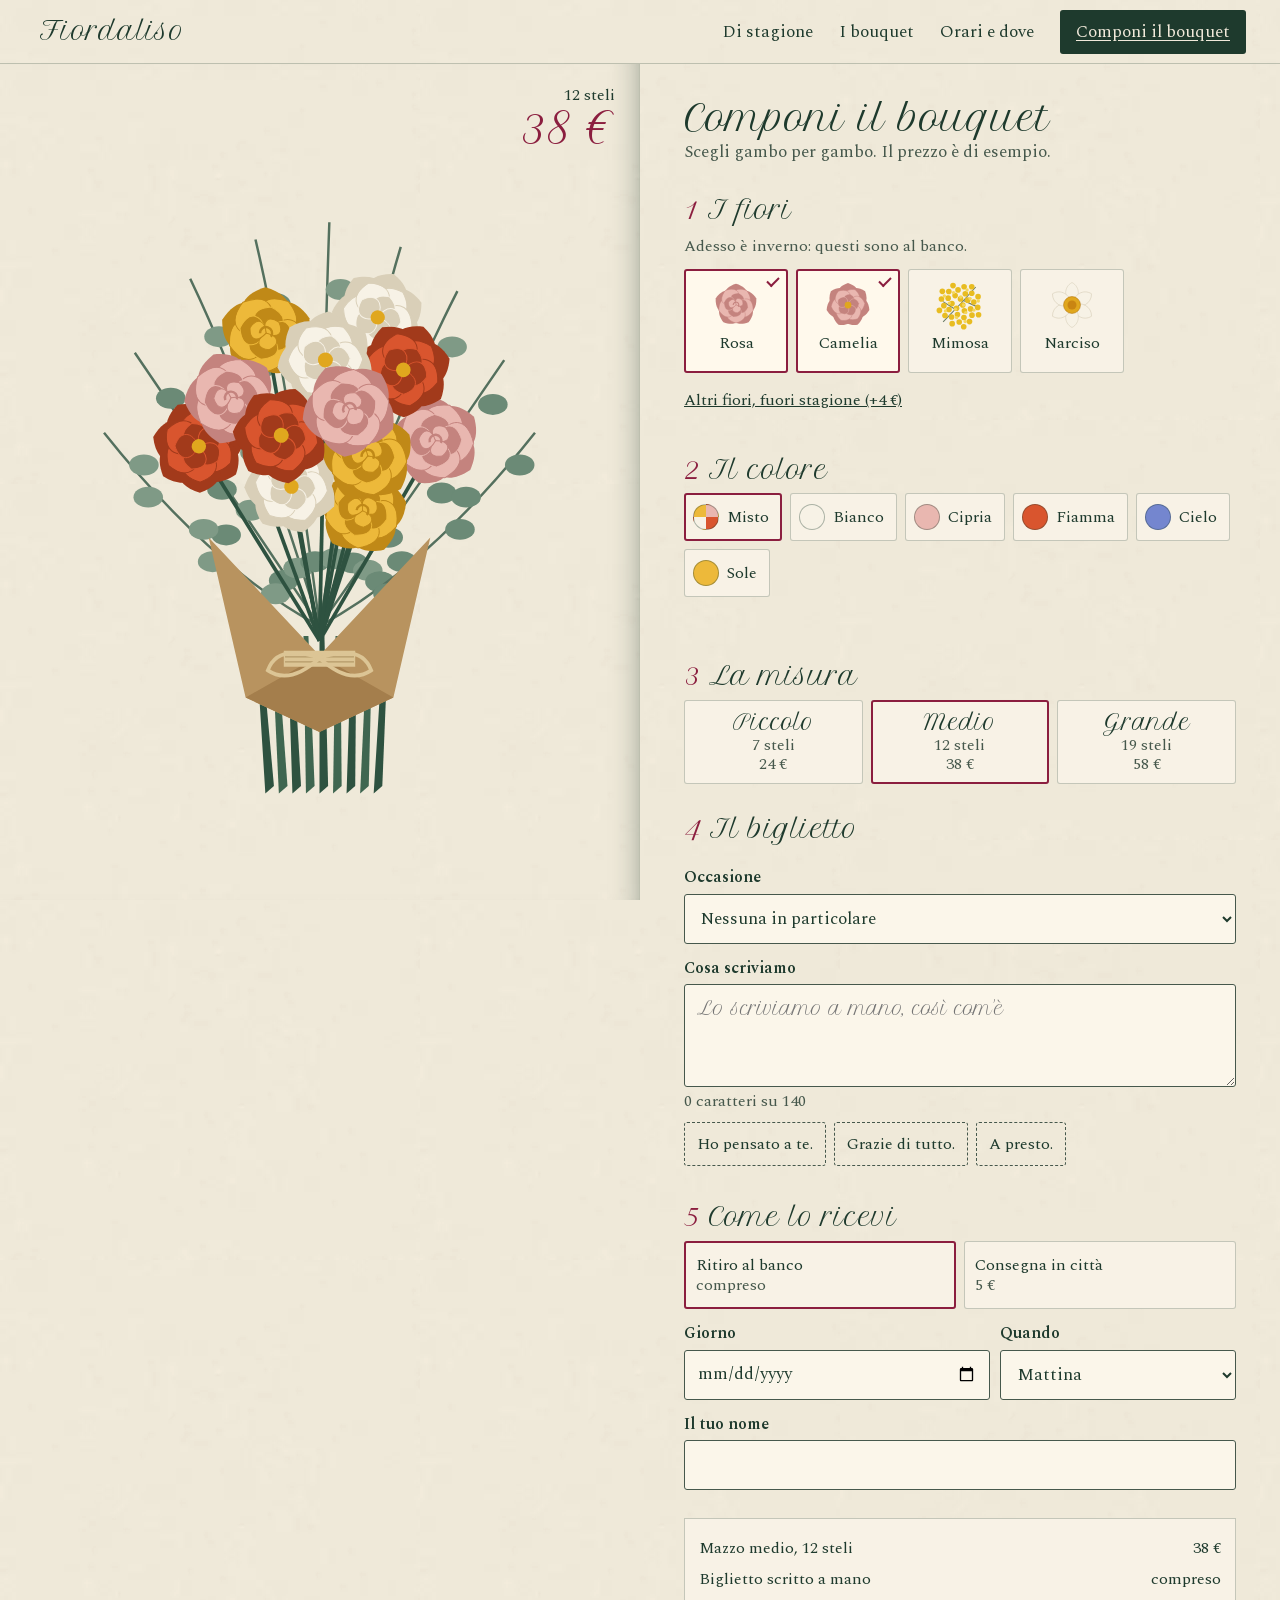
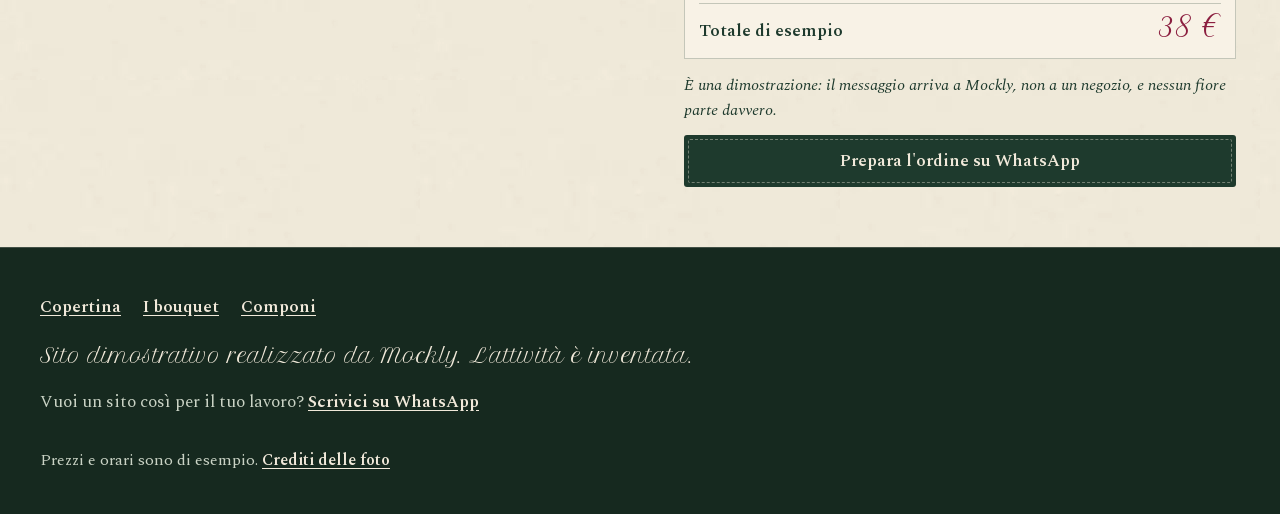
<file: fioraio-fiordaliso/ordina.html>
<!doctype html>
<html lang="it">
<head>
<meta charset="utf-8">
<meta name="viewport" content="width=device-width, initial-scale=1, viewport-fit=cover">
<title>Componi il bouquet · Fiordaliso, fioraio</title>
<meta name="description" content="Scegli fiori, colore e misura: il mazzo si compone davanti a te con il prezzo di esempio. Aggiungi il biglietto e prepara l'ordine su WhatsApp.">
<meta name="theme-color" content="#16291F">
<meta property="og:type" content="website">
<meta property="og:locale" content="it_IT">
<meta property="og:title" content="Componi il bouquet · Fiordaliso, fioraio">
<meta property="og:description" content="Scegli fiori, colore e misura: il mazzo si compone davanti a te con il prezzo di esempio. Aggiungi il biglietto e prepara l'ordine su WhatsApp.">
<meta property="og:image" content="assets/img/og.jpg">
<meta name="twitter:card" content="summary_large_image">
<link rel="icon" href="assets/img/icona.svg" type="image/svg+xml">
<link rel="apple-touch-icon" href="assets/img/icona-180.png">
<link rel="manifest" href="site.webmanifest">
<link rel="preload" href="assets/fonts/petit-formal-script-400.woff2" as="font" type="font/woff2" crossorigin>
<link rel="preload" href="assets/fonts/spectral-400.woff2" as="font" type="font/woff2" crossorigin>
<link rel="stylesheet" href="assets/css/style.css">
<script src="assets/js/season.js"></script>
</head>
<body class="page-order">
<a class="skip" href="#main">Vai al contenuto</a>
<header class="topbar">
  <a class="brand" href="index.html">Fiordaliso</a>
  <nav class="topnav" aria-label="Principale">
    <a href="index.html#stagione">Di stagione</a>
    <a href="bouquet.html">I bouquet</a>
    <a href="index.html#banco">Orari e dove</a>
    <a class="topnav__cta" href="ordina.html" aria-current="page">Componi il bouquet</a>
  </nav>
  <button class="menu-btn" type="button" aria-expanded="false" aria-controls="menu" aria-label="Apri il menu"><span></span><span></span></button>
</header>
<div class="scrim" hidden></div>
<div class="menu" id="menu" role="dialog" aria-modal="true" aria-label="Menu" hidden>
  <button class="menu__close" type="button" aria-label="Chiudi il menu"><svg viewBox="0 0 24 24" width="24" height="24" aria-hidden="true"><path d="m5 5 14 14M19 5 5 19" fill="none" stroke="currentColor" stroke-width="1.8"/></svg></button>
  <p class="menu__tag">Indice dell'erbario</p>
  <ul class="menu__list">
    <li><a href="index.html"><span>Copertina</span></a></li>
    <li><a href="index.html#stagione"><span>Di stagione</span></a></li>
    <li><a href="bouquet.html"><span>I bouquet</span></a></li>
    <li><a href="ordina.html"><span>Componi il bouquet</span></a></li>
    <li><a href="index.html#banco"><span>Orari e dove</span></a></li>
  </ul>
  <p class="menu__foot">Sito dimostrativo: l'attività è inventata.</p>
</div>
<main id="main" class="composer">
<div class="stagebox">
  <figure class="stage" aria-label="Anteprima del mazzo">
    <div class="stage__art" data-art role="img" aria-label="Anteprima del tuo mazzo"></div>
    <p class="stage__empty" data-empty hidden>Il foglio è vuoto.<br>Scegli almeno un fiore.</p>
    <div class="ticket" data-ticket hidden><p data-ticket-text></p></div>
    <figcaption class="stage__cap"><span data-stems>12 steli</span><span class="stage__price" data-price>38 €</span></figcaption>
  </figure>
</div>
<div class="panel">
  <h1>Componi il bouquet</h1>
  <p class="panel__lead">Scegli gambo per gambo. Il prezzo è di esempio.</p>
  <noscript><p class="error-box">Per comporre il mazzo serve JavaScript. Puoi comunque <a href="https://wa.me/393517578080?text=Ciao%20Mockly%2C%20prova%20della%20demo%20Fiordaliso%3A%20vorrei%20un%20bouquet.">scriverci su WhatsApp</a>.</p></noscript>
  <form class="order" data-order novalidate>
    <fieldset class="group" data-group="fiori">
      <legend><span>1</span>I fiori</legend>
      <p class="hint" data-season-hint></p>
      <div class="flowers" data-flowers></div>
      <button class="more" type="button" data-more aria-expanded="false">Altri fiori, fuori stagione</button>
      <div class="flowers" data-flowers-off hidden></div>
      <p class="field-error" data-err="fiori" role="alert"></p>
    </fieldset>
    <fieldset class="group">
      <legend><span>2</span>Il colore</legend>
      <div class="tones" data-tones></div>
      <p class="hint" data-tone-hint></p>
    </fieldset>
    <fieldset class="group">
      <legend><span>3</span>La misura</legend>
      <div class="sizes" data-sizes></div>
    </fieldset>
    <fieldset class="group">
      <legend id="invio"><span>4</span>Il biglietto</legend>
      <label class="field"><span>Occasione</span>
        <select name="occasione" data-occasion>
          <option value="">Nessuna in particolare</option>
          <option value="compleanno">Compleanno</option><option value="laurea">Laurea</option><option value="scusa">Per farmi perdonare</option><option value="nascita">Nascita</option><option value="matrimonio">Matrimonio</option><option value="lutto">Un saluto</option>
        </select></label>
      <label class="field"><span>Cosa scriviamo</span>
        <textarea name="biglietto" rows="3" maxlength="140" data-note placeholder="Lo scriviamo a mano, così com'è"></textarea></label>
      <p class="counter"><span data-note-count>0</span> caratteri su 140</p>
      <div class="ideas" data-ideas></div>
    </fieldset>
    <fieldset class="group">
      <legend><span>5</span>Come lo ricevi</legend>
      <div class="ways">
        <label class="way"><input type="radio" name="modo" value="ritiro" checked><span>Ritiro al banco<small>compreso</small></span></label>
        <label class="way"><input type="radio" name="modo" value="consegna"><span>Consegna in città<small>5 €</small></span></label>
      </div>
      <div class="pair">
        <label class="field"><span>Giorno</span><input type="date" name="giorno" data-day required aria-describedby="err-giorno"><em class="field-error" id="err-giorno" data-err="giorno"></em></label>
        <label class="field"><span>Quando</span><select name="fascia" data-slot><option value="mattina">Mattina</option><option value="pomeriggio">Pomeriggio</option></select></label>
      </div>
      <label class="field"><span>Il tuo nome</span><input type="text" name="nome" autocomplete="given-name" required aria-describedby="err-nome"><em class="field-error" id="err-nome" data-err="nome"></em></label>
      <div class="delivery" data-delivery hidden>
        <label class="field"><span>A chi lo portiamo</span><input type="text" name="destinatario" aria-describedby="err-dest"><em class="field-error" id="err-dest" data-err="destinatario"></em></label>
        <label class="field"><span>Indirizzo di consegna</span><input type="text" name="indirizzo" autocomplete="off" aria-describedby="err-ind"><em class="field-error" id="err-ind" data-err="indirizzo"></em></label>
      </div>
    </fieldset>
    <section class="summary" aria-label="Riepilogo del prezzo">
      <ul data-lines></ul>
      <p class="summary__total"><span>Totale di esempio</span><b data-total>38 €</b></p>
    </section>
    <p class="demo-warn">È una dimostrazione: il messaggio arriva a Mockly, non a un negozio, e nessun fiore parte davvero.</p>
    <button class="btn btn--send" type="submit" data-send>Prepara l'ordine su WhatsApp</button>
  </form>
  <div class="done" data-done hidden tabindex="-1">
    <h2>Il messaggio è pronto.</h2>
    <p>Lo abbiamo aperto in WhatsApp, già scritto. Se non si è aperto, tocca qui sotto. Ricorda: è una prova, nessun fiore parte davvero.</p>
    <a class="btn" data-wa href="https://wa.me/393517578080" target="_blank" rel="noopener">Apri WhatsApp <svg viewBox="0 0 24 24" width="24" height="24" aria-hidden="true"><path d="M5 12h14m-6-6 6 6-6 6" fill="none" stroke="currentColor" stroke-width="1.8"/></svg></a>
    <button class="bq__link" type="button" data-again>Componi un altro mazzo</button>
  </div>
</div>
</main>
<div class="paybar" data-paybar><p><span data-bar-stems>12 steli</span><b data-bar-price>38 €</b></p><a class="btn" href="#invio" data-bar-go>Avanti</a></div>
<footer class="demo-note">
  <nav class="demo-note__nav" aria-label="Pagine"><a href="index.html">Copertina</a><a href="bouquet.html">I bouquet</a><a href="ordina.html">Componi</a></nav>
  <p class="demo-note__main">Sito dimostrativo realizzato da Mockly. L'attività è inventata.</p>
  <p>Vuoi un sito così per il tuo lavoro? <a href="https://wa.me/393517578080?text=Ciao%20Mockly%2C%20ho%20visto%20la%20demo%20del%20fioraio%20Fiordaliso.%20Vorrei%20un%20sito%20cos%C3%AC%20per%20il%20mio%20lavoro." rel="noopener" target="_blank">Scrivici su WhatsApp</a></p>
  <p class="demo-note__small">Prezzi e orari sono di esempio. <a href="CREDITI.md">Crediti delle foto</a></p>
</footer>
<script src="assets/js/site.js" defer></script>
<script src="assets/js/composer.js" defer></script>
</body>
</html>
</file>
<file: assets/css/style.css>
/* Fiordaliso: un erbario. Telefono prima di tutto, il libro da computer in fondo. */

@font-face { font-family: "Petit Formal Script"; src: url("../fonts/petit-formal-script-400.woff2") format("woff2"); font-weight: 400; font-display: swap; }
@font-face { font-family: "Spectral"; src: url("../fonts/spectral-400.woff2") format("woff2"); font-weight: 400; font-display: swap; }
@font-face { font-family: "Spectral"; src: url("../fonts/spectral-400-italic.woff2") format("woff2"); font-weight: 400; font-style: italic; font-display: swap; }
@font-face { font-family: "Spectral"; src: url("../fonts/spectral-600.woff2") format("woff2"); font-weight: 600; font-display: swap; }

:root {
  --paper: #F1E9DA;
  --paper-deep: #E4D8C0;
  --ink: #1E3A2D;
  --ink-soft: #46584C;
  --board: #16291F;
  --on-board: #F1E9DA;
  --on-board-soft: #CAD3C5;
  --tape: #D9CDB2;
  --line: rgba(30, 58, 45, .24);
  --season: #A0391A;
  --season-deep: #7E2A11;
  --season-dark: #3D150A;
  --season-light: #F2A27E;
  --season-mid: #C4542C;
  --script: "Petit Formal Script", "Snell Roundhand", cursive;
  --serif: "Spectral", Georgia, serif;
  --gutter: 20px;
  --thumb-h: 72px;
  --ease: cubic-bezier(.2, .7, .2, 1);
}
[data-season="primavera"] { --season-mid: #4E6BC7; --season: #2F4BA0; --season-deep: #233A80; --season-dark: #111C42; --season-light: #AFC0F2; }
[data-season="estate"] { --season-mid: #B87A12; --season: #8A5200; --season-deep: #6F4200; --season-dark: #352000; --season-light: #F0C36A; }
[data-season="autunno"] { --season-mid: #C4542C; --season: #A0391A; --season-deep: #7E2A11; --season-dark: #3D150A; --season-light: #F2A27E; }
[data-season="inverno"] { --season-mid: #B2305A; --season: #8B1E3F; --season-deep: #6E1531; --season-dark: #330916; --season-light: #F0A6BE; }

*, *::before, *::after { box-sizing: border-box; }
html { -webkit-text-size-adjust: 100%; background: var(--board); overflow-x: clip; scroll-padding-top: 76px; }
body {
  margin: 0; color: var(--ink); overflow-x: clip;
  background: var(--paper) url("../img/carta.webp");
  font: 400 1.0625rem/1.55 var(--serif);
  -webkit-font-smoothing: antialiased; -webkit-tap-highlight-color: transparent;
}
img, svg { display: block; max-width: 100%; }
img { height: auto; background: var(--paper-deep); }
h1, h2, h3, p, ul, ol, dl, dd, figure, fieldset { margin: 0; padding: 0; border: 0; }
ul, ol { list-style: none; }
h1, h2 { font: 400 clamp(2.2rem, 10vw, 3.1rem)/1.16 var(--script); text-wrap: balance; }
h3 { font: 600 1.15rem/1.3 var(--serif); }
p { text-wrap: pretty; }
a { color: inherit; text-underline-offset: .18em; }
button, input, select, textarea { font: inherit; color: inherit; }
button { background: none; border: 0; cursor: pointer; touch-action: manipulation; }
:focus-visible { outline: 3px solid var(--season); outline-offset: 3px; }
.cover :focus-visible, .finale :focus-visible, .board :focus-visible, .topbar:not(.is-solid) :focus-visible { outline-color: var(--season-light); }
.sr { position: absolute; width: 1px; height: 1px; overflow: hidden; clip-path: inset(50%); white-space: nowrap; }
.skip { position: fixed; z-index: 100; left: 12px; top: -80px; padding: 12px 16px; background: var(--ink); color: var(--paper); }
.skip:focus { top: 12px; }
.kicker { font: 400 1.25rem/1.3 var(--script); color: var(--season); }
.fine { font-size: 1rem; color: var(--ink-soft); font-style: italic; }

/* Bottone: un cartellino cucito */
.btn {
  position: relative; display: inline-flex; align-items: center; justify-content: center; gap: 10px;
  min-height: 52px; padding: 12px 22px; border: 0; border-radius: 3px;
  background: var(--ink); color: var(--paper); font: 600 1.0625rem/1.2 var(--serif); text-decoration: none;
  transition: transform .09s ease-out, background-color .15s;
}
.btn::after { content: ""; position: absolute; inset: 4px; border: 1px dashed rgba(241, 233, 218, .4); border-radius: 2px; pointer-events: none; }
.btn svg { transition: transform .2s var(--ease); flex: none; }
.btn:active { transform: scale(.965); background: var(--season-deep); }
.btn--light { background: var(--paper); color: var(--ink); }
.btn--light::after { border-color: rgba(30, 58, 45, .35); }
.btn--light:active { background: var(--paper-deep); }
@media (hover: hover) { .btn:hover svg { transform: translateX(4px); } .btn:hover { background: var(--season-deep); } .btn--light:hover { background: #fff8ea; } }

/* Intestazione */
.topbar {
  position: fixed; z-index: 40; top: 0; left: 0; right: 0; height: 64px;
  display: flex; align-items: center; justify-content: space-between;
  padding: 0 calc(var(--gutter) - 6px) 0 var(--gutter); color: var(--paper);
  transition: color .2s;
}
.topbar::before { content: ""; position: absolute; inset: 0; z-index: -1; background: var(--paper) url("../img/carta.webp"); border-bottom: 1px solid var(--line); opacity: 0; transition: opacity .2s; }
.topbar.is-solid { color: var(--ink); }
.topbar.is-solid::before { opacity: 1; }
.page-bouquet .topbar, .page-order .topbar, .page-lost .topbar { color: var(--ink); }
.page-bouquet .topbar::before, .page-order .topbar::before, .page-lost .topbar::before { opacity: 1; }
.brand { display: flex; align-items: center; min-height: 44px; font: 400 1.6rem/1 var(--script); text-decoration: none; }
.topnav { display: none; }
.menu-btn { position: relative; width: 48px; height: 48px; flex: none; transition: transform .09s; }
.menu-btn:active { transform: scale(.9); }
.menu-btn span { position: absolute; left: 11px; right: 11px; height: 2px; background: currentColor; top: 19px; }
.menu-btn span + span { top: 28px; right: 18px; }

.scrim { position: fixed; z-index: 50; inset: 0; background: rgba(10, 20, 14, .55); opacity: 0; transition: opacity .22s; }
.scrim.is-on { opacity: 1; }
.menu {
  position: fixed; z-index: 60; top: 0; right: 0; bottom: 0; width: min(84vw, 380px); padding: 72px 28px 28px;
  background: var(--paper) url("../img/carta.webp"); display: flex; flex-direction: column;
  transform: translateX(102%); transition: transform .28s var(--ease); overflow-y: auto; overscroll-behavior: contain;
}
.menu.is-on { transform: none; }
.menu__close { position: absolute; top: 8px; right: 8px; width: 48px; height: 48px; display: grid; place-items: center; }
.menu__close:active { transform: scale(.9); }
.menu__tag { font: 400 1.2rem/1.3 var(--script); color: var(--season); margin-bottom: 8px; }
.menu__list a { display: flex; align-items: center; min-height: 60px; font: 400 1.5rem/1.1 var(--script); white-space: nowrap; text-decoration: none; border-bottom: 1px solid var(--line); }
.menu__list a:active { color: var(--season); }
.menu__foot { margin-top: auto; padding-top: 24px; font-size: 1rem; color: var(--ink-soft); }

/* Barra del pollice */
.thumb {
  position: fixed; z-index: 30; left: 0; right: 0; bottom: 0; padding: 10px var(--gutter) calc(10px + env(safe-area-inset-bottom));
  background: linear-gradient(to top, rgba(22, 41, 31, .5), transparent); pointer-events: none;
  transition: transform .22s var(--ease), opacity .22s;
}
.thumb .btn { width: 100%; pointer-events: auto; box-shadow: 0 6px 18px rgba(10, 20, 14, .35); background: var(--season); color: #fff; }
.thumb .btn:active { background: var(--season-deep); }
.thumb.is-away { transform: translateY(110%); opacity: 0; }

/* Copertina */
.cover { position: relative; min-height: 100vh; min-height: 100svh; background: var(--board); color: var(--on-board); overflow: hidden; display: flex; flex-direction: column; justify-content: flex-end; }
.cover__photo { position: absolute; inset: 0; }
.cover__img { width: 100%; height: 100%; object-fit: cover; object-position: 50% 60%; background: var(--board); }
.cover__text { position: relative; z-index: 2; flex: 1; display: flex; flex-direction: column; padding: 84px var(--gutter) calc(var(--thumb-h) + 112px); }
.cover__who { font-size: 1.0625rem; letter-spacing: .02em; }
.cover__title { font-size: clamp(3.7rem, 22.4vw, 6.4rem); line-height: 1.08; margin-top: 2px; max-width: 5.3em; }
.cover__lead { margin-top: auto; max-width: 21em; font-size: 1.125rem; line-height: 1.45; text-shadow: 0 1px 12px rgba(5, 12, 8, .85); }
.cover__cta { display: none; align-self: flex-start; margin-top: 20px; }
.cover__text::before { content: ""; position: absolute; z-index: -1; inset: auto 0 0; height: 56%; background: linear-gradient(to top, rgba(10, 20, 14, .86) 30%, transparent); }
.ink { display: block; }
.ink__line { display: block; white-space: nowrap; }
.ink i { font-style: normal; display: inline-block; white-space: pre; }
html.js .ink { opacity: 0; animation: show 0s 1.4s forwards; }
html.js .ink.is-split { opacity: 1; animation: none; }
@keyframes show { to { opacity: 1; } }
html.js .ink i { opacity: 0; transform: translateY(.14em) rotate(-3deg); animation: ink .5s var(--ease) forwards; animation-delay: calc(120ms + var(--i) * 34ms); }
@keyframes ink { to { opacity: 1; transform: none; } }
html.js .cover__img { animation: settle 1.8s var(--ease) both; }
@keyframes settle { from { transform: scale(1.09); } to { transform: none; } }
.tag {
  position: absolute; background: var(--paper) url("../img/carta.webp"); color: var(--ink);
  padding: 10px 14px 10px 34px; font: 400 1rem/1.3 var(--script); box-shadow: 0 8px 20px rgba(5, 12, 8, .4);
  clip-path: polygon(14px 0, 100% 0, 100% 100%, 14px 100%, 0 50%);
}
.tag em { font: italic 400 1rem/1.3 var(--serif); color: var(--ink-soft); }
.tag__hole { position: absolute; left: 14px; top: 50%; width: 9px; height: 9px; margin-top: -5px; border-radius: 50%; background: var(--board); }
.cover__tag { z-index: 3; right: 14px; top: 42%; transform: rotate(4deg); transform-origin: 0 50%; }
html.js .cover__tag { animation: swing 1.2s .5s var(--ease) both; }
@keyframes swing { from { opacity: 0; transform: rotate(-9deg) translateY(-10px); } 60% { opacity: 1; transform: rotate(7deg); } to { transform: rotate(4deg); } }

/* Fioritura */
.bloom { position: relative; z-index: 2; background: var(--paper) url("../img/carta.webp"); box-shadow: 0 -16px 34px rgba(5, 12, 8, .4); }
.bloom__plate { position: relative; padding: 76px var(--gutter) 0; }
.flower { width: min(100%, 460px); height: auto; margin: 0 auto; overflow: visible; }
.stem { fill: none; stroke: var(--ink); stroke-width: 5; stroke-linecap: round; }
.stem--thin { stroke-width: 3; }
.leaf { fill: var(--ink); opacity: .9; }
.tape { fill: var(--tape); stroke: rgba(30, 58, 45, .2); }
.vein, .scale-line { fill: none; stroke: rgba(10, 16, 12, .26); stroke-width: 1; }
.cup-scales path { fill: #33594A; stroke: #0F2118; stroke-width: 1.1; }
.plate-label { position: absolute; right: var(--gutter); bottom: 6px; padding: 8px 12px; background: #F8F2E6; border: 1px solid var(--line); transform: rotate(-1.5deg); box-shadow: 1px 2px 0 rgba(30, 58, 45, .12); }
.plate-label__name { display: block; font: 400 1.3rem/1.2 var(--script); }
.plate-label em { display: block; font-size: 1rem; line-height: 1.25; }
.plate-label__count { display: none; font-size: 1rem; color: var(--season); }
.bloom__text { padding: 36px var(--gutter) 40px; }
.gestures { margin-top: 20px; display: grid; gap: 22px; }
.gesture { position: relative; padding-left: 46px; }
.gesture__n { position: absolute; left: 0; top: -6px; font: 400 2rem/1 var(--script); color: var(--season); }
.gesture p { margin-top: 4px; color: var(--ink-soft); }

/* Fioritura legata allo scroll, da telefono */
html.scrolly .bloom { height: 340vh; }
html.scrolly .bloom__sticky { position: sticky; top: 0; height: 100vh; height: 100svh; overflow: hidden; display: flex; flex-direction: column; background: var(--paper) url("../img/carta.webp"); }
html.scrolly .bloom__plate { flex: 1; min-height: 0; padding: 64px var(--gutter) 0; }
html.scrolly .flower { height: 100%; width: auto; max-width: 100%; }
html.scrolly .plate-label__count { display: block; }
html.scrolly .plate-label { bottom: 2px; }
html.scrolly .bloom__text { position: relative; padding: 12px var(--gutter) calc(var(--thumb-h) + 14px); height: 216px; flex: none; border-top: 1px solid var(--line); }
html.scrolly .bloom__text h2 { position: absolute; left: var(--gutter); right: var(--gutter); top: 12px; font-size: 1.75rem; transition: opacity .25s, transform .25s; }
html.scrolly .bloom__text.is-started h2 { opacity: 0; transform: translateY(-8px); }
html.scrolly .gestures { margin: 0; display: block; position: relative; }
html.scrolly .gesture { position: absolute; left: 0; right: 0; top: 4px; opacity: 0; transform: translateY(12px); transition: opacity .28s, transform .28s var(--ease); }
html.scrolly .gesture.is-on { opacity: 1; transform: none; }

/* Stagione */
.season { position: relative; z-index: 2; padding: 56px 0 44px; background: var(--paper) url("../img/carta.webp"); overflow: hidden; }
.season__head { padding: 0 var(--gutter); }
.season__head h2 { margin: 2px 0 12px; }
.seasons { display: grid; grid-template-columns: repeat(4, 1fr); margin-top: 22px; border: 1px solid var(--ink); border-radius: 3px; }
.seasons button { min-height: 48px; padding: 0 2px; font-size: 1rem; transition: background-color .12s, color .12s, transform .09s; }
.seasons button + button { border-left: 1px solid var(--ink); }
.seasons button:active { transform: scale(.95); }
.seasons button[aria-pressed="true"] { background: var(--season); color: #fff; }
@media (max-width: 359px) { .seasons { grid-template-columns: 1fr 1fr; } .seasons button:nth-child(3) { border-left: 0; } .seasons button:nth-child(n+3) { border-top: 1px solid var(--ink); } }

.sheets { display: flex; gap: 14px; margin-top: 28px; padding: 6px var(--gutter) 14px; overflow-x: auto; scroll-snap-type: x proximity; scroll-padding-left: var(--gutter); scrollbar-width: none; overscroll-behavior-x: contain; -webkit-overflow-scrolling: touch; }
.sheets::-webkit-scrollbar { display: none; }
.sheet { flex: 0 0 min(78vw, 320px); scroll-snap-align: start; }
.sheet[hidden] { display: none; }
.sheet__inner { position: relative; display: block; width: 100%; padding: 0; text-align: left; perspective: 1000px; }
.sheet__face { display: flex; flex-direction: column; background: #F8F2E6; border: 1px solid var(--line); padding: 12px 14px 12px; box-shadow: 2px 3px 0 rgba(30, 58, 45, .13); backface-visibility: hidden; -webkit-backface-visibility: hidden; transition: transform .42s var(--ease); }
.sheet__inner:active .sheet__face--front { transform: rotateY(-5deg); }
.sheet__face--back { position: absolute; inset: 0; background: var(--ink); color: var(--paper); transform: rotateY(180deg); justify-content: center; padding: 26px 22px; }
.sheet__inner[aria-pressed="true"] .sheet__face--front { transform: rotateY(-180deg); }
.sheet__inner[aria-pressed="true"] .sheet__face--back { transform: none; }
.tipped { position: relative; display: block; }
.tipped img { width: 100%; aspect-ratio: 4 / 5; object-fit: cover; }
.tipped::before, .tipped::after { content: ""; position: absolute; z-index: 1; width: 62px; height: 20px; background: var(--tape); opacity: .9; box-shadow: 0 1px 1px rgba(30, 58, 45, .15); }
.tipped::before { top: -7px; left: 14px; transform: rotate(-4deg); }
.tipped::after { bottom: -7px; right: 14px; transform: rotate(-3deg); }
.sheet__name { margin-top: 14px; font: 400 1.75rem/1.2 var(--script); }
.sheet__latin { font-size: 1rem; color: var(--ink-soft); }
.sheet__note { margin-top: 6px; font-size: 1rem; line-height: 1.4; min-height: 4.2em; }
.sheet__turn { margin-top: 8px; font-size: 1rem; font-style: italic; color: var(--season); }
.sheet__face--back .sheet__turn { color: var(--season-light); position: absolute; left: 22px; bottom: 16px; }
.sheet__tag { font: 400 1.4rem/1.2 var(--script); color: var(--season-light); }
.sheet__tip { margin-top: 10px; font-size: 1.25rem; line-height: 1.35; }
.sheet__add { display: flex; align-items: center; justify-content: center; min-height: 48px; margin-top: 6px; font-weight: 600; }
.pager { display: flex; align-items: center; justify-content: center; gap: 12px; padding: 0 var(--gutter); font-size: 1rem; }
.pager button { width: 48px; height: 48px; display: grid; place-items: center; transition: transform .09s, opacity .15s; }
.pager button:active { transform: scale(.88); }
.pager button:disabled { opacity: .3; cursor: default; }
.pager span { min-width: 4.4em; text-align: center; }

/* Pausa e occasioni */
.occasions { position: relative; z-index: 2; background: var(--board); color: var(--on-board); }
.pause { display: flex; flex-direction: column; justify-content: center; min-height: 74vh; min-height: 74svh; padding: 60px var(--gutter); }
.pause__num { display: block; font: 400 clamp(5rem, 30vw, 8.5rem)/1 var(--script); color: var(--season-light); }
.pause__num.is-word { font-size: clamp(4.2rem, 23vw, 7rem); }
.pause__what { display: block; margin-top: 8px; font: 400 clamp(1.8rem, 8vw, 2.5rem)/1.2 var(--script); text-wrap: balance; }
.pause__note { margin-top: 26px; max-width: 22em; color: var(--on-board-soft); }
.occasions__list { padding: 8px var(--gutter) 56px; }
.occ-list { margin-top: 18px; border-top: 1px solid rgba(241, 233, 218, .28); }
.occ { display: grid; grid-template-columns: 1fr auto; gap: 2px 14px; align-items: center; min-height: 76px; padding: 12px 0; border-bottom: 1px solid rgba(241, 233, 218, .28); text-decoration: none; transition: padding-left .16s var(--ease), background-color .12s; }
.occ__name { font: 400 1.45rem/1.2 var(--script); color: var(--season-light); }
.occ__text { grid-column: 1; font-size: 1rem; line-height: 1.4; color: var(--on-board-soft); }
.occ__price { grid-column: 2; grid-row: 1; font-size: 1rem; white-space: nowrap; }
.occ svg { grid-column: 2; grid-row: 2; justify-self: end; color: var(--season-light); }
.occ:active { background: rgba(241, 233, 218, .08); padding-left: 8px; }
.occasions .fine { margin-top: 14px; color: var(--on-board-soft); }

/* Il banco */
.shop { position: relative; z-index: 2; background: var(--paper) url("../img/carta.webp"); }
.shop__photo img { width: 100%; aspect-ratio: 5 / 4; object-fit: cover; object-position: 50% 62%; }
.shop__info { padding: 36px var(--gutter) 44px; }
.facts { margin-top: 14px; }
.facts div { display: flex; justify-content: space-between; gap: 16px; padding: 10px 0; border-bottom: 1px solid var(--line); }
.facts dt { color: var(--ink-soft); }
.facts dd { font-weight: 600; text-align: right; white-space: nowrap; }
.shop .fine { margin-top: 12px; }
.reviews { margin-top: 20px; padding: 14px 16px; border: 1px dashed var(--ink-soft); font-style: italic; }

/* Finale */
.finale { position: relative; z-index: 2; min-height: 100vh; min-height: 100svh; display: flex; align-items: flex-end; background: var(--board); color: var(--on-board); overflow: hidden; }
.finale__photo { position: absolute; inset: 0; }
.finale__photo img { width: 100%; height: 100%; object-fit: cover; background: var(--board); }
.finale__card { position: relative; width: 100%; padding: 90px var(--gutter) 36px; }
.finale h2 { font-size: clamp(2.6rem, 12vw, 3.5rem); text-shadow: 0 2px 16px rgba(5, 12, 8, .8); }
.note { margin-top: 22px; padding: 14px; background: #F8F2E6 url("../img/carta.webp"); color: var(--ink); transform: rotate(-1deg); box-shadow: 0 14px 30px rgba(5, 12, 8, .5); }
.note textarea { display: block; width: 100%; height: 152px; padding: 0 6px; border: 0; background: repeating-linear-gradient(transparent 0 37px, var(--line) 37px 38px); font: 400 1.25rem/38px var(--script); resize: none; }
.note textarea::placeholder { color: var(--ink-soft); opacity: 1; }
.note textarea:focus-visible { outline-offset: 0; }
.note .btn { width: 100%; margin-top: 12px; }

.demo-note { position: relative; z-index: 2; padding: 34px var(--gutter) calc(var(--thumb-h) + 30px); background: var(--board); color: var(--on-board-soft); border-top: 1px solid rgba(241, 233, 218, .2); }
.demo-note__main { font: 400 1.25rem/1.35 var(--script); color: var(--on-board); }
.demo-note p + p { margin-top: 8px; }
.demo-note a { color: var(--on-board); display: inline-block; padding: 12px 0; font-weight: 600; }
.demo-note__small { font-size: 1rem; }

/* Pagina bouquet */
.page-bouquet main { padding-top: 64px; }
.bq-intro { padding: 30px var(--gutter) 0; display: grid; }
.bq-intro__text h1 { margin: 2px 0 10px; }
.bq-intro__text .fine { margin-top: 6px; }
.bq-intro__plate { margin-top: -6px; }
.bq-intro__plate img { width: min(76vw, 340px); margin-left: auto; background: none; }
.bq-wrap { padding-bottom: 24px; }
.bqs { margin-top: 4px; }
.bq { flex: 0 0 min(80vw, 340px); scroll-snap-align: start; padding: 14px; background: #F8F2E6; border: 1px solid var(--line); box-shadow: 2px 3px 0 rgba(30, 58, 45, .13); display: flex; flex-direction: column; }
.bq__text { padding-top: 12px; display: flex; flex-direction: column; flex: 1; align-items: flex-start; }
.bq__text h2 { font-size: 2.1rem; }
.bq__text .btn { margin-top: auto; align-self: stretch; }
.bq__meta { display: flex; gap: 12px; align-items: baseline; margin: 8px 0 14px; color: var(--ink-soft); }
.bq__price { font: 400 1.75rem/1 var(--script); color: var(--season); }
.bq__link { display: inline-flex; align-items: center; min-height: 44px; margin-top: 4px; padding: 0; font-weight: 400; text-decoration: underline; font-size: 1rem; }
.bq-end { display: grid; padding: 20px var(--gutter) 40px; gap: 8px; justify-items: start; }
.bq-end__plate img { width: 46vw; max-width: 220px; background: none; }
.bq-end__text p { margin: 8px 0 16px; }

/* Compositore */
.page-order { --thumb-h: 76px; }
.composer { padding-top: 64px; }
.stagebox { position: sticky; top: 64px; z-index: 20; background: var(--paper) url("../img/carta.webp"); border-bottom: 1px solid var(--line); }
.stage { position: relative; height: clamp(216px, 37svh, 340px); overflow: hidden; }
.stage__art { position: absolute; inset: 0; display: flex; justify-content: center; }
.stage__art svg { height: 100%; width: auto; overflow: visible; }
.stage__empty { position: absolute; inset: 0; display: grid; place-content: center; text-align: center; font: 400 1.25rem/1.4 var(--script); color: var(--ink-soft); }
.stage__empty[hidden] { display: none; }
.ticket { position: absolute; left: 12px; bottom: 12px; width: min(38%, 170px); padding: 7px 9px; background: #FBF6EA; border: 1px solid var(--line); transform: rotate(-3deg); box-shadow: 1px 2px 4px rgba(30, 58, 45, .2); font: 400 1rem/1.25 var(--script); overflow-wrap: anywhere; animation: drop .25s var(--ease); }
.ticket p { max-height: 5em; overflow: hidden; }
@keyframes drop { from { opacity: 0; transform: rotate(-8deg) translateY(-8px); } }
.stage__cap { position: absolute; right: 12px; top: 8px; text-align: right; font-size: 1rem; line-height: 1.2; }
.stage__cap span { display: block; }
.stage__price { font: 400 1.9rem/1.15 var(--script); color: var(--season); }
.pop { transform-box: fill-box; transform-origin: center; animation: pop .34s cubic-bezier(.3, 1.5, .5, 1) both; animation-delay: var(--d, 0ms); }
@keyframes pop { from { transform: scale(.1) rotate(-30deg); opacity: 0; } }
.stem-in { animation: fade .3s both; }
@keyframes fade { from { opacity: 0; } }

.panel { padding: 22px var(--gutter) 40px; }
.panel h1 { font-size: 2.2rem; }
.panel__lead { color: var(--ink-soft); }
.group { margin-top: 30px; min-width: 0; }
.group legend { display: flex; align-items: baseline; gap: 10px; padding: 0; font: 400 1.6rem/1.2 var(--script); margin-bottom: 8px; }
.group legend span { color: var(--season); }
.hint { font-size: 1rem; color: var(--ink-soft); margin-bottom: 10px; min-height: 1.5em; }
.flowers { display: grid; grid-template-columns: repeat(auto-fill, minmax(96px, 1fr)); gap: 8px; }
.flowers[hidden] { display: none; }
.flowers--off { margin-top: 8px; }
.pick { position: relative; display: flex; flex-direction: column; align-items: center; justify-content: flex-start; gap: 2px; min-height: 104px; padding: 8px 4px; background: #F8F2E6; border: 1px solid var(--line); border-radius: 3px; font-size: 1rem; line-height: 1.15; text-align: center; transition: transform .09s, border-color .1s, background-color .1s; }
.pick svg { width: 54px; height: 54px; overflow: visible; }
.pick:active { transform: scale(.94); }
.pick[aria-pressed="true"] { border: 2px solid var(--season); padding: 7px 3px; background: #fff9ec; }
.pick[aria-pressed="true"]::after { content: ""; position: absolute; top: 6px; right: 7px; width: 12px; height: 7px; border: 2px solid var(--season); border-top: 0; border-right: 0; transform: rotate(-45deg); }
.pick small { font-size: 1rem; color: var(--ink-soft); }
.more { display: flex; align-items: center; min-height: 48px; margin-top: 4px; text-decoration: underline; font-size: 1rem; padding: 0; }
.tones { display: flex; flex-wrap: wrap; gap: 8px; }
.tone { display: flex; align-items: center; gap: 8px; min-height: 48px; padding: 0 12px 0 8px; background: #F8F2E6; border: 1px solid var(--line); border-radius: 3px; font-size: 1rem; transition: transform .09s; }
.tone i { width: 26px; height: 26px; border-radius: 50%; border: 1px solid rgba(30, 58, 45, .35); }
.tone:active { transform: scale(.95); }
.tone[aria-pressed="true"] { border: 2px solid var(--season); padding: 0 11px 0 7px; }
.sizes { display: grid; grid-template-columns: repeat(3, 1fr); gap: 8px; }
.size { display: flex; flex-direction: column; align-items: center; justify-content: center; min-height: 84px; background: #F8F2E6; border: 1px solid var(--line); border-radius: 3px; line-height: 1.2; transition: transform .09s; }
.size b { font: 400 1.35rem/1.2 var(--script); }
.size small { font-size: 1rem; color: var(--ink-soft); }
.size:active { transform: scale(.96); }
.size[aria-pressed="true"] { border: 2px solid var(--season); }
.field { display: block; margin-top: 12px; }
.field > span { display: block; margin-bottom: 4px; font-weight: 600; font-size: 1rem; }
.field input, .field select, .field textarea { display: block; width: 100%; min-height: 50px; padding: 10px 12px; font: 400 1.0625rem/1.4 var(--serif); background: #FBF6EA; border: 1px solid var(--ink-soft); border-radius: 3px; }
.field textarea { font: 400 1.125rem/1.5 var(--script); resize: vertical; }
.field input[aria-invalid="true"] { border: 2px solid #A3161B; }
.field-error { display: block; font-style: normal; color: #A3161B; font-size: 1rem; min-height: 0; margin-top: 4px; }
.field-error:empty { display: none; }
.counter { font-size: 1rem; color: var(--ink-soft); margin-top: 2px; }
.ideas { display: flex; gap: 8px; margin-top: 8px; overflow-x: auto; padding-bottom: 6px; scrollbar-width: none; }
.ideas::-webkit-scrollbar { display: none; }
.idea { flex: none; display: flex; align-items: center; min-height: 44px; padding: 0 12px; border: 1px dashed var(--ink-soft); border-radius: 3px; font-size: 1rem; white-space: nowrap; transition: transform .09s; }
.idea:active { transform: scale(.95); background: #F8F2E6; }
.ways { display: grid; grid-template-columns: 1fr 1fr; gap: 8px; }
.way input { position: absolute; opacity: 0; }
.way span { display: flex; flex-direction: column; justify-content: center; min-height: 68px; padding: 8px 10px; background: #F8F2E6; border: 1px solid var(--line); border-radius: 3px; line-height: 1.25; font-size: 1rem; cursor: pointer; }
.way small { font-size: 1rem; color: var(--ink-soft); }
.way input:checked + span { border: 2px solid var(--season); }
.way input:focus-visible + span { outline: 3px solid var(--season); outline-offset: 3px; }
.pair { display: grid; grid-template-columns: 1fr; gap: 0; }
@media (min-width: 380px) { .pair { grid-template-columns: 1.3fr 1fr; gap: 10px; } }
.summary { margin-top: 28px; padding: 14px; background: #F8F2E6; border: 1px solid var(--line); }
.summary li { display: flex; justify-content: space-between; gap: 12px; padding: 3px 0; font-size: 1rem; }
.summary__total { display: flex; justify-content: space-between; align-items: baseline; margin-top: 8px; padding-top: 8px; border-top: 1px solid var(--line); font-weight: 600; }
.summary__total b { font: 400 1.75rem/1 var(--script); color: var(--season); }
.demo-warn { margin-top: 14px; font-size: 1rem; font-style: italic; }
.btn--send { width: 100%; margin-top: 12px; }
.btn--send.is-busy { opacity: .75; pointer-events: none; }
.error-box { margin-top: 18px; padding: 12px; border: 1px solid #A3161B; }
.done { margin-top: 26px; padding: 18px; background: #F8F2E6; border: 1px solid var(--line); }
.done[hidden] { display: none; }
.done:focus { outline: none; }
.done p { margin: 8px 0 14px; }
.done .btn { width: 100%; }
.paybar { position: fixed; z-index: 30; left: 0; right: 0; bottom: 0; display: flex; align-items: center; justify-content: space-between; gap: 12px; padding: 10px var(--gutter) calc(10px + env(safe-area-inset-bottom)); background: var(--ink); color: var(--paper); transition: transform .22s var(--ease); }
.paybar p { display: flex; flex-direction: column; font-size: 1rem; line-height: 1.15; }
.paybar b { font: 400 1.5rem/1.15 var(--script); }
.paybar .btn { flex: none; background: var(--paper); color: var(--ink); min-height: 48px; padding: 10px 16px; }
.paybar .btn::after { border-color: rgba(30, 58, 45, .3); }
.paybar.is-away { transform: translateY(110%); }
.page-order .demo-note { padding-bottom: calc(var(--thumb-h) + 30px); }

/* 404 */
.lost { min-height: 86vh; display: grid; align-content: center; justify-items: start; gap: 20px; padding: 90px var(--gutter) 40px; }
.lost img { width: min(52vw, 240px); background: none; transform: rotate(-3deg); }
.lost h1 { margin: 4px 0 10px; }
.lost .btn { margin-top: 18px; }

/* Riduci movimento */
@media (prefers-reduced-motion: reduce) {
  *, *::before, *::after { animation: none !important; transition: none !important; }
  html.js .ink, html.js .ink i { opacity: 1; transform: none; }
}

/* Immagine che non si carica */
img.is-broken { opacity: 0; }

@media (min-width: 600px) {
  :root { --gutter: 32px; }
  h1, h2 { font-size: 3.1rem; }
  .cover__lead { font-size: 1.3rem; }
  .cover__tag { top: 30%; right: 32px; }
  .sheet { flex-basis: 320px; }
  .bq { flex-basis: 340px; }
  .shop__photo img { aspect-ratio: 16 / 9; }
  .stage { height: 360px; }
}

/* Da tablet largo in su: niente barra del pollice, menu in alto */
@media (min-width: 1024px) {
  :root { --thumb-h: 0px; --gutter: 40px; }
  .menu-btn { display: none; }
  .thumb { display: none; }
  .topnav { display: flex; align-items: center; gap: 26px; }
  .topnav a { display: inline-flex; align-items: center; min-height: 44px; text-decoration: none; font-size: 1.0625rem; }
  .topnav a[aria-current="page"] { text-decoration: underline; }
  .topnav__cta { padding: 0 16px; background: var(--ink); color: var(--paper); border-radius: 3px; transition: background-color .15s; }
  .topnav__cta:hover { background: var(--season-deep); }
  .topbar:not(.is-solid) .topnav__cta { background: var(--paper); color: var(--ink); }
  .page-bouquet .topbar .topnav__cta, .page-order .topbar .topnav__cta, .page-lost .topbar .topnav__cta { background: var(--ink); color: var(--paper); }
  .cover__cta { display: inline-flex; }
  .cover__text { padding-bottom: 64px; }

  /* Compositore a libro aperto */
  .composer { display: grid; grid-template-columns: 1fr 1fr; max-width: 1400px; margin: 0 auto; align-items: start; }
  .stagebox { top: 64px; height: calc(100vh - 64px); border-bottom: 0; border-right: 1px solid var(--line); box-shadow: inset -26px 0 30px -30px rgba(30, 58, 45, .5); }
  .stage { height: 100%; }
  .stage__art { inset: 24px 24px 24px; }
  .ticket { left: 24px; bottom: 24px; width: 220px; padding: 12px; font-size: 1.15rem; }
  .ticket p { max-height: none; }
  .stage__cap { top: 22px; right: 24px; }
  .stage__price { font-size: 2.6rem; }
  .panel { padding: 34px 44px 60px; max-width: 680px; }
  .paybar { display: none; }
  .page-order .demo-note { padding-bottom: 30px; }
  .demo-note { padding-bottom: 30px; }
  .lost { grid-template-columns: 340px minmax(0, 560px); align-items: center; justify-content: center; gap: 56px; }
  .lost img { width: 320px; }
}

/* Il libro: solo se c'è JavaScript, spazio in altezza e movimento permesso */
html.book-on { font-size: clamp(16px, 1.86vh, 21px); }
html.book-on body { background: var(--board); }
html.book-on .topbar { color: var(--on-board); }
html.book-on .topbar::before { opacity: 0; }
html.book-on .topbar .topnav__cta { background: var(--paper); color: var(--ink); }
html.book-on [data-book] { position: relative; }
html.book-on .book-stage { position: sticky; top: 0; height: 100vh; display: flex; align-items: center; justify-content: center; padding-top: 58px; overflow: hidden; perspective: 2400px; perspective-origin: 50% 44%; }
html.book-on .book { position: relative; width: min(94vw, calc((100vh - 96px) * 1.42)); height: calc(100vh - 96px); max-height: 1100px; box-shadow: 0 24px 60px rgba(4, 10, 6, .55); }
html.book-on .book::after { content: ""; position: absolute; z-index: 9; left: 50%; top: 0; bottom: 0; width: 70px; margin-left: -35px; pointer-events: none; background: linear-gradient(to right, transparent, rgba(30, 40, 30, .14) 46%, rgba(10, 16, 12, .32) 50%, rgba(30, 40, 30, .14) 54%, transparent); }
html.book-on [data-page] {
  position: absolute !important; top: 0; bottom: 0; width: 50%; min-height: 0; margin: 0; overflow: hidden; visibility: hidden;
  background: var(--paper) url("../img/carta.webp"); color: var(--ink); will-change: transform; backface-visibility: hidden; -webkit-backface-visibility: hidden;
  display: flex; flex-direction: column; justify-content: center; padding: 2.4rem 3rem;
}
html.book-on [data-page].is-left { left: 0; transform-origin: 100% 50%; }
html.book-on [data-page].is-right { left: 50%; transform-origin: 0 50%; }
html.book-on [data-page]::after { content: ""; position: absolute; inset: 0; background: #0b130e; opacity: var(--shade, 0); pointer-events: none; }
html.book-on .cover, html.book-on .bloom, html.book-on .season, html.book-on .occasions, html.book-on .shop, html.book-on .finale, html.book-on .bq-intro, html.book-on .bq-end, html.book-on .bq-wrap, html.book-on .bq, html.book-on .bloom__sticky { display: contents; }
html.book-on .pager[data-pager] { display: none; }
html.book-on .bqs { display: contents; }
html.book-on .cover__text { background: var(--board); color: var(--on-board); justify-content: flex-end; padding: 3rem; }
html.book-on .cover__text::before { display: none; }
html.book-on .cover__title { font-size: 6.2rem; margin: auto 0; }
html.book-on .cover__lead { margin-top: 0; }
html.book-on .cover__photo { padding: 0; }
html.book-on .cover__tag { top: auto; bottom: 12%; right: 2rem; }
html.book-on .bloom__plate { padding: 1.4rem; align-items: center; }
html.book-on .flower { height: 100%; width: auto; }
html.book-on .plate-label { right: 1.6rem; bottom: 1.4rem; }
html.book-on .plate-label__count { display: block; }
html.book-on .gestures { display: grid; gap: 1.1rem; margin-top: 1.4rem; }
html.book-on .gesture { padding-left: 2.8rem; opacity: .32; transition: opacity .3s; }
html.book-on .gesture.is-on { opacity: 1; }
html.book-on .season__head .seasons { max-width: 26rem; }
html.book-on .season__sheets { padding: 1.5rem 0 1rem; justify-content: center; }
html.book-on .season__sheets .pager[data-pager] { display: flex; }
html.book-on .sheets:not(.bqs) { margin-top: 0; padding: 6px 3rem 12px; scroll-padding-left: 3rem; }
html.book-on .sheet { flex-basis: min(66%, 17rem); }
html.book-on .sheet__note { min-height: 0; }
html.book-on .pause { background: var(--board); color: var(--on-board); }
html.book-on .occasions__list { background: var(--board); color: var(--on-board); padding: 1.6rem 2.6rem; }
html.book-on .occ { min-height: 3.6rem; padding: .5rem 0; }
html.book-on .occ-list { margin-top: .8rem; }
html.book-on .shop__photo { padding: 0; }
html.book-on .shop__photo img { height: 100%; aspect-ratio: auto; }
html.book-on .finale__photo { padding: 0; background: var(--board); }
html.book-on .finale__photo img { height: 100%; }
html.book-on .finale__card { background: var(--board); color: var(--on-board); }
html.book-on .bq-intro__plate { align-items: center; }
html.book-on .bq-intro__plate img { width: 100%; margin: 0; }
html.book-on .bq__photo { align-items: center; padding: 2.4rem; }
html.book-on .bq__photo .tipped { width: min(100%, calc((100vh - 200px) * .8)); }
html.book-on .bq__text { padding: 2.4rem 3.4rem; align-items: flex-start; }
html.book-on .bq__text h2 { font-size: 3rem; }
html.book-on .bq__text .btn { margin-top: 0; align-self: flex-start; }
html.book-on .bq-end__plate { align-items: center; }
html.book-on .bq-end__plate img { width: auto; max-width: 70%; height: 80%; }
html.book-on .demo-note { padding: 22px 40px; }
.flip[hidden] { display: none; }
/* Comandi del libro (da computer): frecce tonde ai lati, pallini dei fogli in basso */
html.book-on .flip { position: fixed; z-index: 35; inset: 64px 0 0; pointer-events: none; display: block; color: var(--ink); }
.flip button {
  pointer-events: auto; position: absolute; top: 50%; translate: 0 -50%;
  width: 48px; height: 48px; border-radius: 50%; font-size: 0;
  background: var(--paper); color: var(--ink); box-shadow: 0 6px 22px rgba(0, 0, 0, .35);
  display: grid; place-items: center; transition: background .2s, color .2s, scale .12s, opacity .2s;
}
.flip button::before { font: 400 1.5rem/1 var(--serif); }
.flip [data-flip="-1"] { left: 8px; }
.flip [data-flip="-1"]::before { content: "\2190"; }
.flip [data-flip="1"] { right: 8px; }
.flip [data-flip="1"]::before { content: "\2192"; }
.flip button:hover { background: var(--season); color: var(--paper); }
.flip button:active { scale: .92; }
.flip button:focus-visible { outline: 3px solid var(--on-board); outline-offset: 3px; }
.flip button:disabled { opacity: 0; pointer-events: none; }
.flip [data-flip-pos] { position: absolute; left: 50%; bottom: 12px; translate: -50% 0; display: flex; gap: 8px; }
.flip__dot { width: 8px; height: 8px; border-radius: 50%; background: var(--on-board-soft); opacity: .45; transition: width .25s var(--ease), opacity .25s; }
.flip__dot.is-on { width: 26px; border-radius: 4px; opacity: 1; background: var(--on-board); }
@media (min-width: 1280px) { .flip button { width: 56px; height: 56px; } .flip [data-flip="-1"] { left: 32px; } .flip [data-flip="1"] { right: 32px; } }
.flip__sr { position: absolute; width: 1px; height: 1px; overflow: hidden; clip: rect(0 0 0 0); white-space: nowrap; }
html.book-on .book { margin-bottom: 26px; }

/* Con la tastiera aperta l'anteprima non ruba lo schermo */
@media (max-width: 1023px) { body.typing .stagebox { position: static; } }
.order[hidden] { display: none; }

/* Scheda bouquet da telefono: foto più bassa, così il bottone si vede subito */
@media (max-width: 1023px) {
  .bq .tipped img { aspect-ratio: 1 / 1; object-position: 50% 30%; }
  .bq-intro__plate img { width: min(56vw, 300px); }
}

/* Computer con poca altezza: il foglio resta pieno, senza tagli */
@media (min-width: 1024px) and (max-height: 820px) {
  html.book-on [data-page] { padding: 1.4rem 2.4rem; }
  html.book-on .occ__text { display: none; }
  html.book-on .occ { min-height: 3.1rem; }
  html.book-on .occasions__list h2, html.book-on .bloom__text h2 { font-size: 2.2rem; }
  html.book-on .gestures { gap: .55rem; margin-top: .8rem; }
  html.book-on .gesture p { line-height: 1.35; }
  html.book-on .cover__title { font-size: 5rem; }
  html.book-on .sheet { flex-basis: min(58%, 13.5rem); }
}

/* Le frecce delle schede restano sopra la barra del pollice */
@media (max-width: 1023px) { .season { padding-bottom: calc(var(--thumb-h) + 20px); } .bq-wrap { padding-bottom: calc(var(--thumb-h) - 20px); } }

.demo-note__nav { display: flex; flex-wrap: wrap; gap: 0 22px; margin-bottom: 10px; }
/* Senza JavaScript: niente menu da aprire e niente conto alla rovescia vuoto */
html:not(.js) .menu-btn, html:not(.js) .pager, html:not(.js) .pause { display: none; }

/* Revisione 19/11/2026: a 320 px le tre taglie stavano strette */
@media (max-width: 360px) {
  .sizes { gap: 6px; }
  .size { min-width: 0; padding-inline: 2px; }
  .size b { font-size: 1.15rem; }
  .size small { font-size: .875rem; }
}
</file>
<file: fioraio-fiordaliso/assets/css/style.css>
/* Fiordaliso: un erbario. Telefono prima di tutto, il libro da computer in fondo. */

@font-face { font-family: "Petit Formal Script"; src: url("../fonts/petit-formal-script-400.woff2") format("woff2"); font-weight: 400; font-display: swap; }
@font-face { font-family: "Spectral"; src: url("../fonts/spectral-400.woff2") format("woff2"); font-weight: 400; font-display: swap; }
@font-face { font-family: "Spectral"; src: url("../fonts/spectral-400-italic.woff2") format("woff2"); font-weight: 400; font-style: italic; font-display: swap; }
@font-face { font-family: "Spectral"; src: url("../fonts/spectral-600.woff2") format("woff2"); font-weight: 600; font-display: swap; }

:root {
  --paper: #F1E9DA;
  --paper-deep: #E4D8C0;
  --ink: #1E3A2D;
  --ink-soft: #46584C;
  --board: #16291F;
  --on-board: #F1E9DA;
  --on-board-soft: #CAD3C5;
  --tape: #D9CDB2;
  --line: rgba(30, 58, 45, .24);
  --season: #A0391A;
  --season-deep: #7E2A11;
  --season-dark: #3D150A;
  --season-light: #F2A27E;
  --season-mid: #C4542C;
  --script: "Petit Formal Script", "Snell Roundhand", cursive;
  --serif: "Spectral", Georgia, serif;
  --gutter: 20px;
  --thumb-h: 72px;
  --ease: cubic-bezier(.2, .7, .2, 1);
}
[data-season="primavera"] { --season-mid: #4E6BC7; --season: #2F4BA0; --season-deep: #233A80; --season-dark: #111C42; --season-light: #AFC0F2; }
[data-season="estate"] { --season-mid: #B87A12; --season: #8A5200; --season-deep: #6F4200; --season-dark: #352000; --season-light: #F0C36A; }
[data-season="autunno"] { --season-mid: #C4542C; --season: #A0391A; --season-deep: #7E2A11; --season-dark: #3D150A; --season-light: #F2A27E; }
[data-season="inverno"] { --season-mid: #B2305A; --season: #8B1E3F; --season-deep: #6E1531; --season-dark: #330916; --season-light: #F0A6BE; }

*, *::before, *::after { box-sizing: border-box; }
html { -webkit-text-size-adjust: 100%; background: var(--board); overflow-x: clip; scroll-padding-top: 76px; }
body {
  margin: 0; color: var(--ink); overflow-x: clip;
  background: var(--paper) url("../img/carta.webp");
  font: 400 1.0625rem/1.55 var(--serif);
  -webkit-font-smoothing: antialiased; -webkit-tap-highlight-color: transparent;
}
img, svg { display: block; max-width: 100%; }
img { height: auto; background: var(--paper-deep); }
h1, h2, h3, p, ul, ol, dl, dd, figure, fieldset { margin: 0; padding: 0; border: 0; }
ul, ol { list-style: none; }
h1, h2 { font: 400 clamp(2.2rem, 10vw, 3.1rem)/1.16 var(--script); text-wrap: balance; }
h3 { font: 600 1.15rem/1.3 var(--serif); }
p { text-wrap: pretty; }
a { color: inherit; text-underline-offset: .18em; }
button, input, select, textarea { font: inherit; color: inherit; }
button { background: none; border: 0; cursor: pointer; touch-action: manipulation; }
:focus-visible { outline: 3px solid var(--season); outline-offset: 3px; }
.cover :focus-visible, .finale :focus-visible, .board :focus-visible, .topbar:not(.is-solid) :focus-visible { outline-color: var(--season-light); }
.sr { position: absolute; width: 1px; height: 1px; overflow: hidden; clip-path: inset(50%); white-space: nowrap; }
.skip { position: fixed; z-index: 100; left: 12px; top: -80px; padding: 12px 16px; background: var(--ink); color: var(--paper); }
.skip:focus { top: 12px; }
.kicker { font: 400 1.25rem/1.3 var(--script); color: var(--season); }
.fine { font-size: 1rem; color: var(--ink-soft); font-style: italic; }

/* Bottone: un cartellino cucito */
.btn {
  position: relative; display: inline-flex; align-items: center; justify-content: center; gap: 10px;
  min-height: 52px; padding: 12px 22px; border: 0; border-radius: 3px;
  background: var(--ink); color: var(--paper); font: 600 1.0625rem/1.2 var(--serif); text-decoration: none;
  transition: transform .09s ease-out, background-color .15s;
}
.btn::after { content: ""; position: absolute; inset: 4px; border: 1px dashed rgba(241, 233, 218, .4); border-radius: 2px; pointer-events: none; }
.btn svg { transition: transform .2s var(--ease); flex: none; }
.btn:active { transform: scale(.965); background: var(--season-deep); }
.btn--light { background: var(--paper); color: var(--ink); }
.btn--light::after { border-color: rgba(30, 58, 45, .35); }
.btn--light:active { background: var(--paper-deep); }
@media (hover: hover) { .btn:hover svg { transform: translateX(4px); } .btn:hover { background: var(--season-deep); } .btn--light:hover { background: #fff8ea; } }

/* Intestazione */
.topbar {
  position: fixed; z-index: 40; top: 0; left: 0; right: 0; height: 64px;
  display: flex; align-items: center; justify-content: space-between;
  padding: 0 calc(var(--gutter) - 6px) 0 var(--gutter); color: var(--paper);
  transition: color .2s;
}
.topbar::before { content: ""; position: absolute; inset: 0; z-index: -1; background: var(--paper) url("../img/carta.webp"); border-bottom: 1px solid var(--line); opacity: 0; transition: opacity .2s; }
.topbar.is-solid { color: var(--ink); }
.topbar.is-solid::before { opacity: 1; }
.page-bouquet .topbar, .page-order .topbar, .page-lost .topbar { color: var(--ink); }
.page-bouquet .topbar::before, .page-order .topbar::before, .page-lost .topbar::before { opacity: 1; }
.brand { display: flex; align-items: center; min-height: 44px; font: 400 1.6rem/1 var(--script); text-decoration: none; }
.topnav { display: none; }
.menu-btn { position: relative; width: 48px; height: 48px; flex: none; transition: transform .09s; }
.menu-btn:active { transform: scale(.9); }
.menu-btn span { position: absolute; left: 11px; right: 11px; height: 2px; background: currentColor; top: 19px; }
.menu-btn span + span { top: 28px; right: 18px; }

.scrim { position: fixed; z-index: 50; inset: 0; background: rgba(10, 20, 14, .55); opacity: 0; transition: opacity .22s; }
.scrim.is-on { opacity: 1; }
.menu {
  position: fixed; z-index: 60; top: 0; right: 0; bottom: 0; width: min(84vw, 380px); padding: 72px 28px 28px;
  background: var(--paper) url("../img/carta.webp"); display: flex; flex-direction: column;
  transform: translateX(102%); transition: transform .28s var(--ease); overflow-y: auto; overscroll-behavior: contain;
}
.menu.is-on { transform: none; }
.menu__close { position: absolute; top: 8px; right: 8px; width: 48px; height: 48px; display: grid; place-items: center; }
.menu__close:active { transform: scale(.9); }
.menu__tag { font: 400 1.2rem/1.3 var(--script); color: var(--season); margin-bottom: 8px; }
.menu__list a { display: flex; align-items: center; min-height: 60px; font: 400 1.5rem/1.1 var(--script); white-space: nowrap; text-decoration: none; border-bottom: 1px solid var(--line); }
.menu__list a:active { color: var(--season); }
.menu__foot { margin-top: auto; padding-top: 24px; font-size: 1rem; color: var(--ink-soft); }

/* Barra del pollice */
.thumb {
  position: fixed; z-index: 30; left: 0; right: 0; bottom: 0; padding: 10px var(--gutter) calc(10px + env(safe-area-inset-bottom));
  background: linear-gradient(to top, rgba(22, 41, 31, .5), transparent); pointer-events: none;
  transition: transform .22s var(--ease), opacity .22s;
}
.thumb .btn { width: 100%; pointer-events: auto; box-shadow: 0 6px 18px rgba(10, 20, 14, .35); background: var(--season); color: #fff; }
.thumb .btn:active { background: var(--season-deep); }
.thumb.is-away { transform: translateY(110%); opacity: 0; }

/* Copertina */
.cover { position: relative; min-height: 100vh; min-height: 100svh; background: var(--board); color: var(--on-board); overflow: hidden; display: flex; flex-direction: column; justify-content: flex-end; }
.cover__photo { position: absolute; inset: 0; }
.cover__img { width: 100%; height: 100%; object-fit: cover; object-position: 50% 60%; background: var(--board); }
.cover__text { position: relative; z-index: 2; flex: 1; display: flex; flex-direction: column; padding: 84px var(--gutter) calc(var(--thumb-h) + 112px); }
.cover__who { font-size: 1.0625rem; letter-spacing: .02em; }
.cover__title { font-size: clamp(3.7rem, 22.4vw, 6.4rem); line-height: 1.08; margin-top: 2px; max-width: 5.3em; }
.cover__lead { margin-top: auto; max-width: 21em; font-size: 1.125rem; line-height: 1.45; text-shadow: 0 1px 12px rgba(5, 12, 8, .85); }
.cover__cta { display: none; align-self: flex-start; margin-top: 20px; }
.cover__text::before { content: ""; position: absolute; z-index: -1; inset: auto 0 0; height: 56%; background: linear-gradient(to top, rgba(10, 20, 14, .86) 30%, transparent); }
.ink { display: block; }
.ink__line { display: block; white-space: nowrap; }
.ink i { font-style: normal; display: inline-block; white-space: pre; }
html.js .ink { opacity: 0; animation: show 0s 1.4s forwards; }
html.js .ink.is-split { opacity: 1; animation: none; }
@keyframes show { to { opacity: 1; } }
html.js .ink i { opacity: 0; transform: translateY(.14em) rotate(-3deg); animation: ink .5s var(--ease) forwards; animation-delay: calc(120ms + var(--i) * 34ms); }
@keyframes ink { to { opacity: 1; transform: none; } }
html.js .cover__img { animation: settle 1.8s var(--ease) both; }
@keyframes settle { from { transform: scale(1.09); } to { transform: none; } }
.tag {
  position: absolute; background: var(--paper) url("../img/carta.webp"); color: var(--ink);
  padding: 10px 14px 10px 34px; font: 400 1rem/1.3 var(--script); box-shadow: 0 8px 20px rgba(5, 12, 8, .4);
  clip-path: polygon(14px 0, 100% 0, 100% 100%, 14px 100%, 0 50%);
}
.tag em { font: italic 400 1rem/1.3 var(--serif); color: var(--ink-soft); }
.tag__hole { position: absolute; left: 14px; top: 50%; width: 9px; height: 9px; margin-top: -5px; border-radius: 50%; background: var(--board); }
.cover__tag { z-index: 3; right: 14px; top: 42%; transform: rotate(4deg); transform-origin: 0 50%; }
html.js .cover__tag { animation: swing 1.2s .5s var(--ease) both; }
@keyframes swing { from { opacity: 0; transform: rotate(-9deg) translateY(-10px); } 60% { opacity: 1; transform: rotate(7deg); } to { transform: rotate(4deg); } }

/* Fioritura */
.bloom { position: relative; z-index: 2; background: var(--paper) url("../img/carta.webp"); box-shadow: 0 -16px 34px rgba(5, 12, 8, .4); }
.bloom__plate { position: relative; padding: 76px var(--gutter) 0; }
.flower { width: min(100%, 460px); height: auto; margin: 0 auto; overflow: visible; }
.stem { fill: none; stroke: var(--ink); stroke-width: 5; stroke-linecap: round; }
.stem--thin { stroke-width: 3; }
.leaf { fill: var(--ink); opacity: .9; }
.tape { fill: var(--tape); stroke: rgba(30, 58, 45, .2); }
.vein, .scale-line { fill: none; stroke: rgba(10, 16, 12, .26); stroke-width: 1; }
.cup-scales path { fill: #33594A; stroke: #0F2118; stroke-width: 1.1; }
.plate-label { position: absolute; right: var(--gutter); bottom: 6px; padding: 8px 12px; background: #F8F2E6; border: 1px solid var(--line); transform: rotate(-1.5deg); box-shadow: 1px 2px 0 rgba(30, 58, 45, .12); }
.plate-label__name { display: block; font: 400 1.3rem/1.2 var(--script); }
.plate-label em { display: block; font-size: 1rem; line-height: 1.25; }
.plate-label__count { display: none; font-size: 1rem; color: var(--season); }
.bloom__text { padding: 36px var(--gutter) 40px; }
.gestures { margin-top: 20px; display: grid; gap: 22px; }
.gesture { position: relative; padding-left: 46px; }
.gesture__n { position: absolute; left: 0; top: -6px; font: 400 2rem/1 var(--script); color: var(--season); }
.gesture p { margin-top: 4px; color: var(--ink-soft); }

/* Fioritura legata allo scroll, da telefono */
html.scrolly .bloom { height: 340vh; }
html.scrolly .bloom__sticky { position: sticky; top: 0; height: 100vh; height: 100svh; overflow: hidden; display: flex; flex-direction: column; background: var(--paper) url("../img/carta.webp"); }
html.scrolly .bloom__plate { flex: 1; min-height: 0; padding: 64px var(--gutter) 0; }
html.scrolly .flower { height: 100%; width: auto; max-width: 100%; }
html.scrolly .plate-label__count { display: block; }
html.scrolly .plate-label { bottom: 2px; }
html.scrolly .bloom__text { position: relative; padding: 12px var(--gutter) calc(var(--thumb-h) + 14px); height: 216px; flex: none; border-top: 1px solid var(--line); }
html.scrolly .bloom__text h2 { position: absolute; left: var(--gutter); right: var(--gutter); top: 12px; font-size: 1.75rem; transition: opacity .25s, transform .25s; }
html.scrolly .bloom__text.is-started h2 { opacity: 0; transform: translateY(-8px); }
html.scrolly .gestures { margin: 0; display: block; position: relative; }
html.scrolly .gesture { position: absolute; left: 0; right: 0; top: 4px; opacity: 0; transform: translateY(12px); transition: opacity .28s, transform .28s var(--ease); }
html.scrolly .gesture.is-on { opacity: 1; transform: none; }

/* Stagione */
.season { position: relative; z-index: 2; padding: 56px 0 44px; background: var(--paper) url("../img/carta.webp"); overflow: hidden; }
.season__head { padding: 0 var(--gutter); }
.season__head h2 { margin: 2px 0 12px; }
.seasons { display: grid; grid-template-columns: repeat(4, 1fr); margin-top: 22px; border: 1px solid var(--ink); border-radius: 3px; }
.seasons button { min-height: 48px; padding: 0 2px; font-size: 1rem; transition: background-color .12s, color .12s, transform .09s; }
.seasons button + button { border-left: 1px solid var(--ink); }
.seasons button:active { transform: scale(.95); }
.seasons button[aria-pressed="true"] { background: var(--season); color: #fff; }
@media (max-width: 359px) { .seasons { grid-template-columns: 1fr 1fr; } .seasons button:nth-child(3) { border-left: 0; } .seasons button:nth-child(n+3) { border-top: 1px solid var(--ink); } }

.sheets { display: flex; gap: 14px; margin-top: 28px; padding: 6px var(--gutter) 14px; overflow-x: auto; scroll-snap-type: x proximity; scroll-padding-left: var(--gutter); scrollbar-width: none; overscroll-behavior-x: contain; -webkit-overflow-scrolling: touch; }
.sheets::-webkit-scrollbar { display: none; }
.sheet { flex: 0 0 min(78vw, 320px); scroll-snap-align: start; }
.sheet[hidden] { display: none; }
.sheet__inner { position: relative; display: block; width: 100%; padding: 0; text-align: left; perspective: 1000px; }
.sheet__face { display: flex; flex-direction: column; background: #F8F2E6; border: 1px solid var(--line); padding: 12px 14px 12px; box-shadow: 2px 3px 0 rgba(30, 58, 45, .13); backface-visibility: hidden; -webkit-backface-visibility: hidden; transition: transform .42s var(--ease); }
.sheet__inner:active .sheet__face--front { transform: rotateY(-5deg); }
.sheet__face--back { position: absolute; inset: 0; background: var(--ink); color: var(--paper); transform: rotateY(180deg); justify-content: center; padding: 26px 22px; }
.sheet__inner[aria-pressed="true"] .sheet__face--front { transform: rotateY(-180deg); }
.sheet__inner[aria-pressed="true"] .sheet__face--back { transform: none; }
.tipped { position: relative; display: block; }
.tipped img { width: 100%; aspect-ratio: 4 / 5; object-fit: cover; }
.tipped::before, .tipped::after { content: ""; position: absolute; z-index: 1; width: 62px; height: 20px; background: var(--tape); opacity: .9; box-shadow: 0 1px 1px rgba(30, 58, 45, .15); }
.tipped::before { top: -7px; left: 14px; transform: rotate(-4deg); }
.tipped::after { bottom: -7px; right: 14px; transform: rotate(-3deg); }
.sheet__name { margin-top: 14px; font: 400 1.75rem/1.2 var(--script); }
.sheet__latin { font-size: 1rem; color: var(--ink-soft); }
.sheet__note { margin-top: 6px; font-size: 1rem; line-height: 1.4; min-height: 4.2em; }
.sheet__turn { margin-top: 8px; font-size: 1rem; font-style: italic; color: var(--season); }
.sheet__face--back .sheet__turn { color: var(--season-light); position: absolute; left: 22px; bottom: 16px; }
.sheet__tag { font: 400 1.4rem/1.2 var(--script); color: var(--season-light); }
.sheet__tip { margin-top: 10px; font-size: 1.25rem; line-height: 1.35; }
.sheet__add { display: flex; align-items: center; justify-content: center; min-height: 48px; margin-top: 6px; font-weight: 600; }
.pager { display: flex; align-items: center; justify-content: center; gap: 12px; padding: 0 var(--gutter); font-size: 1rem; }
.pager button { width: 48px; height: 48px; display: grid; place-items: center; transition: transform .09s, opacity .15s; }
.pager button:active { transform: scale(.88); }
.pager button:disabled { opacity: .3; cursor: default; }
.pager span { min-width: 4.4em; text-align: center; }

/* Pausa e occasioni */
.occasions { position: relative; z-index: 2; background: var(--board); color: var(--on-board); }
.pause { display: flex; flex-direction: column; justify-content: center; min-height: 74vh; min-height: 74svh; padding: 60px var(--gutter); }
.pause__num { display: block; font: 400 clamp(5rem, 30vw, 8.5rem)/1 var(--script); color: var(--season-light); }
.pause__num.is-word { font-size: clamp(4.2rem, 23vw, 7rem); }
.pause__what { display: block; margin-top: 8px; font: 400 clamp(1.8rem, 8vw, 2.5rem)/1.2 var(--script); text-wrap: balance; }
.pause__note { margin-top: 26px; max-width: 22em; color: var(--on-board-soft); }
.occasions__list { padding: 8px var(--gutter) 56px; }
.occ-list { margin-top: 18px; border-top: 1px solid rgba(241, 233, 218, .28); }
.occ { display: grid; grid-template-columns: 1fr auto; gap: 2px 14px; align-items: center; min-height: 76px; padding: 12px 0; border-bottom: 1px solid rgba(241, 233, 218, .28); text-decoration: none; transition: padding-left .16s var(--ease), background-color .12s; }
.occ__name { font: 400 1.45rem/1.2 var(--script); color: var(--season-light); }
.occ__text { grid-column: 1; font-size: 1rem; line-height: 1.4; color: var(--on-board-soft); }
.occ__price { grid-column: 2; grid-row: 1; font-size: 1rem; white-space: nowrap; }
.occ svg { grid-column: 2; grid-row: 2; justify-self: end; color: var(--season-light); }
.occ:active { background: rgba(241, 233, 218, .08); padding-left: 8px; }
.occasions .fine { margin-top: 14px; color: var(--on-board-soft); }

/* Il banco */
.shop { position: relative; z-index: 2; background: var(--paper) url("../img/carta.webp"); }
.shop__photo img { width: 100%; aspect-ratio: 5 / 4; object-fit: cover; object-position: 50% 62%; }
.shop__info { padding: 36px var(--gutter) 44px; }
.facts { margin-top: 14px; }
.facts div { display: flex; justify-content: space-between; gap: 16px; padding: 10px 0; border-bottom: 1px solid var(--line); }
.facts dt { color: var(--ink-soft); }
.facts dd { font-weight: 600; text-align: right; white-space: nowrap; }
.shop .fine { margin-top: 12px; }
.reviews { margin-top: 20px; padding: 14px 16px; border: 1px dashed var(--ink-soft); font-style: italic; }

/* Finale */
.finale { position: relative; z-index: 2; min-height: 100vh; min-height: 100svh; display: flex; align-items: flex-end; background: var(--board); color: var(--on-board); overflow: hidden; }
.finale__photo { position: absolute; inset: 0; }
.finale__photo img { width: 100%; height: 100%; object-fit: cover; background: var(--board); }
.finale__card { position: relative; width: 100%; padding: 90px var(--gutter) 36px; }
.finale h2 { font-size: clamp(2.6rem, 12vw, 3.5rem); text-shadow: 0 2px 16px rgba(5, 12, 8, .8); }
.note { margin-top: 22px; padding: 14px; background: #F8F2E6 url("../img/carta.webp"); color: var(--ink); transform: rotate(-1deg); box-shadow: 0 14px 30px rgba(5, 12, 8, .5); }
.note textarea { display: block; width: 100%; height: 152px; padding: 0 6px; border: 0; background: repeating-linear-gradient(transparent 0 37px, var(--line) 37px 38px); font: 400 1.25rem/38px var(--script); resize: none; }
.note textarea::placeholder { color: var(--ink-soft); opacity: 1; }
.note textarea:focus-visible { outline-offset: 0; }
.note .btn { width: 100%; margin-top: 12px; }

.demo-note { position: relative; z-index: 2; padding: 34px var(--gutter) calc(var(--thumb-h) + 30px); background: var(--board); color: var(--on-board-soft); border-top: 1px solid rgba(241, 233, 218, .2); }
.demo-note__main { font: 400 1.25rem/1.35 var(--script); color: var(--on-board); }
.demo-note p + p { margin-top: 8px; }
.demo-note a { color: var(--on-board); display: inline-block; padding: 12px 0; font-weight: 600; }
.demo-note__small { font-size: 1rem; }

/* Pagina bouquet */
.page-bouquet main { padding-top: 64px; }
.bq-intro { padding: 30px var(--gutter) 0; display: grid; }
.bq-intro__text h1 { margin: 2px 0 10px; }
.bq-intro__text .fine { margin-top: 6px; }
.bq-intro__plate { margin-top: -6px; }
.bq-intro__plate img { width: min(76vw, 340px); margin-left: auto; background: none; }
.bq-wrap { padding-bottom: 24px; }
.bqs { margin-top: 4px; }
.bq { flex: 0 0 min(80vw, 340px); scroll-snap-align: start; padding: 14px; background: #F8F2E6; border: 1px solid var(--line); box-shadow: 2px 3px 0 rgba(30, 58, 45, .13); display: flex; flex-direction: column; }
.bq__text { padding-top: 12px; display: flex; flex-direction: column; flex: 1; align-items: flex-start; }
.bq__text h2 { font-size: 2.1rem; }
.bq__text .btn { margin-top: auto; align-self: stretch; }
.bq__meta { display: flex; gap: 12px; align-items: baseline; margin: 8px 0 14px; color: var(--ink-soft); }
.bq__price { font: 400 1.75rem/1 var(--script); color: var(--season); }
.bq__link { display: inline-flex; align-items: center; min-height: 44px; margin-top: 4px; padding: 0; font-weight: 400; text-decoration: underline; font-size: 1rem; }
.bq-end { display: grid; padding: 20px var(--gutter) 40px; gap: 8px; justify-items: start; }
.bq-end__plate img { width: 46vw; max-width: 220px; background: none; }
.bq-end__text p { margin: 8px 0 16px; }

/* Compositore */
.page-order { --thumb-h: 76px; }
.composer { padding-top: 64px; }
.stagebox { position: sticky; top: 64px; z-index: 20; background: var(--paper) url("../img/carta.webp"); border-bottom: 1px solid var(--line); }
.stage { position: relative; height: clamp(216px, 37svh, 340px); overflow: hidden; }
.stage__art { position: absolute; inset: 0; display: flex; justify-content: center; }
.stage__art svg { height: 100%; width: auto; overflow: visible; }
.stage__empty { position: absolute; inset: 0; display: grid; place-content: center; text-align: center; font: 400 1.25rem/1.4 var(--script); color: var(--ink-soft); }
.stage__empty[hidden] { display: none; }
.ticket { position: absolute; left: 12px; bottom: 12px; width: min(38%, 170px); padding: 7px 9px; background: #FBF6EA; border: 1px solid var(--line); transform: rotate(-3deg); box-shadow: 1px 2px 4px rgba(30, 58, 45, .2); font: 400 1rem/1.25 var(--script); overflow-wrap: anywhere; animation: drop .25s var(--ease); }
.ticket p { max-height: 5em; overflow: hidden; }
@keyframes drop { from { opacity: 0; transform: rotate(-8deg) translateY(-8px); } }
.stage__cap { position: absolute; right: 12px; top: 8px; text-align: right; font-size: 1rem; line-height: 1.2; }
.stage__cap span { display: block; }
.stage__price { font: 400 1.9rem/1.15 var(--script); color: var(--season); }
.pop { transform-box: fill-box; transform-origin: center; animation: pop .34s cubic-bezier(.3, 1.5, .5, 1) both; animation-delay: var(--d, 0ms); }
@keyframes pop { from { transform: scale(.1) rotate(-30deg); opacity: 0; } }
.stem-in { animation: fade .3s both; }
@keyframes fade { from { opacity: 0; } }

.panel { padding: 22px var(--gutter) 40px; }
.panel h1 { font-size: 2.2rem; }
.panel__lead { color: var(--ink-soft); }
.group { margin-top: 30px; min-width: 0; }
.group legend { display: flex; align-items: baseline; gap: 10px; padding: 0; font: 400 1.6rem/1.2 var(--script); margin-bottom: 8px; }
.group legend span { color: var(--season); }
.hint { font-size: 1rem; color: var(--ink-soft); margin-bottom: 10px; min-height: 1.5em; }
.flowers { display: grid; grid-template-columns: repeat(auto-fill, minmax(96px, 1fr)); gap: 8px; }
.flowers[hidden] { display: none; }
.flowers--off { margin-top: 8px; }
.pick { position: relative; display: flex; flex-direction: column; align-items: center; justify-content: flex-start; gap: 2px; min-height: 104px; padding: 8px 4px; background: #F8F2E6; border: 1px solid var(--line); border-radius: 3px; font-size: 1rem; line-height: 1.15; text-align: center; transition: transform .09s, border-color .1s, background-color .1s; }
.pick svg { width: 54px; height: 54px; overflow: visible; }
.pick:active { transform: scale(.94); }
.pick[aria-pressed="true"] { border: 2px solid var(--season); padding: 7px 3px; background: #fff9ec; }
.pick[aria-pressed="true"]::after { content: ""; position: absolute; top: 6px; right: 7px; width: 12px; height: 7px; border: 2px solid var(--season); border-top: 0; border-right: 0; transform: rotate(-45deg); }
.pick small { font-size: 1rem; color: var(--ink-soft); }
.more { display: flex; align-items: center; min-height: 48px; margin-top: 4px; text-decoration: underline; font-size: 1rem; padding: 0; }
.tones { display: flex; flex-wrap: wrap; gap: 8px; }
.tone { display: flex; align-items: center; gap: 8px; min-height: 48px; padding: 0 12px 0 8px; background: #F8F2E6; border: 1px solid var(--line); border-radius: 3px; font-size: 1rem; transition: transform .09s; }
.tone i { width: 26px; height: 26px; border-radius: 50%; border: 1px solid rgba(30, 58, 45, .35); }
.tone:active { transform: scale(.95); }
.tone[aria-pressed="true"] { border: 2px solid var(--season); padding: 0 11px 0 7px; }
.sizes { display: grid; grid-template-columns: repeat(3, 1fr); gap: 8px; }
.size { display: flex; flex-direction: column; align-items: center; justify-content: center; min-height: 84px; background: #F8F2E6; border: 1px solid var(--line); border-radius: 3px; line-height: 1.2; transition: transform .09s; }
.size b { font: 400 1.35rem/1.2 var(--script); }
.size small { font-size: 1rem; color: var(--ink-soft); }
.size:active { transform: scale(.96); }
.size[aria-pressed="true"] { border: 2px solid var(--season); }
.field { display: block; margin-top: 12px; }
.field > span { display: block; margin-bottom: 4px; font-weight: 600; font-size: 1rem; }
.field input, .field select, .field textarea { display: block; width: 100%; min-height: 50px; padding: 10px 12px; font: 400 1.0625rem/1.4 var(--serif); background: #FBF6EA; border: 1px solid var(--ink-soft); border-radius: 3px; }
.field textarea { font: 400 1.125rem/1.5 var(--script); resize: vertical; }
.field input[aria-invalid="true"] { border: 2px solid #A3161B; }
.field-error { display: block; font-style: normal; color: #A3161B; font-size: 1rem; min-height: 0; margin-top: 4px; }
.field-error:empty { display: none; }
.counter { font-size: 1rem; color: var(--ink-soft); margin-top: 2px; }
.ideas { display: flex; gap: 8px; margin-top: 8px; overflow-x: auto; padding-bottom: 6px; scrollbar-width: none; }
.ideas::-webkit-scrollbar { display: none; }
.idea { flex: none; display: flex; align-items: center; min-height: 44px; padding: 0 12px; border: 1px dashed var(--ink-soft); border-radius: 3px; font-size: 1rem; white-space: nowrap; transition: transform .09s; }
.idea:active { transform: scale(.95); background: #F8F2E6; }
.ways { display: grid; grid-template-columns: 1fr 1fr; gap: 8px; }
.way input { position: absolute; opacity: 0; }
.way span { display: flex; flex-direction: column; justify-content: center; min-height: 68px; padding: 8px 10px; background: #F8F2E6; border: 1px solid var(--line); border-radius: 3px; line-height: 1.25; font-size: 1rem; cursor: pointer; }
.way small { font-size: 1rem; color: var(--ink-soft); }
.way input:checked + span { border: 2px solid var(--season); }
.way input:focus-visible + span { outline: 3px solid var(--season); outline-offset: 3px; }
.pair { display: grid; grid-template-columns: 1fr; gap: 0; }
@media (min-width: 380px) { .pair { grid-template-columns: 1.3fr 1fr; gap: 10px; } }
.summary { margin-top: 28px; padding: 14px; background: #F8F2E6; border: 1px solid var(--line); }
.summary li { display: flex; justify-content: space-between; gap: 12px; padding: 3px 0; font-size: 1rem; }
.summary__total { display: flex; justify-content: space-between; align-items: baseline; margin-top: 8px; padding-top: 8px; border-top: 1px solid var(--line); font-weight: 600; }
.summary__total b { font: 400 1.75rem/1 var(--script); color: var(--season); }
.demo-warn { margin-top: 14px; font-size: 1rem; font-style: italic; }
.btn--send { width: 100%; margin-top: 12px; }
.btn--send.is-busy { opacity: .75; pointer-events: none; }
.error-box { margin-top: 18px; padding: 12px; border: 1px solid #A3161B; }
.done { margin-top: 26px; padding: 18px; background: #F8F2E6; border: 1px solid var(--line); }
.done[hidden] { display: none; }
.done:focus { outline: none; }
.done p { margin: 8px 0 14px; }
.done .btn { width: 100%; }
.paybar { position: fixed; z-index: 30; left: 0; right: 0; bottom: 0; display: flex; align-items: center; justify-content: space-between; gap: 12px; padding: 10px var(--gutter) calc(10px + env(safe-area-inset-bottom)); background: var(--ink); color: var(--paper); transition: transform .22s var(--ease); }
.paybar p { display: flex; flex-direction: column; font-size: 1rem; line-height: 1.15; }
.paybar b { font: 400 1.5rem/1.15 var(--script); }
.paybar .btn { flex: none; background: var(--paper); color: var(--ink); min-height: 48px; padding: 10px 16px; }
.paybar .btn::after { border-color: rgba(30, 58, 45, .3); }
.paybar.is-away { transform: translateY(110%); }
.page-order .demo-note { padding-bottom: calc(var(--thumb-h) + 30px); }

/* 404 */
.lost { min-height: 86vh; display: grid; align-content: center; justify-items: start; gap: 20px; padding: 90px var(--gutter) 40px; }
.lost img { width: min(52vw, 240px); background: none; transform: rotate(-3deg); }
.lost h1 { margin: 4px 0 10px; }
.lost .btn { margin-top: 18px; }

/* Riduci movimento */
@media (prefers-reduced-motion: reduce) {
  *, *::before, *::after { animation: none !important; transition: none !important; }
  html.js .ink, html.js .ink i { opacity: 1; transform: none; }
}

/* Immagine che non si carica */
img.is-broken { opacity: 0; }

@media (min-width: 600px) {
  :root { --gutter: 32px; }
  h1, h2 { font-size: 3.1rem; }
  .cover__lead { font-size: 1.3rem; }
  .cover__tag { top: 30%; right: 32px; }
  .sheet { flex-basis: 320px; }
  .bq { flex-basis: 340px; }
  .shop__photo img { aspect-ratio: 16 / 9; }
  .stage { height: 360px; }
}

/* Da tablet largo in su: niente barra del pollice, menu in alto */
@media (min-width: 1024px) {
  :root { --thumb-h: 0px; --gutter: 40px; }
  .menu-btn { display: none; }
  .thumb { display: none; }
  .topnav { display: flex; align-items: center; gap: 26px; }
  .topnav a { display: inline-flex; align-items: center; min-height: 44px; text-decoration: none; font-size: 1.0625rem; }
  .topnav a[aria-current="page"] { text-decoration: underline; }
  .topnav__cta { padding: 0 16px; background: var(--ink); color: var(--paper); border-radius: 3px; transition: background-color .15s; }
  .topnav__cta:hover { background: var(--season-deep); }
  .topbar:not(.is-solid) .topnav__cta { background: var(--paper); color: var(--ink); }
  .page-bouquet .topbar .topnav__cta, .page-order .topbar .topnav__cta, .page-lost .topbar .topnav__cta { background: var(--ink); color: var(--paper); }
  .cover__cta { display: inline-flex; }
  .cover__text { padding-bottom: 64px; }

  /* Compositore a libro aperto */
  .composer { display: grid; grid-template-columns: 1fr 1fr; max-width: 1400px; margin: 0 auto; align-items: start; }
  .stagebox { top: 64px; height: calc(100vh - 64px); border-bottom: 0; border-right: 1px solid var(--line); box-shadow: inset -26px 0 30px -30px rgba(30, 58, 45, .5); }
  .stage { height: 100%; }
  .stage__art { inset: 24px 24px 24px; }
  .ticket { left: 24px; bottom: 24px; width: 220px; padding: 12px; font-size: 1.15rem; }
  .ticket p { max-height: none; }
  .stage__cap { top: 22px; right: 24px; }
  .stage__price { font-size: 2.6rem; }
  .panel { padding: 34px 44px 60px; max-width: 680px; }
  .paybar { display: none; }
  .page-order .demo-note { padding-bottom: 30px; }
  .demo-note { padding-bottom: 30px; }
  .lost { grid-template-columns: 340px minmax(0, 560px); align-items: center; justify-content: center; gap: 56px; }
  .lost img { width: 320px; }
}

/* Il libro: solo se c'è JavaScript, spazio in altezza e movimento permesso */
html.book-on { font-size: clamp(16px, 1.86vh, 21px); }
html.book-on body { background: var(--board); }
html.book-on .topbar { color: var(--on-board); }
html.book-on .topbar::before { opacity: 0; }
html.book-on .topbar .topnav__cta { background: var(--paper); color: var(--ink); }
html.book-on [data-book] { position: relative; }
html.book-on .book-stage { position: sticky; top: 0; height: 100vh; display: flex; align-items: center; justify-content: center; padding-top: 58px; overflow: hidden; perspective: 2400px; perspective-origin: 50% 44%; }
html.book-on .book { position: relative; width: min(94vw, calc((100vh - 96px) * 1.42)); height: calc(100vh - 96px); max-height: 1100px; box-shadow: 0 24px 60px rgba(4, 10, 6, .55); }
html.book-on .book::after { content: ""; position: absolute; z-index: 9; left: 50%; top: 0; bottom: 0; width: 70px; margin-left: -35px; pointer-events: none; background: linear-gradient(to right, transparent, rgba(30, 40, 30, .14) 46%, rgba(10, 16, 12, .32) 50%, rgba(30, 40, 30, .14) 54%, transparent); }
html.book-on [data-page] {
  position: absolute !important; top: 0; bottom: 0; width: 50%; min-height: 0; margin: 0; overflow: hidden; visibility: hidden;
  background: var(--paper) url("../img/carta.webp"); color: var(--ink); will-change: transform; backface-visibility: hidden; -webkit-backface-visibility: hidden;
  display: flex; flex-direction: column; justify-content: center; padding: 2.4rem 3rem;
}
html.book-on [data-page].is-left { left: 0; transform-origin: 100% 50%; }
html.book-on [data-page].is-right { left: 50%; transform-origin: 0 50%; }
html.book-on [data-page]::after { content: ""; position: absolute; inset: 0; background: #0b130e; opacity: var(--shade, 0); pointer-events: none; }
html.book-on .cover, html.book-on .bloom, html.book-on .season, html.book-on .occasions, html.book-on .shop, html.book-on .finale, html.book-on .bq-intro, html.book-on .bq-end, html.book-on .bq-wrap, html.book-on .bq, html.book-on .bloom__sticky { display: contents; }
html.book-on .pager[data-pager] { display: none; }
html.book-on .bqs { display: contents; }
html.book-on .cover__text { background: var(--board); color: var(--on-board); justify-content: flex-end; padding: 3rem; }
html.book-on .cover__text::before { display: none; }
html.book-on .cover__title { font-size: 6.2rem; margin: auto 0; }
html.book-on .cover__lead { margin-top: 0; }
html.book-on .cover__photo { padding: 0; }
html.book-on .cover__tag { top: auto; bottom: 12%; right: 2rem; }
html.book-on .bloom__plate { padding: 1.4rem; align-items: center; }
html.book-on .flower { height: 100%; width: auto; }
html.book-on .plate-label { right: 1.6rem; bottom: 1.4rem; }
html.book-on .plate-label__count { display: block; }
html.book-on .gestures { display: grid; gap: 1.1rem; margin-top: 1.4rem; }
html.book-on .gesture { padding-left: 2.8rem; opacity: .32; transition: opacity .3s; }
html.book-on .gesture.is-on { opacity: 1; }
html.book-on .season__head .seasons { max-width: 26rem; }
html.book-on .season__sheets { padding: 1.5rem 0 1rem; justify-content: center; }
html.book-on .season__sheets .pager[data-pager] { display: flex; }
html.book-on .sheets:not(.bqs) { margin-top: 0; padding: 6px 3rem 12px; scroll-padding-left: 3rem; }
html.book-on .sheet { flex-basis: min(66%, 17rem); }
html.book-on .sheet__note { min-height: 0; }
html.book-on .pause { background: var(--board); color: var(--on-board); }
html.book-on .occasions__list { background: var(--board); color: var(--on-board); padding: 1.6rem 2.6rem; }
html.book-on .occ { min-height: 3.6rem; padding: .5rem 0; }
html.book-on .occ-list { margin-top: .8rem; }
html.book-on .shop__photo { padding: 0; }
html.book-on .shop__photo img { height: 100%; aspect-ratio: auto; }
html.book-on .finale__photo { padding: 0; background: var(--board); }
html.book-on .finale__photo img { height: 100%; }
html.book-on .finale__card { background: var(--board); color: var(--on-board); }
html.book-on .bq-intro__plate { align-items: center; }
html.book-on .bq-intro__plate img { width: 100%; margin: 0; }
html.book-on .bq__photo { align-items: center; padding: 2.4rem; }
html.book-on .bq__photo .tipped { width: min(100%, calc((100vh - 200px) * .8)); }
html.book-on .bq__text { padding: 2.4rem 3.4rem; align-items: flex-start; }
html.book-on .bq__text h2 { font-size: 3rem; }
html.book-on .bq__text .btn { margin-top: 0; align-self: flex-start; }
html.book-on .bq-end__plate { align-items: center; }
html.book-on .bq-end__plate img { width: auto; max-width: 70%; height: 80%; }
html.book-on .demo-note { padding: 22px 40px; }
.flip[hidden] { display: none; }
html.book-on .flip { position: fixed; z-index: 35; left: 50%; bottom: 8px; transform: translateX(-50%); display: flex; align-items: center; gap: 14px; color: var(--on-board); font-size: 1rem; }
.flip button { min-height: 44px; padding: 0 12px; text-decoration: underline; }
.flip button:disabled { opacity: .35; text-decoration: none; cursor: default; }
html.book-on .book { margin-bottom: 26px; }

/* Con la tastiera aperta l'anteprima non ruba lo schermo */
@media (max-width: 1023px) { body.typing .stagebox { position: static; } }
.order[hidden] { display: none; }

/* Scheda bouquet da telefono: foto più bassa, così il bottone si vede subito */
@media (max-width: 1023px) {
  .bq .tipped img { aspect-ratio: 1 / 1; object-position: 50% 30%; }
  .bq-intro__plate img { width: min(56vw, 300px); }
}

/* Computer con poca altezza: il foglio resta pieno, senza tagli */
@media (min-width: 1024px) and (max-height: 820px) {
  html.book-on [data-page] { padding: 1.4rem 2.4rem; }
  html.book-on .occ__text { display: none; }
  html.book-on .occ { min-height: 3.1rem; }
  html.book-on .occasions__list h2, html.book-on .bloom__text h2 { font-size: 2.2rem; }
  html.book-on .gestures { gap: .55rem; margin-top: .8rem; }
  html.book-on .gesture p { line-height: 1.35; }
  html.book-on .cover__title { font-size: 5rem; }
  html.book-on .sheet { flex-basis: min(58%, 13.5rem); }
}

/* Le frecce delle schede restano sopra la barra del pollice */
@media (max-width: 1023px) { .season { padding-bottom: calc(var(--thumb-h) + 20px); } .bq-wrap { padding-bottom: calc(var(--thumb-h) - 20px); } }

.demo-note__nav { display: flex; flex-wrap: wrap; gap: 0 22px; margin-bottom: 10px; }
/* Senza JavaScript: niente menu da aprire e niente conto alla rovescia vuoto */
html:not(.js) .menu-btn, html:not(.js) .pager, html:not(.js) .pause { display: none; }
</file>
